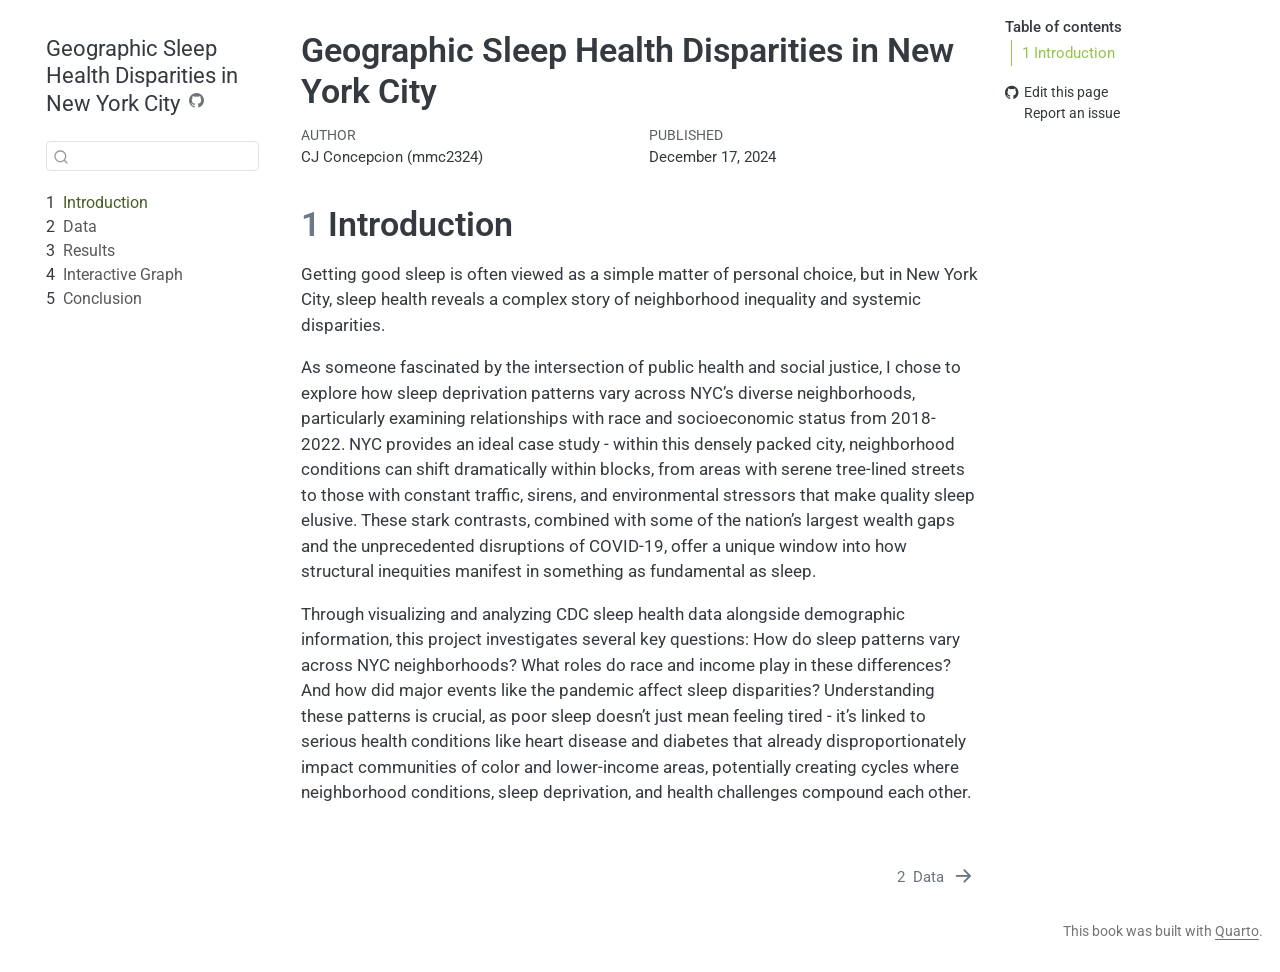
<file: docs/index.html>
<!DOCTYPE html>
<html xmlns="http://www.w3.org/1999/xhtml" lang="en" xml:lang="en"><head>

<meta charset="utf-8">
<meta name="generator" content="quarto-1.5.57">

<meta name="viewport" content="width=device-width, initial-scale=1.0, user-scalable=yes">

<meta name="author" content="CJ Concepcion (mmc2324)">
<meta name="dcterms.date" content="2024-12-17">

<title>Geographic Sleep Health Disparities in New York City</title>
<style>
code{white-space: pre-wrap;}
span.smallcaps{font-variant: small-caps;}
div.columns{display: flex; gap: min(4vw, 1.5em);}
div.column{flex: auto; overflow-x: auto;}
div.hanging-indent{margin-left: 1.5em; text-indent: -1.5em;}
ul.task-list{list-style: none;}
ul.task-list li input[type="checkbox"] {
  width: 0.8em;
  margin: 0 0.8em 0.2em -1em; /* quarto-specific, see https://github.com/quarto-dev/quarto-cli/issues/4556 */ 
  vertical-align: middle;
}
</style>


<script src="site_libs/quarto-nav/quarto-nav.js"></script>
<script src="site_libs/quarto-nav/headroom.min.js"></script>
<script src="site_libs/clipboard/clipboard.min.js"></script>
<script src="site_libs/quarto-search/autocomplete.umd.js"></script>
<script src="site_libs/quarto-search/fuse.min.js"></script>
<script src="site_libs/quarto-search/quarto-search.js"></script>
<meta name="quarto:offset" content="./">
<link href="./data.html" rel="next">
<script src="site_libs/quarto-html/quarto.js"></script>
<script src="site_libs/quarto-html/popper.min.js"></script>
<script src="site_libs/quarto-html/tippy.umd.min.js"></script>
<script src="site_libs/quarto-html/anchor.min.js"></script>
<link href="site_libs/quarto-html/tippy.css" rel="stylesheet">
<link href="site_libs/quarto-html/quarto-syntax-highlighting.css" rel="stylesheet" id="quarto-text-highlighting-styles">
<script src="site_libs/bootstrap/bootstrap.min.js"></script>
<link href="site_libs/bootstrap/bootstrap-icons.css" rel="stylesheet">
<link href="site_libs/bootstrap/bootstrap.min.css" rel="stylesheet" id="quarto-bootstrap" data-mode="light">
<script id="quarto-search-options" type="application/json">{
  "location": "sidebar",
  "copy-button": false,
  "collapse-after": 3,
  "panel-placement": "start",
  "type": "textbox",
  "limit": 50,
  "keyboard-shortcut": [
    "f",
    "/",
    "s"
  ],
  "show-item-context": false,
  "language": {
    "search-no-results-text": "No results",
    "search-matching-documents-text": "matching documents",
    "search-copy-link-title": "Copy link to search",
    "search-hide-matches-text": "Hide additional matches",
    "search-more-match-text": "more match in this document",
    "search-more-matches-text": "more matches in this document",
    "search-clear-button-title": "Clear",
    "search-text-placeholder": "",
    "search-detached-cancel-button-title": "Cancel",
    "search-submit-button-title": "Submit",
    "search-label": "Search"
  }
}</script>
<style>
iframe {
  width: 100%;
  height: 600px;
  border: none;
}
</style>


</head>

<body class="nav-sidebar floating">

<div id="quarto-search-results"></div>
  <header id="quarto-header" class="headroom fixed-top">
  <nav class="quarto-secondary-nav">
    <div class="container-fluid d-flex">
      <button type="button" class="quarto-btn-toggle btn" data-bs-toggle="collapse" role="button" data-bs-target=".quarto-sidebar-collapse-item" aria-controls="quarto-sidebar" aria-expanded="false" aria-label="Toggle sidebar navigation" onclick="if (window.quartoToggleHeadroom) { window.quartoToggleHeadroom(); }">
        <i class="bi bi-layout-text-sidebar-reverse"></i>
      </button>
        <nav class="quarto-page-breadcrumbs" aria-label="breadcrumb"><ol class="breadcrumb"><li class="breadcrumb-item"><a href="./index.html"><span class="chapter-number">1</span>&nbsp; <span class="chapter-title">Introduction</span></a></li></ol></nav>
        <a class="flex-grow-1" role="navigation" data-bs-toggle="collapse" data-bs-target=".quarto-sidebar-collapse-item" aria-controls="quarto-sidebar" aria-expanded="false" aria-label="Toggle sidebar navigation" onclick="if (window.quartoToggleHeadroom) { window.quartoToggleHeadroom(); }">      
        </a>
      <button type="button" class="btn quarto-search-button" aria-label="Search" onclick="window.quartoOpenSearch();">
        <i class="bi bi-search"></i>
      </button>
    </div>
  </nav>
</header>
<!-- content -->
<div id="quarto-content" class="quarto-container page-columns page-rows-contents page-layout-article">
<!-- sidebar -->
  <nav id="quarto-sidebar" class="sidebar collapse collapse-horizontal quarto-sidebar-collapse-item sidebar-navigation floating overflow-auto">
    <div class="pt-lg-2 mt-2 text-left sidebar-header">
    <div class="sidebar-title mb-0 py-0">
      <a href="./">Geographic Sleep Health Disparities in New York City</a> 
        <div class="sidebar-tools-main">
    <a href="https://github.com/cj-concepcion/sleep-health" title="Source Code" class="quarto-navigation-tool px-1" aria-label="Source Code"><i class="bi bi-github"></i></a>
</div>
    </div>
      </div>
        <div class="mt-2 flex-shrink-0 align-items-center">
        <div class="sidebar-search">
        <div id="quarto-search" class="" title="Search"></div>
        </div>
        </div>
    <div class="sidebar-menu-container"> 
    <ul class="list-unstyled mt-1">
        <li class="sidebar-item">
  <div class="sidebar-item-container"> 
  <a href="./index.html" class="sidebar-item-text sidebar-link active">
 <span class="menu-text"><span class="chapter-number">1</span>&nbsp; <span class="chapter-title">Introduction</span></span></a>
  </div>
</li>
        <li class="sidebar-item">
  <div class="sidebar-item-container"> 
  <a href="./data.html" class="sidebar-item-text sidebar-link">
 <span class="menu-text"><span class="chapter-number">2</span>&nbsp; <span class="chapter-title">Data</span></span></a>
  </div>
</li>
        <li class="sidebar-item">
  <div class="sidebar-item-container"> 
  <a href="./results.html" class="sidebar-item-text sidebar-link">
 <span class="menu-text"><span class="chapter-number">3</span>&nbsp; <span class="chapter-title">Results</span></span></a>
  </div>
</li>
        <li class="sidebar-item">
  <div class="sidebar-item-container"> 
  <a href="./d3graph.html" class="sidebar-item-text sidebar-link">
 <span class="menu-text"><span class="chapter-number">4</span>&nbsp; <span class="chapter-title">Interactive Graph</span></span></a>
  </div>
</li>
        <li class="sidebar-item">
  <div class="sidebar-item-container"> 
  <a href="./conclusion.html" class="sidebar-item-text sidebar-link">
 <span class="menu-text"><span class="chapter-number">5</span>&nbsp; <span class="chapter-title">Conclusion</span></span></a>
  </div>
</li>
    </ul>
    </div>
</nav>
<div id="quarto-sidebar-glass" class="quarto-sidebar-collapse-item" data-bs-toggle="collapse" data-bs-target=".quarto-sidebar-collapse-item"></div>
<!-- margin-sidebar -->
    <div id="quarto-margin-sidebar" class="sidebar margin-sidebar">
        <nav id="TOC" role="doc-toc" class="toc-active">
    <h2 id="toc-title">Table of contents</h2>
   
  <ul>
  <li><a href="#introduction" id="toc-introduction" class="nav-link active" data-scroll-target="#introduction"><span class="header-section-number">1</span> Introduction</a></li>
  </ul>
<div class="toc-actions"><ul><li><a href="https://github.com/cj-concepcion/sleep-health/edit/main/index.qmd" class="toc-action"><i class="bi bi-github"></i>Edit this page</a></li><li><a href="https://github.com/cj-concepcion/sleep-health/issues/new" class="toc-action"><i class="bi empty"></i>Report an issue</a></li></ul></div></nav>
    </div>
<!-- main -->
<main class="content" id="quarto-document-content">

<header id="title-block-header" class="quarto-title-block default">
<div class="quarto-title">
<h1 class="title">Geographic Sleep Health Disparities in New York City</h1>
</div>



<div class="quarto-title-meta">

    <div>
    <div class="quarto-title-meta-heading">Author</div>
    <div class="quarto-title-meta-contents">
             <p>CJ Concepcion (mmc2324) </p>
          </div>
  </div>
    
    <div>
    <div class="quarto-title-meta-heading">Published</div>
    <div class="quarto-title-meta-contents">
      <p class="date">December 17, 2024</p>
    </div>
  </div>
  
    
  </div>
  


</header>


<section id="introduction" class="level1" data-number="1">
<h1 data-number="1"><span class="header-section-number">1</span> Introduction</h1>
<p>Getting good sleep is often viewed as a simple matter of personal choice, but in New York City, sleep health reveals a complex story of neighborhood inequality and systemic disparities.</p>
<p>As someone fascinated by the intersection of public health and social justice, I chose to explore how sleep deprivation patterns vary across NYC’s diverse neighborhoods, particularly examining relationships with race and socioeconomic status from 2018-2022. NYC provides an ideal case study - within this densely packed city, neighborhood conditions can shift dramatically within blocks, from areas with serene tree-lined streets to those with constant traffic, sirens, and environmental stressors that make quality sleep elusive. These stark contrasts, combined with some of the nation’s largest wealth gaps and the unprecedented disruptions of COVID-19, offer a unique window into how structural inequities manifest in something as fundamental as sleep.</p>
<p>Through visualizing and analyzing CDC sleep health data alongside demographic information, this project investigates several key questions: How do sleep patterns vary across NYC neighborhoods? What roles do race and income play in these differences? And how did major events like the pandemic affect sleep disparities? Understanding these patterns is crucial, as poor sleep doesn’t just mean feeling tired - it’s linked to serious health conditions like heart disease and diabetes that already disproportionately impact communities of color and lower-income areas, potentially creating cycles where neighborhood conditions, sleep deprivation, and health challenges compound each other.</p>


</section>

</main> <!-- /main -->
<script id="quarto-html-after-body" type="application/javascript">
window.document.addEventListener("DOMContentLoaded", function (event) {
  const toggleBodyColorMode = (bsSheetEl) => {
    const mode = bsSheetEl.getAttribute("data-mode");
    const bodyEl = window.document.querySelector("body");
    if (mode === "dark") {
      bodyEl.classList.add("quarto-dark");
      bodyEl.classList.remove("quarto-light");
    } else {
      bodyEl.classList.add("quarto-light");
      bodyEl.classList.remove("quarto-dark");
    }
  }
  const toggleBodyColorPrimary = () => {
    const bsSheetEl = window.document.querySelector("link#quarto-bootstrap");
    if (bsSheetEl) {
      toggleBodyColorMode(bsSheetEl);
    }
  }
  toggleBodyColorPrimary();  
  const icon = "";
  const anchorJS = new window.AnchorJS();
  anchorJS.options = {
    placement: 'right',
    icon: icon
  };
  anchorJS.add('.anchored');
  const isCodeAnnotation = (el) => {
    for (const clz of el.classList) {
      if (clz.startsWith('code-annotation-')) {                     
        return true;
      }
    }
    return false;
  }
  const onCopySuccess = function(e) {
    // button target
    const button = e.trigger;
    // don't keep focus
    button.blur();
    // flash "checked"
    button.classList.add('code-copy-button-checked');
    var currentTitle = button.getAttribute("title");
    button.setAttribute("title", "Copied!");
    let tooltip;
    if (window.bootstrap) {
      button.setAttribute("data-bs-toggle", "tooltip");
      button.setAttribute("data-bs-placement", "left");
      button.setAttribute("data-bs-title", "Copied!");
      tooltip = new bootstrap.Tooltip(button, 
        { trigger: "manual", 
          customClass: "code-copy-button-tooltip",
          offset: [0, -8]});
      tooltip.show();    
    }
    setTimeout(function() {
      if (tooltip) {
        tooltip.hide();
        button.removeAttribute("data-bs-title");
        button.removeAttribute("data-bs-toggle");
        button.removeAttribute("data-bs-placement");
      }
      button.setAttribute("title", currentTitle);
      button.classList.remove('code-copy-button-checked');
    }, 1000);
    // clear code selection
    e.clearSelection();
  }
  const getTextToCopy = function(trigger) {
      const codeEl = trigger.previousElementSibling.cloneNode(true);
      for (const childEl of codeEl.children) {
        if (isCodeAnnotation(childEl)) {
          childEl.remove();
        }
      }
      return codeEl.innerText;
  }
  const clipboard = new window.ClipboardJS('.code-copy-button:not([data-in-quarto-modal])', {
    text: getTextToCopy
  });
  clipboard.on('success', onCopySuccess);
  if (window.document.getElementById('quarto-embedded-source-code-modal')) {
    // For code content inside modals, clipBoardJS needs to be initialized with a container option
    // TODO: Check when it could be a function (https://github.com/zenorocha/clipboard.js/issues/860)
    const clipboardModal = new window.ClipboardJS('.code-copy-button[data-in-quarto-modal]', {
      text: getTextToCopy,
      container: window.document.getElementById('quarto-embedded-source-code-modal')
    });
    clipboardModal.on('success', onCopySuccess);
  }
    var localhostRegex = new RegExp(/^(?:http|https):\/\/localhost\:?[0-9]*\//);
    var mailtoRegex = new RegExp(/^mailto:/);
      var filterRegex = new RegExp('/' + window.location.host + '/');
    var isInternal = (href) => {
        return filterRegex.test(href) || localhostRegex.test(href) || mailtoRegex.test(href);
    }
    // Inspect non-navigation links and adorn them if external
 	var links = window.document.querySelectorAll('a[href]:not(.nav-link):not(.navbar-brand):not(.toc-action):not(.sidebar-link):not(.sidebar-item-toggle):not(.pagination-link):not(.no-external):not([aria-hidden]):not(.dropdown-item):not(.quarto-navigation-tool):not(.about-link)');
    for (var i=0; i<links.length; i++) {
      const link = links[i];
      if (!isInternal(link.href)) {
        // undo the damage that might have been done by quarto-nav.js in the case of
        // links that we want to consider external
        if (link.dataset.originalHref !== undefined) {
          link.href = link.dataset.originalHref;
        }
      }
    }
  function tippyHover(el, contentFn, onTriggerFn, onUntriggerFn) {
    const config = {
      allowHTML: true,
      maxWidth: 500,
      delay: 100,
      arrow: false,
      appendTo: function(el) {
          return el.parentElement;
      },
      interactive: true,
      interactiveBorder: 10,
      theme: 'quarto',
      placement: 'bottom-start',
    };
    if (contentFn) {
      config.content = contentFn;
    }
    if (onTriggerFn) {
      config.onTrigger = onTriggerFn;
    }
    if (onUntriggerFn) {
      config.onUntrigger = onUntriggerFn;
    }
    window.tippy(el, config); 
  }
  const noterefs = window.document.querySelectorAll('a[role="doc-noteref"]');
  for (var i=0; i<noterefs.length; i++) {
    const ref = noterefs[i];
    tippyHover(ref, function() {
      // use id or data attribute instead here
      let href = ref.getAttribute('data-footnote-href') || ref.getAttribute('href');
      try { href = new URL(href).hash; } catch {}
      const id = href.replace(/^#\/?/, "");
      const note = window.document.getElementById(id);
      if (note) {
        return note.innerHTML;
      } else {
        return "";
      }
    });
  }
  const xrefs = window.document.querySelectorAll('a.quarto-xref');
  const processXRef = (id, note) => {
    // Strip column container classes
    const stripColumnClz = (el) => {
      el.classList.remove("page-full", "page-columns");
      if (el.children) {
        for (const child of el.children) {
          stripColumnClz(child);
        }
      }
    }
    stripColumnClz(note)
    if (id === null || id.startsWith('sec-')) {
      // Special case sections, only their first couple elements
      const container = document.createElement("div");
      if (note.children && note.children.length > 2) {
        container.appendChild(note.children[0].cloneNode(true));
        for (let i = 1; i < note.children.length; i++) {
          const child = note.children[i];
          if (child.tagName === "P" && child.innerText === "") {
            continue;
          } else {
            container.appendChild(child.cloneNode(true));
            break;
          }
        }
        if (window.Quarto?.typesetMath) {
          window.Quarto.typesetMath(container);
        }
        return container.innerHTML
      } else {
        if (window.Quarto?.typesetMath) {
          window.Quarto.typesetMath(note);
        }
        return note.innerHTML;
      }
    } else {
      // Remove any anchor links if they are present
      const anchorLink = note.querySelector('a.anchorjs-link');
      if (anchorLink) {
        anchorLink.remove();
      }
      if (window.Quarto?.typesetMath) {
        window.Quarto.typesetMath(note);
      }
      // TODO in 1.5, we should make sure this works without a callout special case
      if (note.classList.contains("callout")) {
        return note.outerHTML;
      } else {
        return note.innerHTML;
      }
    }
  }
  for (var i=0; i<xrefs.length; i++) {
    const xref = xrefs[i];
    tippyHover(xref, undefined, function(instance) {
      instance.disable();
      let url = xref.getAttribute('href');
      let hash = undefined; 
      if (url.startsWith('#')) {
        hash = url;
      } else {
        try { hash = new URL(url).hash; } catch {}
      }
      if (hash) {
        const id = hash.replace(/^#\/?/, "");
        const note = window.document.getElementById(id);
        if (note !== null) {
          try {
            const html = processXRef(id, note.cloneNode(true));
            instance.setContent(html);
          } finally {
            instance.enable();
            instance.show();
          }
        } else {
          // See if we can fetch this
          fetch(url.split('#')[0])
          .then(res => res.text())
          .then(html => {
            const parser = new DOMParser();
            const htmlDoc = parser.parseFromString(html, "text/html");
            const note = htmlDoc.getElementById(id);
            if (note !== null) {
              const html = processXRef(id, note);
              instance.setContent(html);
            } 
          }).finally(() => {
            instance.enable();
            instance.show();
          });
        }
      } else {
        // See if we can fetch a full url (with no hash to target)
        // This is a special case and we should probably do some content thinning / targeting
        fetch(url)
        .then(res => res.text())
        .then(html => {
          const parser = new DOMParser();
          const htmlDoc = parser.parseFromString(html, "text/html");
          const note = htmlDoc.querySelector('main.content');
          if (note !== null) {
            // This should only happen for chapter cross references
            // (since there is no id in the URL)
            // remove the first header
            if (note.children.length > 0 && note.children[0].tagName === "HEADER") {
              note.children[0].remove();
            }
            const html = processXRef(null, note);
            instance.setContent(html);
          } 
        }).finally(() => {
          instance.enable();
          instance.show();
        });
      }
    }, function(instance) {
    });
  }
      let selectedAnnoteEl;
      const selectorForAnnotation = ( cell, annotation) => {
        let cellAttr = 'data-code-cell="' + cell + '"';
        let lineAttr = 'data-code-annotation="' +  annotation + '"';
        const selector = 'span[' + cellAttr + '][' + lineAttr + ']';
        return selector;
      }
      const selectCodeLines = (annoteEl) => {
        const doc = window.document;
        const targetCell = annoteEl.getAttribute("data-target-cell");
        const targetAnnotation = annoteEl.getAttribute("data-target-annotation");
        const annoteSpan = window.document.querySelector(selectorForAnnotation(targetCell, targetAnnotation));
        const lines = annoteSpan.getAttribute("data-code-lines").split(",");
        const lineIds = lines.map((line) => {
          return targetCell + "-" + line;
        })
        let top = null;
        let height = null;
        let parent = null;
        if (lineIds.length > 0) {
            //compute the position of the single el (top and bottom and make a div)
            const el = window.document.getElementById(lineIds[0]);
            top = el.offsetTop;
            height = el.offsetHeight;
            parent = el.parentElement.parentElement;
          if (lineIds.length > 1) {
            const lastEl = window.document.getElementById(lineIds[lineIds.length - 1]);
            const bottom = lastEl.offsetTop + lastEl.offsetHeight;
            height = bottom - top;
          }
          if (top !== null && height !== null && parent !== null) {
            // cook up a div (if necessary) and position it 
            let div = window.document.getElementById("code-annotation-line-highlight");
            if (div === null) {
              div = window.document.createElement("div");
              div.setAttribute("id", "code-annotation-line-highlight");
              div.style.position = 'absolute';
              parent.appendChild(div);
            }
            div.style.top = top - 2 + "px";
            div.style.height = height + 4 + "px";
            div.style.left = 0;
            let gutterDiv = window.document.getElementById("code-annotation-line-highlight-gutter");
            if (gutterDiv === null) {
              gutterDiv = window.document.createElement("div");
              gutterDiv.setAttribute("id", "code-annotation-line-highlight-gutter");
              gutterDiv.style.position = 'absolute';
              const codeCell = window.document.getElementById(targetCell);
              const gutter = codeCell.querySelector('.code-annotation-gutter');
              gutter.appendChild(gutterDiv);
            }
            gutterDiv.style.top = top - 2 + "px";
            gutterDiv.style.height = height + 4 + "px";
          }
          selectedAnnoteEl = annoteEl;
        }
      };
      const unselectCodeLines = () => {
        const elementsIds = ["code-annotation-line-highlight", "code-annotation-line-highlight-gutter"];
        elementsIds.forEach((elId) => {
          const div = window.document.getElementById(elId);
          if (div) {
            div.remove();
          }
        });
        selectedAnnoteEl = undefined;
      };
        // Handle positioning of the toggle
    window.addEventListener(
      "resize",
      throttle(() => {
        elRect = undefined;
        if (selectedAnnoteEl) {
          selectCodeLines(selectedAnnoteEl);
        }
      }, 10)
    );
    function throttle(fn, ms) {
    let throttle = false;
    let timer;
      return (...args) => {
        if(!throttle) { // first call gets through
            fn.apply(this, args);
            throttle = true;
        } else { // all the others get throttled
            if(timer) clearTimeout(timer); // cancel #2
            timer = setTimeout(() => {
              fn.apply(this, args);
              timer = throttle = false;
            }, ms);
        }
      };
    }
      // Attach click handler to the DT
      const annoteDls = window.document.querySelectorAll('dt[data-target-cell]');
      for (const annoteDlNode of annoteDls) {
        annoteDlNode.addEventListener('click', (event) => {
          const clickedEl = event.target;
          if (clickedEl !== selectedAnnoteEl) {
            unselectCodeLines();
            const activeEl = window.document.querySelector('dt[data-target-cell].code-annotation-active');
            if (activeEl) {
              activeEl.classList.remove('code-annotation-active');
            }
            selectCodeLines(clickedEl);
            clickedEl.classList.add('code-annotation-active');
          } else {
            // Unselect the line
            unselectCodeLines();
            clickedEl.classList.remove('code-annotation-active');
          }
        });
      }
  const findCites = (el) => {
    const parentEl = el.parentElement;
    if (parentEl) {
      const cites = parentEl.dataset.cites;
      if (cites) {
        return {
          el,
          cites: cites.split(' ')
        };
      } else {
        return findCites(el.parentElement)
      }
    } else {
      return undefined;
    }
  };
  var bibliorefs = window.document.querySelectorAll('a[role="doc-biblioref"]');
  for (var i=0; i<bibliorefs.length; i++) {
    const ref = bibliorefs[i];
    const citeInfo = findCites(ref);
    if (citeInfo) {
      tippyHover(citeInfo.el, function() {
        var popup = window.document.createElement('div');
        citeInfo.cites.forEach(function(cite) {
          var citeDiv = window.document.createElement('div');
          citeDiv.classList.add('hanging-indent');
          citeDiv.classList.add('csl-entry');
          var biblioDiv = window.document.getElementById('ref-' + cite);
          if (biblioDiv) {
            citeDiv.innerHTML = biblioDiv.innerHTML;
          }
          popup.appendChild(citeDiv);
        });
        return popup.innerHTML;
      });
    }
  }
});
</script>
<nav class="page-navigation">
  <div class="nav-page nav-page-previous">
  </div>
  <div class="nav-page nav-page-next">
      <a href="./data.html" class="pagination-link" aria-label="Data">
        <span class="nav-page-text"><span class="chapter-number">2</span>&nbsp; <span class="chapter-title">Data</span></span> <i class="bi bi-arrow-right-short"></i>
      </a>
  </div>
</nav>
</div> <!-- /content -->
<footer class="footer">
  <div class="nav-footer">
    <div class="nav-footer-left">
      &nbsp;
    </div>   
    <div class="nav-footer-center">
      &nbsp;
    <div class="toc-actions d-sm-block d-md-none"><ul><li><a href="https://github.com/cj-concepcion/sleep-health/edit/main/index.qmd" class="toc-action"><i class="bi bi-github"></i>Edit this page</a></li><li><a href="https://github.com/cj-concepcion/sleep-health/issues/new" class="toc-action"><i class="bi empty"></i>Report an issue</a></li></ul></div></div>
    <div class="nav-footer-right">
<p>This book was built with <a href="https://quarto.org/">Quarto</a>.</p>
</div>
  </div>
</footer>




</body></html>
</file>
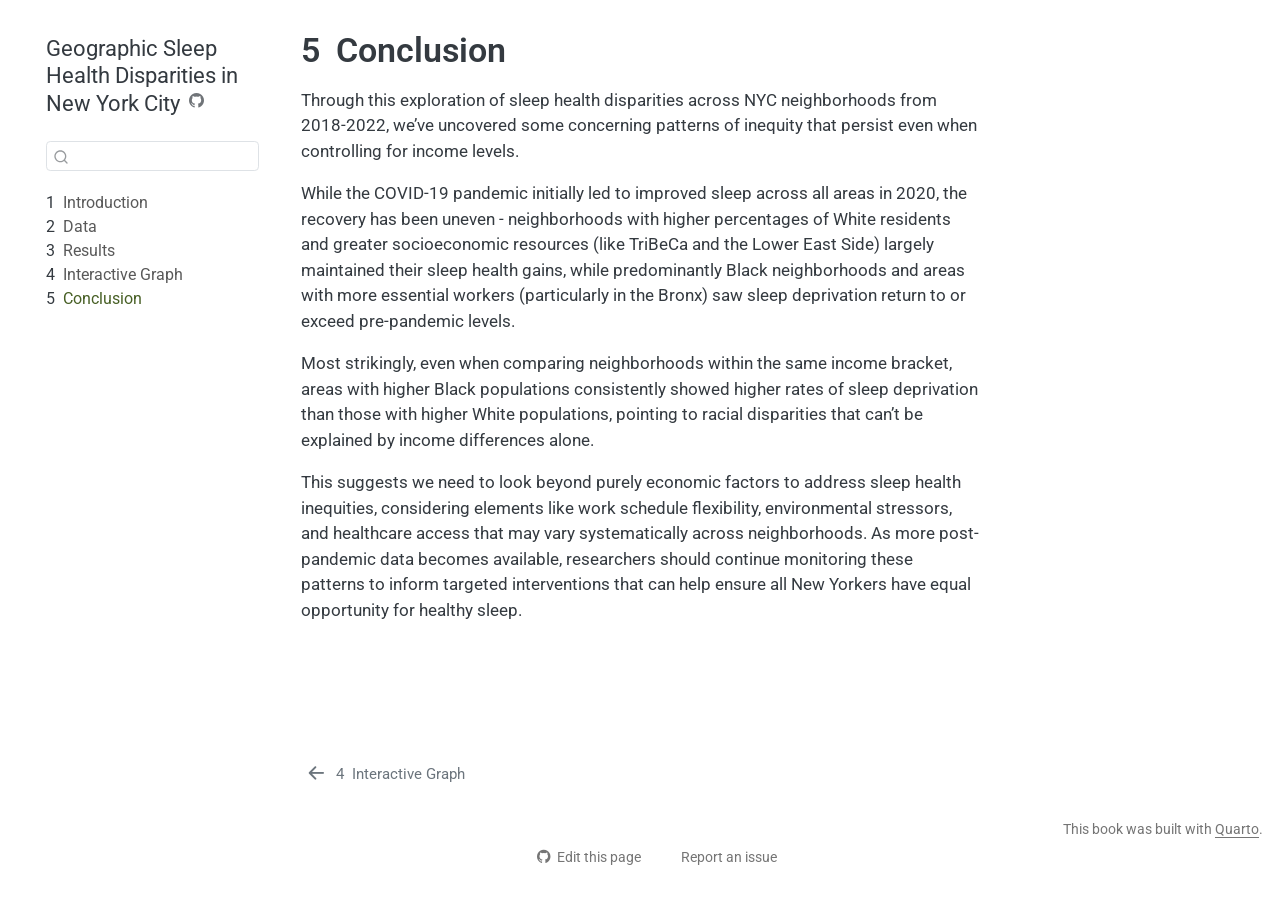
<file: docs/conclusion.html>
<!DOCTYPE html>
<html xmlns="http://www.w3.org/1999/xhtml" lang="en" xml:lang="en"><head>

<meta charset="utf-8">
<meta name="generator" content="quarto-1.5.57">

<meta name="viewport" content="width=device-width, initial-scale=1.0, user-scalable=yes">


<title>5&nbsp; Conclusion – Geographic Sleep Health Disparities in New York City</title>
<style>
code{white-space: pre-wrap;}
span.smallcaps{font-variant: small-caps;}
div.columns{display: flex; gap: min(4vw, 1.5em);}
div.column{flex: auto; overflow-x: auto;}
div.hanging-indent{margin-left: 1.5em; text-indent: -1.5em;}
ul.task-list{list-style: none;}
ul.task-list li input[type="checkbox"] {
  width: 0.8em;
  margin: 0 0.8em 0.2em -1em; /* quarto-specific, see https://github.com/quarto-dev/quarto-cli/issues/4556 */ 
  vertical-align: middle;
}
</style>


<script src="site_libs/quarto-nav/quarto-nav.js"></script>
<script src="site_libs/quarto-nav/headroom.min.js"></script>
<script src="site_libs/clipboard/clipboard.min.js"></script>
<script src="site_libs/quarto-search/autocomplete.umd.js"></script>
<script src="site_libs/quarto-search/fuse.min.js"></script>
<script src="site_libs/quarto-search/quarto-search.js"></script>
<meta name="quarto:offset" content="./">
<link href="./d3graph.html" rel="prev">
<script src="site_libs/quarto-html/quarto.js"></script>
<script src="site_libs/quarto-html/popper.min.js"></script>
<script src="site_libs/quarto-html/tippy.umd.min.js"></script>
<script src="site_libs/quarto-html/anchor.min.js"></script>
<link href="site_libs/quarto-html/tippy.css" rel="stylesheet">
<link href="site_libs/quarto-html/quarto-syntax-highlighting.css" rel="stylesheet" id="quarto-text-highlighting-styles">
<script src="site_libs/bootstrap/bootstrap.min.js"></script>
<link href="site_libs/bootstrap/bootstrap-icons.css" rel="stylesheet">
<link href="site_libs/bootstrap/bootstrap.min.css" rel="stylesheet" id="quarto-bootstrap" data-mode="light">
<script id="quarto-search-options" type="application/json">{
  "location": "sidebar",
  "copy-button": false,
  "collapse-after": 3,
  "panel-placement": "start",
  "type": "textbox",
  "limit": 50,
  "keyboard-shortcut": [
    "f",
    "/",
    "s"
  ],
  "show-item-context": false,
  "language": {
    "search-no-results-text": "No results",
    "search-matching-documents-text": "matching documents",
    "search-copy-link-title": "Copy link to search",
    "search-hide-matches-text": "Hide additional matches",
    "search-more-match-text": "more match in this document",
    "search-more-matches-text": "more matches in this document",
    "search-clear-button-title": "Clear",
    "search-text-placeholder": "",
    "search-detached-cancel-button-title": "Cancel",
    "search-submit-button-title": "Submit",
    "search-label": "Search"
  }
}</script>
<style>
iframe {
  width: 100%;
  height: 600px;
  border: none;
}
</style>


</head>

<body class="nav-sidebar floating">

<div id="quarto-search-results"></div>
  <header id="quarto-header" class="headroom fixed-top">
  <nav class="quarto-secondary-nav">
    <div class="container-fluid d-flex">
      <button type="button" class="quarto-btn-toggle btn" data-bs-toggle="collapse" role="button" data-bs-target=".quarto-sidebar-collapse-item" aria-controls="quarto-sidebar" aria-expanded="false" aria-label="Toggle sidebar navigation" onclick="if (window.quartoToggleHeadroom) { window.quartoToggleHeadroom(); }">
        <i class="bi bi-layout-text-sidebar-reverse"></i>
      </button>
        <nav class="quarto-page-breadcrumbs" aria-label="breadcrumb"><ol class="breadcrumb"><li class="breadcrumb-item"><a href="./conclusion.html"><span class="chapter-number">5</span>&nbsp; <span class="chapter-title">Conclusion</span></a></li></ol></nav>
        <a class="flex-grow-1" role="navigation" data-bs-toggle="collapse" data-bs-target=".quarto-sidebar-collapse-item" aria-controls="quarto-sidebar" aria-expanded="false" aria-label="Toggle sidebar navigation" onclick="if (window.quartoToggleHeadroom) { window.quartoToggleHeadroom(); }">      
        </a>
      <button type="button" class="btn quarto-search-button" aria-label="Search" onclick="window.quartoOpenSearch();">
        <i class="bi bi-search"></i>
      </button>
    </div>
  </nav>
</header>
<!-- content -->
<div id="quarto-content" class="quarto-container page-columns page-rows-contents page-layout-article">
<!-- sidebar -->
  <nav id="quarto-sidebar" class="sidebar collapse collapse-horizontal quarto-sidebar-collapse-item sidebar-navigation floating overflow-auto">
    <div class="pt-lg-2 mt-2 text-left sidebar-header">
    <div class="sidebar-title mb-0 py-0">
      <a href="./">Geographic Sleep Health Disparities in New York City</a> 
        <div class="sidebar-tools-main">
    <a href="https://github.com/cj-concepcion/sleep-health" title="Source Code" class="quarto-navigation-tool px-1" aria-label="Source Code"><i class="bi bi-github"></i></a>
</div>
    </div>
      </div>
        <div class="mt-2 flex-shrink-0 align-items-center">
        <div class="sidebar-search">
        <div id="quarto-search" class="" title="Search"></div>
        </div>
        </div>
    <div class="sidebar-menu-container"> 
    <ul class="list-unstyled mt-1">
        <li class="sidebar-item">
  <div class="sidebar-item-container"> 
  <a href="./index.html" class="sidebar-item-text sidebar-link">
 <span class="menu-text"><span class="chapter-number">1</span>&nbsp; <span class="chapter-title">Introduction</span></span></a>
  </div>
</li>
        <li class="sidebar-item">
  <div class="sidebar-item-container"> 
  <a href="./data.html" class="sidebar-item-text sidebar-link">
 <span class="menu-text"><span class="chapter-number">2</span>&nbsp; <span class="chapter-title">Data</span></span></a>
  </div>
</li>
        <li class="sidebar-item">
  <div class="sidebar-item-container"> 
  <a href="./results.html" class="sidebar-item-text sidebar-link">
 <span class="menu-text"><span class="chapter-number">3</span>&nbsp; <span class="chapter-title">Results</span></span></a>
  </div>
</li>
        <li class="sidebar-item">
  <div class="sidebar-item-container"> 
  <a href="./d3graph.html" class="sidebar-item-text sidebar-link">
 <span class="menu-text"><span class="chapter-number">4</span>&nbsp; <span class="chapter-title">Interactive Graph</span></span></a>
  </div>
</li>
        <li class="sidebar-item">
  <div class="sidebar-item-container"> 
  <a href="./conclusion.html" class="sidebar-item-text sidebar-link active">
 <span class="menu-text"><span class="chapter-number">5</span>&nbsp; <span class="chapter-title">Conclusion</span></span></a>
  </div>
</li>
    </ul>
    </div>
</nav>
<div id="quarto-sidebar-glass" class="quarto-sidebar-collapse-item" data-bs-toggle="collapse" data-bs-target=".quarto-sidebar-collapse-item"></div>
<!-- margin-sidebar -->
    <div id="quarto-margin-sidebar" class="sidebar margin-sidebar zindex-bottom">
        
    </div>
<!-- main -->
<main class="content" id="quarto-document-content">

<header id="title-block-header" class="quarto-title-block default">
<div class="quarto-title">
<h1 class="title"><span class="chapter-number">5</span>&nbsp; <span class="chapter-title">Conclusion</span></h1>
</div>



<div class="quarto-title-meta">

    
  
    
  </div>
  


</header>


<p>Through this exploration of sleep health disparities across NYC neighborhoods from 2018-2022, we’ve uncovered some concerning patterns of inequity that persist even when controlling for income levels.</p>
<p>While the COVID-19 pandemic initially led to improved sleep across all areas in 2020, the recovery has been uneven - neighborhoods with higher percentages of White residents and greater socioeconomic resources (like TriBeCa and the Lower East Side) largely maintained their sleep health gains, while predominantly Black neighborhoods and areas with more essential workers (particularly in the Bronx) saw sleep deprivation return to or exceed pre-pandemic levels.</p>
<p>Most strikingly, even when comparing neighborhoods within the same income bracket, areas with higher Black populations consistently showed higher rates of sleep deprivation than those with higher White populations, pointing to racial disparities that can’t be explained by income differences alone.</p>
<p>This suggests we need to look beyond purely economic factors to address sleep health inequities, considering elements like work schedule flexibility, environmental stressors, and healthcare access that may vary systematically across neighborhoods. As more post-pandemic data becomes available, researchers should continue monitoring these patterns to inform targeted interventions that can help ensure all New Yorkers have equal opportunity for healthy sleep.</p>



</main> <!-- /main -->
<script id="quarto-html-after-body" type="application/javascript">
window.document.addEventListener("DOMContentLoaded", function (event) {
  const toggleBodyColorMode = (bsSheetEl) => {
    const mode = bsSheetEl.getAttribute("data-mode");
    const bodyEl = window.document.querySelector("body");
    if (mode === "dark") {
      bodyEl.classList.add("quarto-dark");
      bodyEl.classList.remove("quarto-light");
    } else {
      bodyEl.classList.add("quarto-light");
      bodyEl.classList.remove("quarto-dark");
    }
  }
  const toggleBodyColorPrimary = () => {
    const bsSheetEl = window.document.querySelector("link#quarto-bootstrap");
    if (bsSheetEl) {
      toggleBodyColorMode(bsSheetEl);
    }
  }
  toggleBodyColorPrimary();  
  const icon = "";
  const anchorJS = new window.AnchorJS();
  anchorJS.options = {
    placement: 'right',
    icon: icon
  };
  anchorJS.add('.anchored');
  const isCodeAnnotation = (el) => {
    for (const clz of el.classList) {
      if (clz.startsWith('code-annotation-')) {                     
        return true;
      }
    }
    return false;
  }
  const onCopySuccess = function(e) {
    // button target
    const button = e.trigger;
    // don't keep focus
    button.blur();
    // flash "checked"
    button.classList.add('code-copy-button-checked');
    var currentTitle = button.getAttribute("title");
    button.setAttribute("title", "Copied!");
    let tooltip;
    if (window.bootstrap) {
      button.setAttribute("data-bs-toggle", "tooltip");
      button.setAttribute("data-bs-placement", "left");
      button.setAttribute("data-bs-title", "Copied!");
      tooltip = new bootstrap.Tooltip(button, 
        { trigger: "manual", 
          customClass: "code-copy-button-tooltip",
          offset: [0, -8]});
      tooltip.show();    
    }
    setTimeout(function() {
      if (tooltip) {
        tooltip.hide();
        button.removeAttribute("data-bs-title");
        button.removeAttribute("data-bs-toggle");
        button.removeAttribute("data-bs-placement");
      }
      button.setAttribute("title", currentTitle);
      button.classList.remove('code-copy-button-checked');
    }, 1000);
    // clear code selection
    e.clearSelection();
  }
  const getTextToCopy = function(trigger) {
      const codeEl = trigger.previousElementSibling.cloneNode(true);
      for (const childEl of codeEl.children) {
        if (isCodeAnnotation(childEl)) {
          childEl.remove();
        }
      }
      return codeEl.innerText;
  }
  const clipboard = new window.ClipboardJS('.code-copy-button:not([data-in-quarto-modal])', {
    text: getTextToCopy
  });
  clipboard.on('success', onCopySuccess);
  if (window.document.getElementById('quarto-embedded-source-code-modal')) {
    // For code content inside modals, clipBoardJS needs to be initialized with a container option
    // TODO: Check when it could be a function (https://github.com/zenorocha/clipboard.js/issues/860)
    const clipboardModal = new window.ClipboardJS('.code-copy-button[data-in-quarto-modal]', {
      text: getTextToCopy,
      container: window.document.getElementById('quarto-embedded-source-code-modal')
    });
    clipboardModal.on('success', onCopySuccess);
  }
    var localhostRegex = new RegExp(/^(?:http|https):\/\/localhost\:?[0-9]*\//);
    var mailtoRegex = new RegExp(/^mailto:/);
      var filterRegex = new RegExp('/' + window.location.host + '/');
    var isInternal = (href) => {
        return filterRegex.test(href) || localhostRegex.test(href) || mailtoRegex.test(href);
    }
    // Inspect non-navigation links and adorn them if external
 	var links = window.document.querySelectorAll('a[href]:not(.nav-link):not(.navbar-brand):not(.toc-action):not(.sidebar-link):not(.sidebar-item-toggle):not(.pagination-link):not(.no-external):not([aria-hidden]):not(.dropdown-item):not(.quarto-navigation-tool):not(.about-link)');
    for (var i=0; i<links.length; i++) {
      const link = links[i];
      if (!isInternal(link.href)) {
        // undo the damage that might have been done by quarto-nav.js in the case of
        // links that we want to consider external
        if (link.dataset.originalHref !== undefined) {
          link.href = link.dataset.originalHref;
        }
      }
    }
  function tippyHover(el, contentFn, onTriggerFn, onUntriggerFn) {
    const config = {
      allowHTML: true,
      maxWidth: 500,
      delay: 100,
      arrow: false,
      appendTo: function(el) {
          return el.parentElement;
      },
      interactive: true,
      interactiveBorder: 10,
      theme: 'quarto',
      placement: 'bottom-start',
    };
    if (contentFn) {
      config.content = contentFn;
    }
    if (onTriggerFn) {
      config.onTrigger = onTriggerFn;
    }
    if (onUntriggerFn) {
      config.onUntrigger = onUntriggerFn;
    }
    window.tippy(el, config); 
  }
  const noterefs = window.document.querySelectorAll('a[role="doc-noteref"]');
  for (var i=0; i<noterefs.length; i++) {
    const ref = noterefs[i];
    tippyHover(ref, function() {
      // use id or data attribute instead here
      let href = ref.getAttribute('data-footnote-href') || ref.getAttribute('href');
      try { href = new URL(href).hash; } catch {}
      const id = href.replace(/^#\/?/, "");
      const note = window.document.getElementById(id);
      if (note) {
        return note.innerHTML;
      } else {
        return "";
      }
    });
  }
  const xrefs = window.document.querySelectorAll('a.quarto-xref');
  const processXRef = (id, note) => {
    // Strip column container classes
    const stripColumnClz = (el) => {
      el.classList.remove("page-full", "page-columns");
      if (el.children) {
        for (const child of el.children) {
          stripColumnClz(child);
        }
      }
    }
    stripColumnClz(note)
    if (id === null || id.startsWith('sec-')) {
      // Special case sections, only their first couple elements
      const container = document.createElement("div");
      if (note.children && note.children.length > 2) {
        container.appendChild(note.children[0].cloneNode(true));
        for (let i = 1; i < note.children.length; i++) {
          const child = note.children[i];
          if (child.tagName === "P" && child.innerText === "") {
            continue;
          } else {
            container.appendChild(child.cloneNode(true));
            break;
          }
        }
        if (window.Quarto?.typesetMath) {
          window.Quarto.typesetMath(container);
        }
        return container.innerHTML
      } else {
        if (window.Quarto?.typesetMath) {
          window.Quarto.typesetMath(note);
        }
        return note.innerHTML;
      }
    } else {
      // Remove any anchor links if they are present
      const anchorLink = note.querySelector('a.anchorjs-link');
      if (anchorLink) {
        anchorLink.remove();
      }
      if (window.Quarto?.typesetMath) {
        window.Quarto.typesetMath(note);
      }
      // TODO in 1.5, we should make sure this works without a callout special case
      if (note.classList.contains("callout")) {
        return note.outerHTML;
      } else {
        return note.innerHTML;
      }
    }
  }
  for (var i=0; i<xrefs.length; i++) {
    const xref = xrefs[i];
    tippyHover(xref, undefined, function(instance) {
      instance.disable();
      let url = xref.getAttribute('href');
      let hash = undefined; 
      if (url.startsWith('#')) {
        hash = url;
      } else {
        try { hash = new URL(url).hash; } catch {}
      }
      if (hash) {
        const id = hash.replace(/^#\/?/, "");
        const note = window.document.getElementById(id);
        if (note !== null) {
          try {
            const html = processXRef(id, note.cloneNode(true));
            instance.setContent(html);
          } finally {
            instance.enable();
            instance.show();
          }
        } else {
          // See if we can fetch this
          fetch(url.split('#')[0])
          .then(res => res.text())
          .then(html => {
            const parser = new DOMParser();
            const htmlDoc = parser.parseFromString(html, "text/html");
            const note = htmlDoc.getElementById(id);
            if (note !== null) {
              const html = processXRef(id, note);
              instance.setContent(html);
            } 
          }).finally(() => {
            instance.enable();
            instance.show();
          });
        }
      } else {
        // See if we can fetch a full url (with no hash to target)
        // This is a special case and we should probably do some content thinning / targeting
        fetch(url)
        .then(res => res.text())
        .then(html => {
          const parser = new DOMParser();
          const htmlDoc = parser.parseFromString(html, "text/html");
          const note = htmlDoc.querySelector('main.content');
          if (note !== null) {
            // This should only happen for chapter cross references
            // (since there is no id in the URL)
            // remove the first header
            if (note.children.length > 0 && note.children[0].tagName === "HEADER") {
              note.children[0].remove();
            }
            const html = processXRef(null, note);
            instance.setContent(html);
          } 
        }).finally(() => {
          instance.enable();
          instance.show();
        });
      }
    }, function(instance) {
    });
  }
      let selectedAnnoteEl;
      const selectorForAnnotation = ( cell, annotation) => {
        let cellAttr = 'data-code-cell="' + cell + '"';
        let lineAttr = 'data-code-annotation="' +  annotation + '"';
        const selector = 'span[' + cellAttr + '][' + lineAttr + ']';
        return selector;
      }
      const selectCodeLines = (annoteEl) => {
        const doc = window.document;
        const targetCell = annoteEl.getAttribute("data-target-cell");
        const targetAnnotation = annoteEl.getAttribute("data-target-annotation");
        const annoteSpan = window.document.querySelector(selectorForAnnotation(targetCell, targetAnnotation));
        const lines = annoteSpan.getAttribute("data-code-lines").split(",");
        const lineIds = lines.map((line) => {
          return targetCell + "-" + line;
        })
        let top = null;
        let height = null;
        let parent = null;
        if (lineIds.length > 0) {
            //compute the position of the single el (top and bottom and make a div)
            const el = window.document.getElementById(lineIds[0]);
            top = el.offsetTop;
            height = el.offsetHeight;
            parent = el.parentElement.parentElement;
          if (lineIds.length > 1) {
            const lastEl = window.document.getElementById(lineIds[lineIds.length - 1]);
            const bottom = lastEl.offsetTop + lastEl.offsetHeight;
            height = bottom - top;
          }
          if (top !== null && height !== null && parent !== null) {
            // cook up a div (if necessary) and position it 
            let div = window.document.getElementById("code-annotation-line-highlight");
            if (div === null) {
              div = window.document.createElement("div");
              div.setAttribute("id", "code-annotation-line-highlight");
              div.style.position = 'absolute';
              parent.appendChild(div);
            }
            div.style.top = top - 2 + "px";
            div.style.height = height + 4 + "px";
            div.style.left = 0;
            let gutterDiv = window.document.getElementById("code-annotation-line-highlight-gutter");
            if (gutterDiv === null) {
              gutterDiv = window.document.createElement("div");
              gutterDiv.setAttribute("id", "code-annotation-line-highlight-gutter");
              gutterDiv.style.position = 'absolute';
              const codeCell = window.document.getElementById(targetCell);
              const gutter = codeCell.querySelector('.code-annotation-gutter');
              gutter.appendChild(gutterDiv);
            }
            gutterDiv.style.top = top - 2 + "px";
            gutterDiv.style.height = height + 4 + "px";
          }
          selectedAnnoteEl = annoteEl;
        }
      };
      const unselectCodeLines = () => {
        const elementsIds = ["code-annotation-line-highlight", "code-annotation-line-highlight-gutter"];
        elementsIds.forEach((elId) => {
          const div = window.document.getElementById(elId);
          if (div) {
            div.remove();
          }
        });
        selectedAnnoteEl = undefined;
      };
        // Handle positioning of the toggle
    window.addEventListener(
      "resize",
      throttle(() => {
        elRect = undefined;
        if (selectedAnnoteEl) {
          selectCodeLines(selectedAnnoteEl);
        }
      }, 10)
    );
    function throttle(fn, ms) {
    let throttle = false;
    let timer;
      return (...args) => {
        if(!throttle) { // first call gets through
            fn.apply(this, args);
            throttle = true;
        } else { // all the others get throttled
            if(timer) clearTimeout(timer); // cancel #2
            timer = setTimeout(() => {
              fn.apply(this, args);
              timer = throttle = false;
            }, ms);
        }
      };
    }
      // Attach click handler to the DT
      const annoteDls = window.document.querySelectorAll('dt[data-target-cell]');
      for (const annoteDlNode of annoteDls) {
        annoteDlNode.addEventListener('click', (event) => {
          const clickedEl = event.target;
          if (clickedEl !== selectedAnnoteEl) {
            unselectCodeLines();
            const activeEl = window.document.querySelector('dt[data-target-cell].code-annotation-active');
            if (activeEl) {
              activeEl.classList.remove('code-annotation-active');
            }
            selectCodeLines(clickedEl);
            clickedEl.classList.add('code-annotation-active');
          } else {
            // Unselect the line
            unselectCodeLines();
            clickedEl.classList.remove('code-annotation-active');
          }
        });
      }
  const findCites = (el) => {
    const parentEl = el.parentElement;
    if (parentEl) {
      const cites = parentEl.dataset.cites;
      if (cites) {
        return {
          el,
          cites: cites.split(' ')
        };
      } else {
        return findCites(el.parentElement)
      }
    } else {
      return undefined;
    }
  };
  var bibliorefs = window.document.querySelectorAll('a[role="doc-biblioref"]');
  for (var i=0; i<bibliorefs.length; i++) {
    const ref = bibliorefs[i];
    const citeInfo = findCites(ref);
    if (citeInfo) {
      tippyHover(citeInfo.el, function() {
        var popup = window.document.createElement('div');
        citeInfo.cites.forEach(function(cite) {
          var citeDiv = window.document.createElement('div');
          citeDiv.classList.add('hanging-indent');
          citeDiv.classList.add('csl-entry');
          var biblioDiv = window.document.getElementById('ref-' + cite);
          if (biblioDiv) {
            citeDiv.innerHTML = biblioDiv.innerHTML;
          }
          popup.appendChild(citeDiv);
        });
        return popup.innerHTML;
      });
    }
  }
});
</script>
<nav class="page-navigation">
  <div class="nav-page nav-page-previous">
      <a href="./d3graph.html" class="pagination-link" aria-label="Interactive Graph">
        <i class="bi bi-arrow-left-short"></i> <span class="nav-page-text"><span class="chapter-number">4</span>&nbsp; <span class="chapter-title">Interactive Graph</span></span>
      </a>          
  </div>
  <div class="nav-page nav-page-next">
  </div>
</nav>
</div> <!-- /content -->
<footer class="footer">
  <div class="nav-footer">
    <div class="nav-footer-left">
      &nbsp;
    </div>   
    <div class="nav-footer-center">
      &nbsp;
    <div class="toc-actions"><ul><li><a href="https://github.com/cj-concepcion/sleep-health/edit/main/conclusion.qmd" class="toc-action"><i class="bi bi-github"></i>Edit this page</a></li><li><a href="https://github.com/cj-concepcion/sleep-health/issues/new" class="toc-action"><i class="bi empty"></i>Report an issue</a></li></ul></div></div>
    <div class="nav-footer-right">
<p>This book was built with <a href="https://quarto.org/">Quarto</a>.</p>
</div>
  </div>
</footer>




</body></html>
</file>
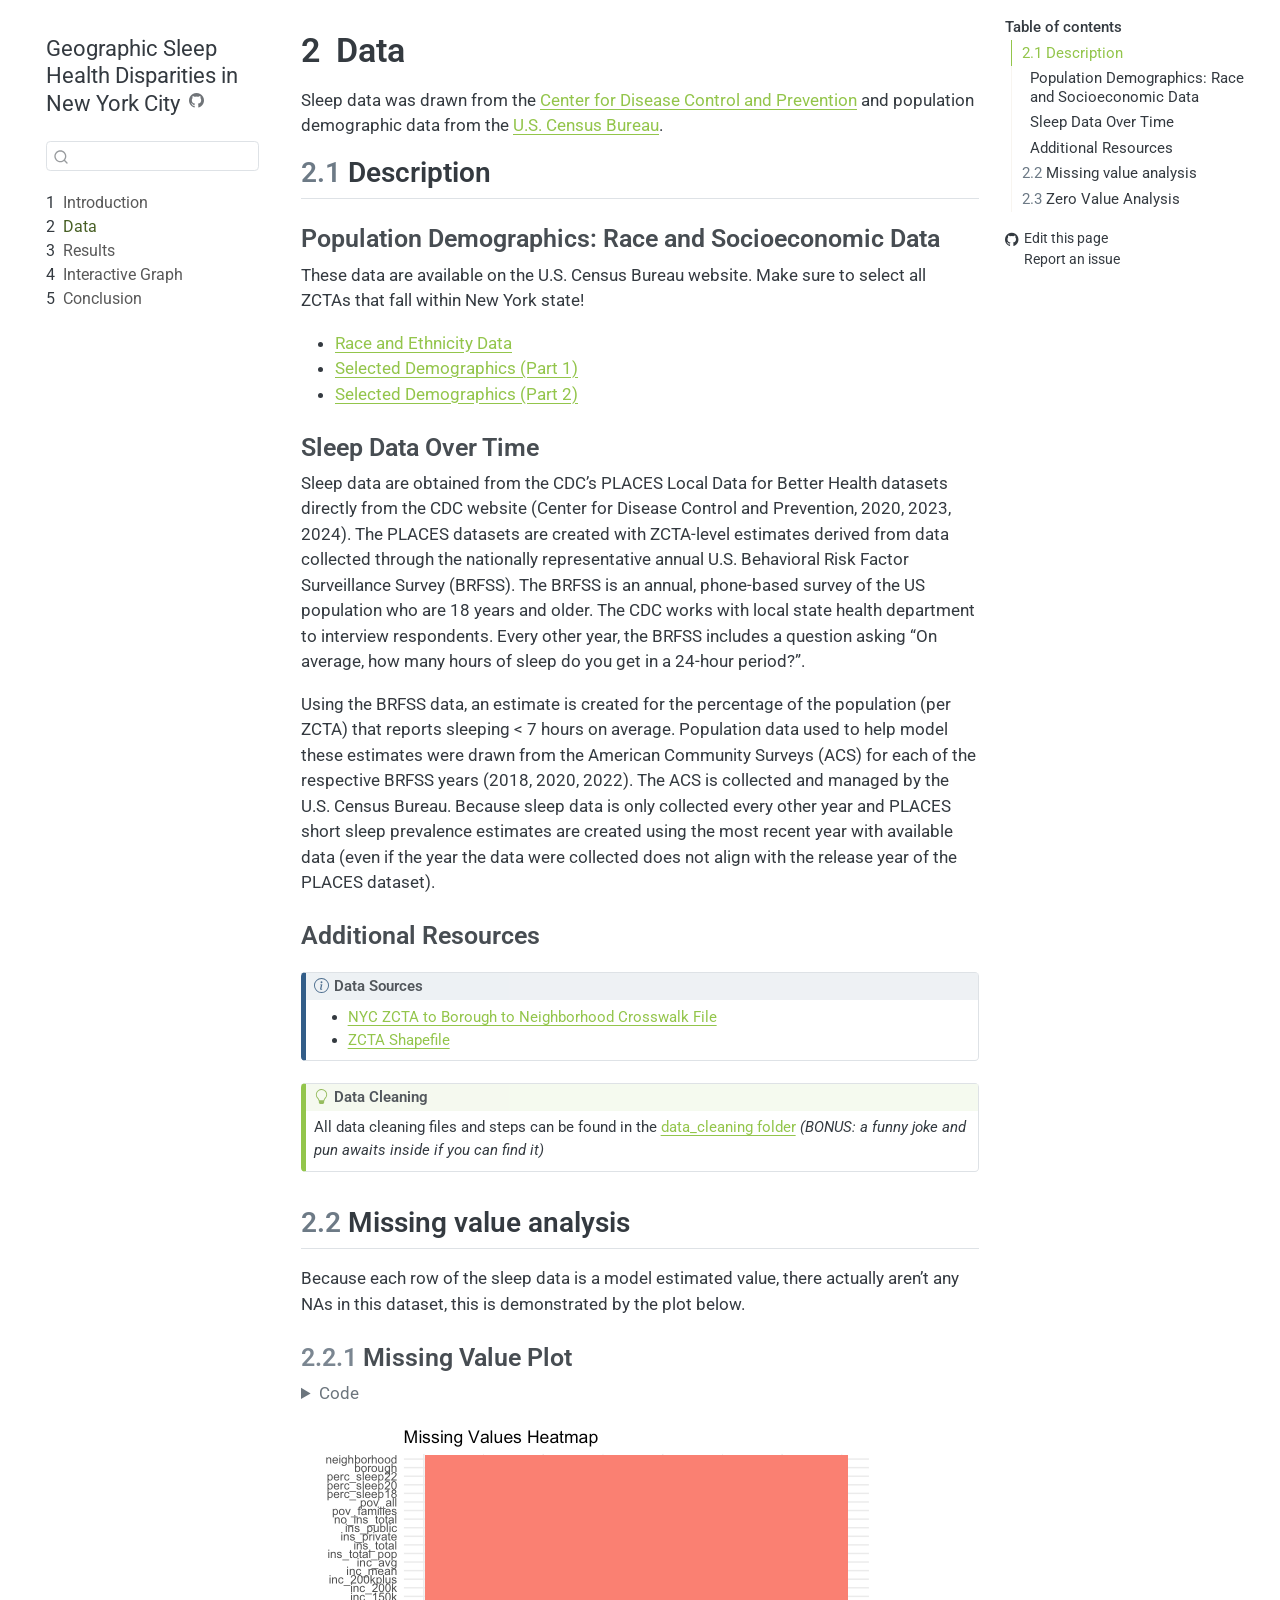
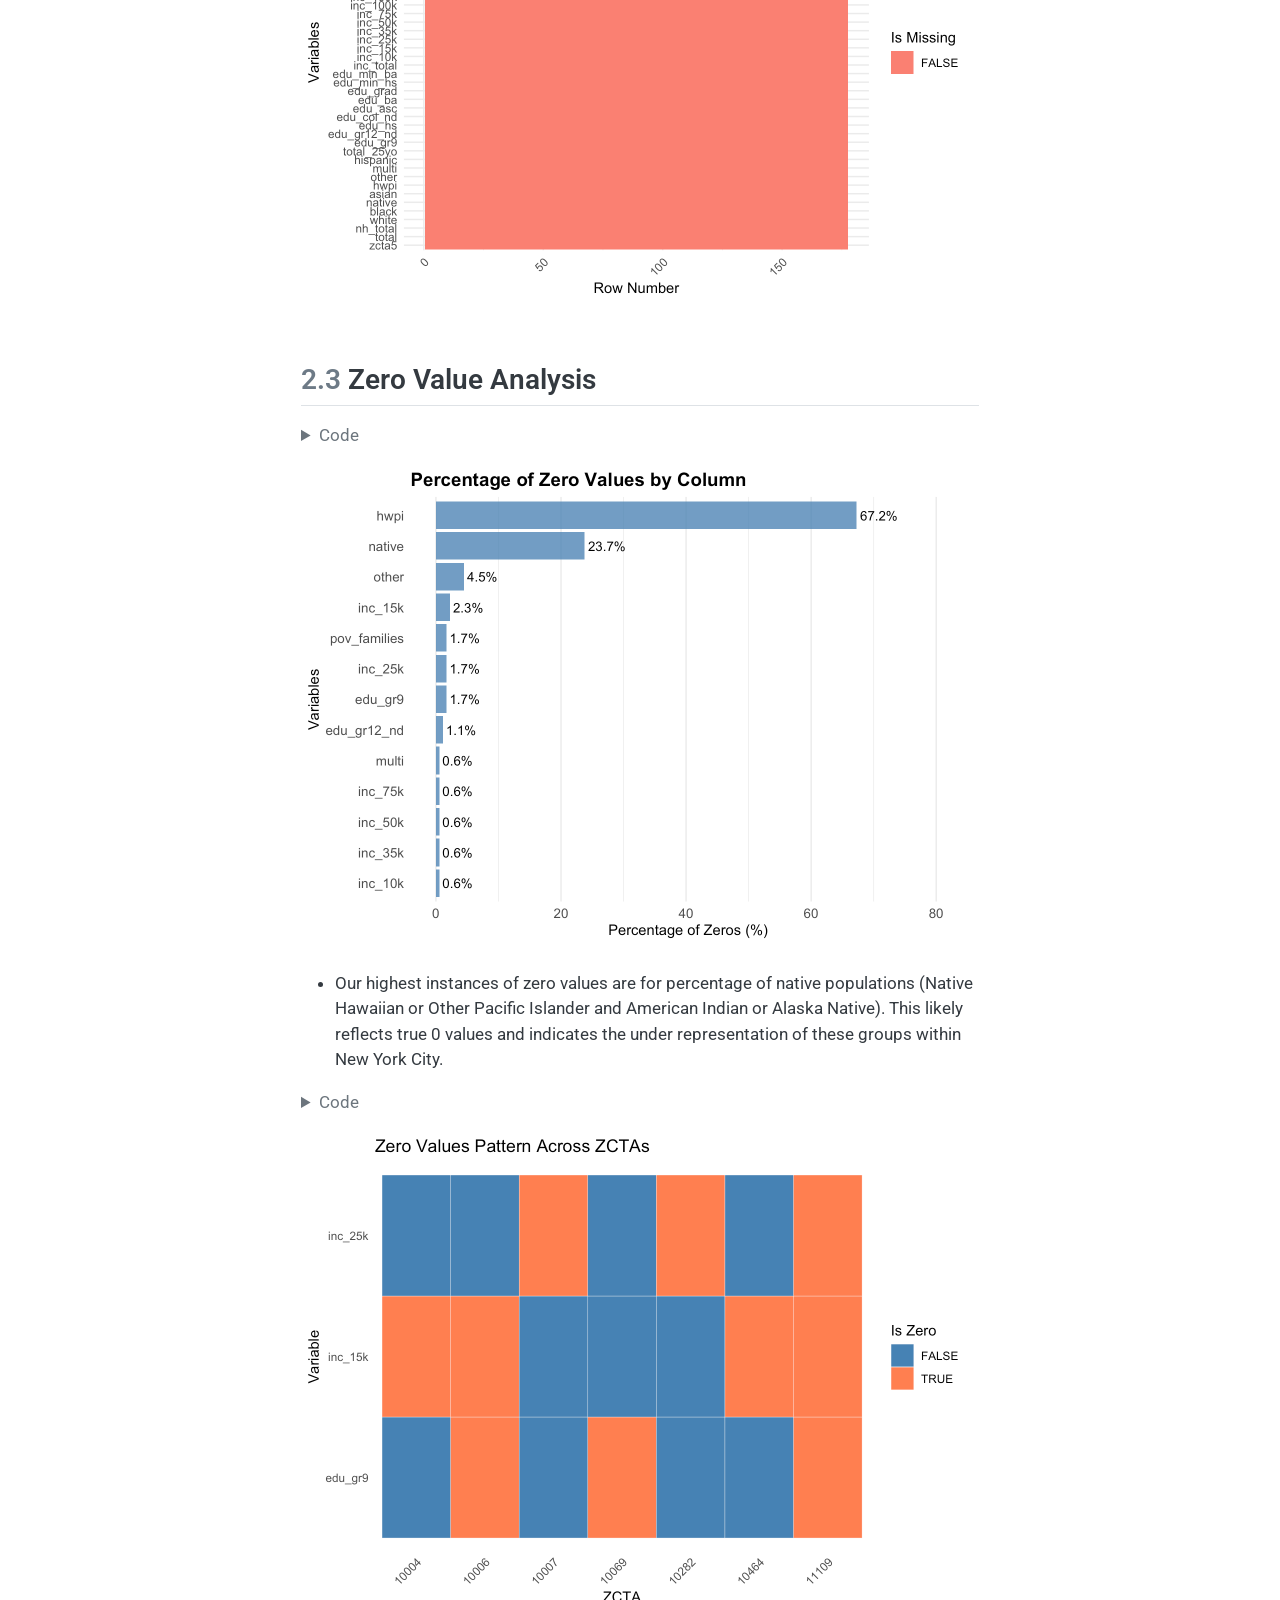
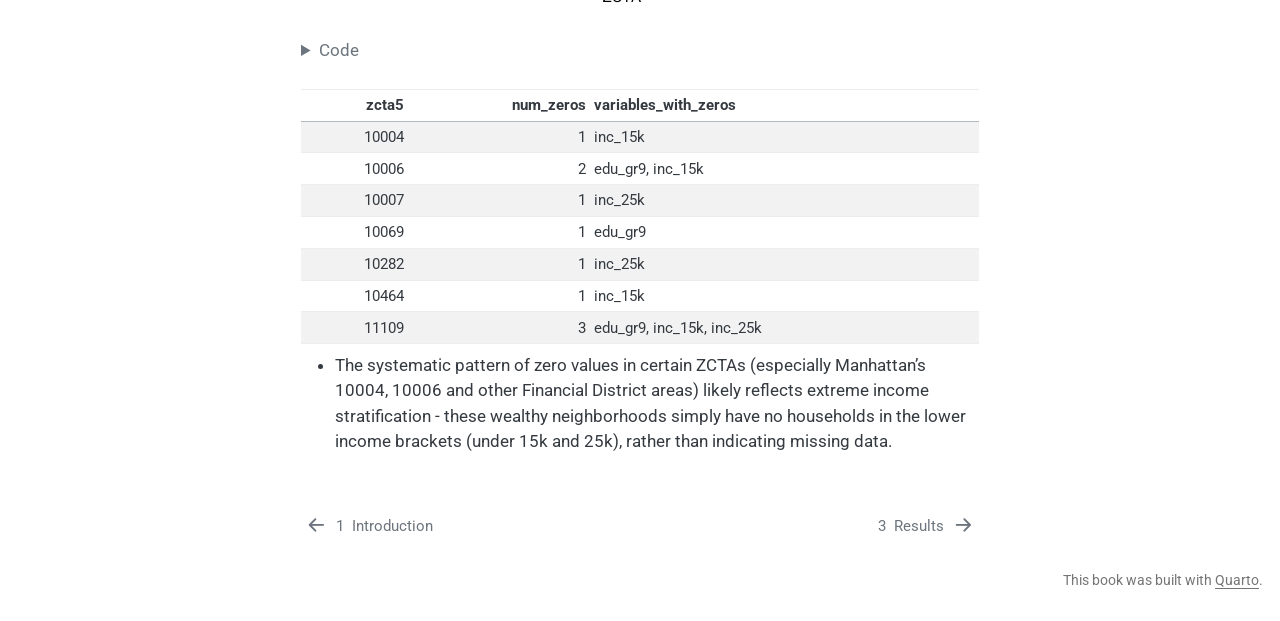
<file: docs/data.html>
<!DOCTYPE html>
<html xmlns="http://www.w3.org/1999/xhtml" lang="en" xml:lang="en"><head>

<meta charset="utf-8">
<meta name="generator" content="quarto-1.5.57">

<meta name="viewport" content="width=device-width, initial-scale=1.0, user-scalable=yes">


<title>2&nbsp; Data – Geographic Sleep Health Disparities in New York City</title>
<style>
code{white-space: pre-wrap;}
span.smallcaps{font-variant: small-caps;}
div.columns{display: flex; gap: min(4vw, 1.5em);}
div.column{flex: auto; overflow-x: auto;}
div.hanging-indent{margin-left: 1.5em; text-indent: -1.5em;}
ul.task-list{list-style: none;}
ul.task-list li input[type="checkbox"] {
  width: 0.8em;
  margin: 0 0.8em 0.2em -1em; /* quarto-specific, see https://github.com/quarto-dev/quarto-cli/issues/4556 */ 
  vertical-align: middle;
}
/* CSS for syntax highlighting */
pre > code.sourceCode { white-space: pre; position: relative; }
pre > code.sourceCode > span { line-height: 1.25; }
pre > code.sourceCode > span:empty { height: 1.2em; }
.sourceCode { overflow: visible; }
code.sourceCode > span { color: inherit; text-decoration: inherit; }
div.sourceCode { margin: 1em 0; }
pre.sourceCode { margin: 0; }
@media screen {
div.sourceCode { overflow: auto; }
}
@media print {
pre > code.sourceCode { white-space: pre-wrap; }
pre > code.sourceCode > span { display: inline-block; text-indent: -5em; padding-left: 5em; }
}
pre.numberSource code
  { counter-reset: source-line 0; }
pre.numberSource code > span
  { position: relative; left: -4em; counter-increment: source-line; }
pre.numberSource code > span > a:first-child::before
  { content: counter(source-line);
    position: relative; left: -1em; text-align: right; vertical-align: baseline;
    border: none; display: inline-block;
    -webkit-touch-callout: none; -webkit-user-select: none;
    -khtml-user-select: none; -moz-user-select: none;
    -ms-user-select: none; user-select: none;
    padding: 0 4px; width: 4em;
  }
pre.numberSource { margin-left: 3em;  padding-left: 4px; }
div.sourceCode
  {   }
@media screen {
pre > code.sourceCode > span > a:first-child::before { text-decoration: underline; }
}
</style>


<script src="site_libs/quarto-nav/quarto-nav.js"></script>
<script src="site_libs/quarto-nav/headroom.min.js"></script>
<script src="site_libs/clipboard/clipboard.min.js"></script>
<script src="site_libs/quarto-search/autocomplete.umd.js"></script>
<script src="site_libs/quarto-search/fuse.min.js"></script>
<script src="site_libs/quarto-search/quarto-search.js"></script>
<meta name="quarto:offset" content="./">
<link href="./results.html" rel="next">
<link href="./index.html" rel="prev">
<script src="site_libs/quarto-html/quarto.js"></script>
<script src="site_libs/quarto-html/popper.min.js"></script>
<script src="site_libs/quarto-html/tippy.umd.min.js"></script>
<script src="site_libs/quarto-html/anchor.min.js"></script>
<link href="site_libs/quarto-html/tippy.css" rel="stylesheet">
<link href="site_libs/quarto-html/quarto-syntax-highlighting.css" rel="stylesheet" id="quarto-text-highlighting-styles">
<script src="site_libs/bootstrap/bootstrap.min.js"></script>
<link href="site_libs/bootstrap/bootstrap-icons.css" rel="stylesheet">
<link href="site_libs/bootstrap/bootstrap.min.css" rel="stylesheet" id="quarto-bootstrap" data-mode="light">
<script id="quarto-search-options" type="application/json">{
  "location": "sidebar",
  "copy-button": false,
  "collapse-after": 3,
  "panel-placement": "start",
  "type": "textbox",
  "limit": 50,
  "keyboard-shortcut": [
    "f",
    "/",
    "s"
  ],
  "show-item-context": false,
  "language": {
    "search-no-results-text": "No results",
    "search-matching-documents-text": "matching documents",
    "search-copy-link-title": "Copy link to search",
    "search-hide-matches-text": "Hide additional matches",
    "search-more-match-text": "more match in this document",
    "search-more-matches-text": "more matches in this document",
    "search-clear-button-title": "Clear",
    "search-text-placeholder": "",
    "search-detached-cancel-button-title": "Cancel",
    "search-submit-button-title": "Submit",
    "search-label": "Search"
  }
}</script>
<style>
iframe {
  width: 100%;
  height: 600px;
  border: none;
}
</style>


</head>

<body class="nav-sidebar floating">

<div id="quarto-search-results"></div>
  <header id="quarto-header" class="headroom fixed-top">
  <nav class="quarto-secondary-nav">
    <div class="container-fluid d-flex">
      <button type="button" class="quarto-btn-toggle btn" data-bs-toggle="collapse" role="button" data-bs-target=".quarto-sidebar-collapse-item" aria-controls="quarto-sidebar" aria-expanded="false" aria-label="Toggle sidebar navigation" onclick="if (window.quartoToggleHeadroom) { window.quartoToggleHeadroom(); }">
        <i class="bi bi-layout-text-sidebar-reverse"></i>
      </button>
        <nav class="quarto-page-breadcrumbs" aria-label="breadcrumb"><ol class="breadcrumb"><li class="breadcrumb-item"><a href="./data.html"><span class="chapter-number">2</span>&nbsp; <span class="chapter-title">Data</span></a></li></ol></nav>
        <a class="flex-grow-1" role="navigation" data-bs-toggle="collapse" data-bs-target=".quarto-sidebar-collapse-item" aria-controls="quarto-sidebar" aria-expanded="false" aria-label="Toggle sidebar navigation" onclick="if (window.quartoToggleHeadroom) { window.quartoToggleHeadroom(); }">      
        </a>
      <button type="button" class="btn quarto-search-button" aria-label="Search" onclick="window.quartoOpenSearch();">
        <i class="bi bi-search"></i>
      </button>
    </div>
  </nav>
</header>
<!-- content -->
<div id="quarto-content" class="quarto-container page-columns page-rows-contents page-layout-article">
<!-- sidebar -->
  <nav id="quarto-sidebar" class="sidebar collapse collapse-horizontal quarto-sidebar-collapse-item sidebar-navigation floating overflow-auto">
    <div class="pt-lg-2 mt-2 text-left sidebar-header">
    <div class="sidebar-title mb-0 py-0">
      <a href="./">Geographic Sleep Health Disparities in New York City</a> 
        <div class="sidebar-tools-main">
    <a href="https://github.com/cj-concepcion/sleep-health" title="Source Code" class="quarto-navigation-tool px-1" aria-label="Source Code"><i class="bi bi-github"></i></a>
</div>
    </div>
      </div>
        <div class="mt-2 flex-shrink-0 align-items-center">
        <div class="sidebar-search">
        <div id="quarto-search" class="" title="Search"></div>
        </div>
        </div>
    <div class="sidebar-menu-container"> 
    <ul class="list-unstyled mt-1">
        <li class="sidebar-item">
  <div class="sidebar-item-container"> 
  <a href="./index.html" class="sidebar-item-text sidebar-link">
 <span class="menu-text"><span class="chapter-number">1</span>&nbsp; <span class="chapter-title">Introduction</span></span></a>
  </div>
</li>
        <li class="sidebar-item">
  <div class="sidebar-item-container"> 
  <a href="./data.html" class="sidebar-item-text sidebar-link active">
 <span class="menu-text"><span class="chapter-number">2</span>&nbsp; <span class="chapter-title">Data</span></span></a>
  </div>
</li>
        <li class="sidebar-item">
  <div class="sidebar-item-container"> 
  <a href="./results.html" class="sidebar-item-text sidebar-link">
 <span class="menu-text"><span class="chapter-number">3</span>&nbsp; <span class="chapter-title">Results</span></span></a>
  </div>
</li>
        <li class="sidebar-item">
  <div class="sidebar-item-container"> 
  <a href="./d3graph.html" class="sidebar-item-text sidebar-link">
 <span class="menu-text"><span class="chapter-number">4</span>&nbsp; <span class="chapter-title">Interactive Graph</span></span></a>
  </div>
</li>
        <li class="sidebar-item">
  <div class="sidebar-item-container"> 
  <a href="./conclusion.html" class="sidebar-item-text sidebar-link">
 <span class="menu-text"><span class="chapter-number">5</span>&nbsp; <span class="chapter-title">Conclusion</span></span></a>
  </div>
</li>
    </ul>
    </div>
</nav>
<div id="quarto-sidebar-glass" class="quarto-sidebar-collapse-item" data-bs-toggle="collapse" data-bs-target=".quarto-sidebar-collapse-item"></div>
<!-- margin-sidebar -->
    <div id="quarto-margin-sidebar" class="sidebar margin-sidebar">
        <nav id="TOC" role="doc-toc" class="toc-active">
    <h2 id="toc-title">Table of contents</h2>
   
  <ul>
  <li><a href="#description" id="toc-description" class="nav-link active" data-scroll-target="#description"><span class="header-section-number">2.1</span> Description</a>
  <ul class="collapse">
  <li><a href="#population-demographics-race-and-socioeconomic-data" id="toc-population-demographics-race-and-socioeconomic-data" class="nav-link" data-scroll-target="#population-demographics-race-and-socioeconomic-data">Population Demographics: Race and Socioeconomic Data</a></li>
  <li><a href="#sleep-data-over-time" id="toc-sleep-data-over-time" class="nav-link" data-scroll-target="#sleep-data-over-time">Sleep Data Over Time</a></li>
  <li><a href="#additional-resources" id="toc-additional-resources" class="nav-link" data-scroll-target="#additional-resources">Additional Resources</a></li>
  </ul></li>
  <li><a href="#missing-value-analysis" id="toc-missing-value-analysis" class="nav-link" data-scroll-target="#missing-value-analysis"><span class="header-section-number">2.2</span> Missing value analysis</a>
  <ul class="collapse">
  <li><a href="#missing-value-plot" id="toc-missing-value-plot" class="nav-link" data-scroll-target="#missing-value-plot"><span class="header-section-number">2.2.1</span> Missing Value Plot</a></li>
  </ul></li>
  <li><a href="#zero-value-analysis" id="toc-zero-value-analysis" class="nav-link" data-scroll-target="#zero-value-analysis"><span class="header-section-number">2.3</span> Zero Value Analysis</a></li>
  </ul>
<div class="toc-actions"><ul><li><a href="https://github.com/cj-concepcion/sleep-health/edit/main/data.qmd" class="toc-action"><i class="bi bi-github"></i>Edit this page</a></li><li><a href="https://github.com/cj-concepcion/sleep-health/issues/new" class="toc-action"><i class="bi empty"></i>Report an issue</a></li></ul></div></nav>
    </div>
<!-- main -->
<main class="content" id="quarto-document-content">

<header id="title-block-header" class="quarto-title-block default">
<div class="quarto-title">
<h1 class="title"><span class="chapter-number">2</span>&nbsp; <span class="chapter-title">Data</span></h1>
</div>



<div class="quarto-title-meta">

    
  
    
  </div>
  


</header>


<p>Sleep data was drawn from the <a href="http://www.cdc.gov/places/">Center for Disease Control and Prevention</a> and population demographic data from the <a href="https://data.census.gov/all/tables">U.S. Census Bureau</a>.</p>
<section id="description" class="level2" data-number="2.1">
<h2 data-number="2.1" class="anchored" data-anchor-id="description"><span class="header-section-number">2.1</span> Description</h2>
<section id="population-demographics-race-and-socioeconomic-data" class="level3 unnumbered">
<h3 class="unnumbered anchored" data-anchor-id="population-demographics-race-and-socioeconomic-data">Population Demographics: Race and Socioeconomic Data</h3>
<p>These data are available on the U.S. Census Bureau website. Make sure to select all ZCTAs that fall within New York state!</p>
<ul>
<li><a href="https://data.census.gov/table/ACSDT5Y2022.B03002?q=Race%20and%20Ethnicity&amp;g=040XX00US36$8600000&amp;y=2022">Race and Ethnicity Data</a></li>
<li><a href="https://data.census.gov/table/ACSDP5Y2022.DP03?q=selected%20demographi&amp;g=860XX00US10002,10003,10004,10006&amp;y=2022">Selected Demographics (Part 1)</a></li>
<li><a href="https://data.census.gov/table/ACSDP5Y2022.DP02?q=selected%20demographi&amp;g=860XX00US10002,10003,10004,10006&amp;y=2022">Selected Demographics (Part 2)</a></li>
</ul>
</section>
<section id="sleep-data-over-time" class="level3 unnumbered">
<h3 class="unnumbered anchored" data-anchor-id="sleep-data-over-time">Sleep Data Over Time</h3>
<p>Sleep data are obtained from the CDC’s PLACES Local Data for Better Health datasets directly from the CDC website (Center for Disease Control and Prevention, 2020, 2023, 2024). The PLACES datasets are created with ZCTA-level estimates derived from data collected through the nationally representative annual U.S. Behavioral Risk Factor Surveillance Survey (BRFSS). The BRFSS is an annual, phone-based survey of the US population who are 18 years and older. The CDC works with local state health department to interview respondents. Every other year, the BRFSS includes a question asking “On average, how many hours of sleep do you get in a 24-hour period?”.</p>
<p>Using the BRFSS data, an estimate is created for the percentage of the population (per ZCTA) that reports sleeping &lt; 7 hours on average. Population data used to help model these estimates were drawn from the American Community Surveys (ACS) for each of the respective BRFSS years (2018, 2020, 2022). The ACS is collected and managed by the U.S. Census Bureau. Because sleep data is only collected every other year and PLACES short sleep prevalence estimates are created using the most recent year with available data (even if the year the data were collected does not align with the release year of the PLACES dataset).</p>
</section>
<section id="additional-resources" class="level3 unnumbered">
<h3 class="unnumbered anchored" data-anchor-id="additional-resources">Additional Resources</h3>
<div class="callout callout-style-default callout-note callout-titled">
<div class="callout-header d-flex align-content-center">
<div class="callout-icon-container">
<i class="callout-icon"></i>
</div>
<div class="callout-title-container flex-fill">
Data Sources
</div>
</div>
<div class="callout-body-container callout-body">
<ul>
<li><a href="https://data.cityofnewyork.us/Health/Modified-Zip-Code-Tabulation-Areas-MODZCTA-/pri4-ifjk/data_preview">NYC ZCTA to Borough to Neighborhood Crosswalk File</a></li>
<li><a href="https://nychealth.github.io/covid-maps/modzcta-geo/about.html">ZCTA Shapefile</a></li>
</ul>
</div>
</div>
<div class="callout callout-style-default callout-tip callout-titled">
<div class="callout-header d-flex align-content-center">
<div class="callout-icon-container">
<i class="callout-icon"></i>
</div>
<div class="callout-title-container flex-fill">
Data Cleaning
</div>
</div>
<div class="callout-body-container callout-body">
<p>All data cleaning files and steps can be found in the <a href="https://github.com/cj-concepcion/sleep-health/tree/main/data_cleaning">data_cleaning folder</a> <em>(BONUS: a funny joke and pun awaits inside if you can find it)</em></p>
</div>
</div>
</section>
</section>
<section id="missing-value-analysis" class="level2" data-number="2.2">
<h2 data-number="2.2" class="anchored" data-anchor-id="missing-value-analysis"><span class="header-section-number">2.2</span> Missing value analysis</h2>
<p>Because each row of the sleep data is a model estimated value, there actually aren’t any NAs in this dataset, this is demonstrated by the plot below.</p>
<section id="missing-value-plot" class="level3" data-number="2.2.1">
<h3 data-number="2.2.1" class="anchored" data-anchor-id="missing-value-plot"><span class="header-section-number">2.2.1</span> Missing Value Plot</h3>
<div class="cell">
<details class="code-fold">
<summary>Code</summary>
<div class="sourceCode cell-code" id="cb1"><pre class="sourceCode r code-with-copy"><code class="sourceCode r"><span id="cb1-1"><a href="#cb1-1" aria-hidden="true" tabindex="-1"></a><span class="co"># Load required libraries</span></span>
<span id="cb1-2"><a href="#cb1-2" aria-hidden="true" tabindex="-1"></a><span class="fu">library</span>(tidyverse)</span>
<span id="cb1-3"><a href="#cb1-3" aria-hidden="true" tabindex="-1"></a><span class="fu">library</span>(reshape2)</span>
<span id="cb1-4"><a href="#cb1-4" aria-hidden="true" tabindex="-1"></a></span>
<span id="cb1-5"><a href="#cb1-5" aria-hidden="true" tabindex="-1"></a><span class="co"># Read the data</span></span>
<span id="cb1-6"><a href="#cb1-6" aria-hidden="true" tabindex="-1"></a>df <span class="ot">&lt;-</span> <span class="fu">read.csv</span>(<span class="st">"data_cleaning/sleep_health_final_dataset.csv"</span>)</span>
<span id="cb1-7"><a href="#cb1-7" aria-hidden="true" tabindex="-1"></a></span>
<span id="cb1-8"><a href="#cb1-8" aria-hidden="true" tabindex="-1"></a><span class="co"># Create missing value matrix</span></span>
<span id="cb1-9"><a href="#cb1-9" aria-hidden="true" tabindex="-1"></a>missing_matrix <span class="ot">&lt;-</span> <span class="fu">is.na</span>(df) <span class="sc">|&gt;</span> </span>
<span id="cb1-10"><a href="#cb1-10" aria-hidden="true" tabindex="-1"></a>  <span class="fu">as.data.frame</span>() <span class="sc">|&gt;</span></span>
<span id="cb1-11"><a href="#cb1-11" aria-hidden="true" tabindex="-1"></a>  <span class="fu">mutate</span>(<span class="at">row_id =</span> <span class="fu">row_number</span>()) <span class="sc">|&gt;</span></span>
<span id="cb1-12"><a href="#cb1-12" aria-hidden="true" tabindex="-1"></a>  <span class="fu">melt</span>(<span class="at">id.vars =</span> <span class="st">"row_id"</span>, <span class="at">variable.name =</span> <span class="st">"column"</span>, <span class="at">value.name =</span> <span class="st">"is_missing"</span>)</span>
<span id="cb1-13"><a href="#cb1-13" aria-hidden="true" tabindex="-1"></a></span>
<span id="cb1-14"><a href="#cb1-14" aria-hidden="true" tabindex="-1"></a><span class="co"># Create the heatmap</span></span>
<span id="cb1-15"><a href="#cb1-15" aria-hidden="true" tabindex="-1"></a><span class="fu">ggplot</span>(missing_matrix, <span class="fu">aes</span>(<span class="at">x =</span> column, <span class="at">y =</span> row_id, <span class="at">fill =</span> is_missing)) <span class="sc">+</span></span>
<span id="cb1-16"><a href="#cb1-16" aria-hidden="true" tabindex="-1"></a>  <span class="fu">geom_tile</span>() <span class="sc">+</span></span>
<span id="cb1-17"><a href="#cb1-17" aria-hidden="true" tabindex="-1"></a>  <span class="fu">scale_fill_manual</span>(<span class="at">values =</span> <span class="fu">c</span>(<span class="st">"TRUE"</span> <span class="ot">=</span> <span class="st">"red"</span>, <span class="st">"FALSE"</span> <span class="ot">=</span> <span class="st">"salmon"</span>)) <span class="sc">+</span></span>
<span id="cb1-18"><a href="#cb1-18" aria-hidden="true" tabindex="-1"></a>  <span class="fu">theme_minimal</span>() <span class="sc">+</span></span>
<span id="cb1-19"><a href="#cb1-19" aria-hidden="true" tabindex="-1"></a>  <span class="fu">theme</span>(<span class="at">axis.text.x =</span> <span class="fu">element_text</span>(<span class="at">angle =</span> <span class="dv">45</span>, <span class="at">hjust =</span> <span class="dv">1</span>)) <span class="sc">+</span></span>
<span id="cb1-20"><a href="#cb1-20" aria-hidden="true" tabindex="-1"></a>  <span class="fu">labs</span>(<span class="at">title =</span> <span class="st">"Missing Values Heatmap"</span>,</span>
<span id="cb1-21"><a href="#cb1-21" aria-hidden="true" tabindex="-1"></a>       <span class="at">x =</span> <span class="st">"Variables"</span>,</span>
<span id="cb1-22"><a href="#cb1-22" aria-hidden="true" tabindex="-1"></a>       <span class="at">y =</span> <span class="st">"Row Number"</span>,</span>
<span id="cb1-23"><a href="#cb1-23" aria-hidden="true" tabindex="-1"></a>       <span class="at">fill =</span> <span class="st">"Is Missing"</span>) <span class="sc">+</span></span>
<span id="cb1-24"><a href="#cb1-24" aria-hidden="true" tabindex="-1"></a>  <span class="fu">coord_flip</span>()</span></code><button title="Copy to Clipboard" class="code-copy-button"><i class="bi"></i></button></pre></div>
</details>
<div class="cell-output-display">
<div>
<figure class="figure">
<p><img src="data_files/figure-html/unnamed-chunk-1-1.png" class="img-fluid figure-img" width="672"></p>
</figure>
</div>
</div>
</div>
</section>
</section>
<section id="zero-value-analysis" class="level2" data-number="2.3">
<h2 data-number="2.3" class="anchored" data-anchor-id="zero-value-analysis"><span class="header-section-number">2.3</span> Zero Value Analysis</h2>
<div class="cell">
<details class="code-fold">
<summary>Code</summary>
<div class="sourceCode cell-code" id="cb2"><pre class="sourceCode r code-with-copy"><code class="sourceCode r"><span id="cb2-1"><a href="#cb2-1" aria-hidden="true" tabindex="-1"></a><span class="co"># Calculate percentage of zeros for all numeric columns</span></span>
<span id="cb2-2"><a href="#cb2-2" aria-hidden="true" tabindex="-1"></a>zero_summary <span class="ot">&lt;-</span> <span class="fu">sapply</span>(df, <span class="cf">function</span>(x) <span class="cf">if</span>(<span class="fu">is.numeric</span>(x)) <span class="fu">mean</span>(x <span class="sc">==</span> <span class="dv">0</span>) <span class="sc">*</span> </span>
<span id="cb2-3"><a href="#cb2-3" aria-hidden="true" tabindex="-1"></a>                         <span class="dv">100</span> <span class="cf">else</span> <span class="cn">NA</span>) <span class="sc">|&gt;</span></span>
<span id="cb2-4"><a href="#cb2-4" aria-hidden="true" tabindex="-1"></a>  <span class="fu">as.data.frame</span>() <span class="sc">|&gt;</span></span>
<span id="cb2-5"><a href="#cb2-5" aria-hidden="true" tabindex="-1"></a>  <span class="fu">setNames</span>(<span class="st">"zero_percentage"</span>) <span class="sc">|&gt;</span></span>
<span id="cb2-6"><a href="#cb2-6" aria-hidden="true" tabindex="-1"></a>  <span class="fu">rownames_to_column</span>(<span class="st">"variable"</span>) <span class="sc">|&gt;</span></span>
<span id="cb2-7"><a href="#cb2-7" aria-hidden="true" tabindex="-1"></a>  <span class="fu">filter</span>(<span class="sc">!</span><span class="fu">is.na</span>(zero_percentage), zero_percentage <span class="sc">&gt;</span> <span class="dv">0</span>) <span class="sc">|&gt;</span></span>
<span id="cb2-8"><a href="#cb2-8" aria-hidden="true" tabindex="-1"></a>  <span class="fu">arrange</span>(<span class="fu">desc</span>(zero_percentage))</span>
<span id="cb2-9"><a href="#cb2-9" aria-hidden="true" tabindex="-1"></a></span>
<span id="cb2-10"><a href="#cb2-10" aria-hidden="true" tabindex="-1"></a><span class="co"># Create a bar plot</span></span>
<span id="cb2-11"><a href="#cb2-11" aria-hidden="true" tabindex="-1"></a><span class="fu">ggplot</span>(zero_summary, <span class="fu">aes</span>(<span class="at">x =</span> <span class="fu">reorder</span>(variable, zero_percentage), </span>
<span id="cb2-12"><a href="#cb2-12" aria-hidden="true" tabindex="-1"></a>                         <span class="at">y =</span> zero_percentage)) <span class="sc">+</span></span>
<span id="cb2-13"><a href="#cb2-13" aria-hidden="true" tabindex="-1"></a>  <span class="fu">geom_bar</span>(<span class="at">stat =</span> <span class="st">"identity"</span>, <span class="at">fill =</span> <span class="st">"steelblue"</span>, <span class="at">alpha =</span> <span class="fl">0.8</span>) <span class="sc">+</span></span>
<span id="cb2-14"><a href="#cb2-14" aria-hidden="true" tabindex="-1"></a>  <span class="fu">geom_text</span>(<span class="fu">aes</span>(<span class="at">label =</span> <span class="fu">sprintf</span>(<span class="st">"%.1f%%"</span>, zero_percentage)), </span>
<span id="cb2-15"><a href="#cb2-15" aria-hidden="true" tabindex="-1"></a>            <span class="at">hjust =</span> <span class="sc">-</span><span class="fl">0.1</span>, </span>
<span id="cb2-16"><a href="#cb2-16" aria-hidden="true" tabindex="-1"></a>            <span class="at">size =</span> <span class="fl">3.5</span>) <span class="sc">+</span></span>
<span id="cb2-17"><a href="#cb2-17" aria-hidden="true" tabindex="-1"></a>  <span class="fu">coord_flip</span>() <span class="sc">+</span></span>
<span id="cb2-18"><a href="#cb2-18" aria-hidden="true" tabindex="-1"></a>  <span class="fu">theme_minimal</span>() <span class="sc">+</span></span>
<span id="cb2-19"><a href="#cb2-19" aria-hidden="true" tabindex="-1"></a>  <span class="fu">labs</span>(<span class="at">title =</span> <span class="st">"Percentage of Zero Values by Column"</span>,</span>
<span id="cb2-20"><a href="#cb2-20" aria-hidden="true" tabindex="-1"></a>       <span class="at">x =</span> <span class="st">"Variables"</span>,</span>
<span id="cb2-21"><a href="#cb2-21" aria-hidden="true" tabindex="-1"></a>       <span class="at">y =</span> <span class="st">"Percentage of Zeros (%)"</span>) <span class="sc">+</span></span>
<span id="cb2-22"><a href="#cb2-22" aria-hidden="true" tabindex="-1"></a>  <span class="fu">theme</span>(</span>
<span id="cb2-23"><a href="#cb2-23" aria-hidden="true" tabindex="-1"></a>    <span class="at">plot.title =</span> <span class="fu">element_text</span>(<span class="at">size =</span> <span class="dv">14</span>, <span class="at">face =</span> <span class="st">"bold"</span>),</span>
<span id="cb2-24"><a href="#cb2-24" aria-hidden="true" tabindex="-1"></a>    <span class="at">axis.text =</span> <span class="fu">element_text</span>(<span class="at">size =</span> <span class="dv">10</span>),</span>
<span id="cb2-25"><a href="#cb2-25" aria-hidden="true" tabindex="-1"></a>    <span class="at">panel.grid.major.y =</span> <span class="fu">element_blank</span>()</span>
<span id="cb2-26"><a href="#cb2-26" aria-hidden="true" tabindex="-1"></a>  ) <span class="sc">+</span></span>
<span id="cb2-27"><a href="#cb2-27" aria-hidden="true" tabindex="-1"></a>  <span class="fu">scale_y_continuous</span>(<span class="at">limits =</span> <span class="fu">c</span>(<span class="dv">0</span>, <span class="fu">max</span>(zero_summary<span class="sc">$</span>zero_percentage) <span class="sc">*</span> <span class="fl">1.2</span>))</span></code><button title="Copy to Clipboard" class="code-copy-button"><i class="bi"></i></button></pre></div>
</details>
<div class="cell-output-display">
<div>
<figure class="figure">
<p><img src="data_files/figure-html/unnamed-chunk-2-1.png" class="img-fluid figure-img" width="672"></p>
</figure>
</div>
</div>
</div>
<ul>
<li>Our highest instances of zero values are for percentage of native populations (Native Hawaiian or Other Pacific Islander and American Indian or Alaska Native). This likely reflects true 0 values and indicates the under representation of these groups within New York City.</li>
</ul>
<div class="cell">
<details class="code-fold">
<summary>Code</summary>
<div class="sourceCode cell-code" id="cb3"><pre class="sourceCode r code-with-copy"><code class="sourceCode r"><span id="cb3-1"><a href="#cb3-1" aria-hidden="true" tabindex="-1"></a><span class="co"># Create a better visualization of the zero patterns</span></span>
<span id="cb3-2"><a href="#cb3-2" aria-hidden="true" tabindex="-1"></a>zero_locations <span class="ot">&lt;-</span> df <span class="sc">|&gt;</span></span>
<span id="cb3-3"><a href="#cb3-3" aria-hidden="true" tabindex="-1"></a>  <span class="fu">select</span>(zcta5, edu_gr9, inc_15k, inc_25k) <span class="sc">|&gt;</span></span>
<span id="cb3-4"><a href="#cb3-4" aria-hidden="true" tabindex="-1"></a>  <span class="fu">filter</span>(edu_gr9 <span class="sc">==</span> <span class="dv">0</span> <span class="sc">|</span> inc_15k <span class="sc">==</span> <span class="dv">0</span> <span class="sc">|</span> inc_25k <span class="sc">==</span> <span class="dv">0</span>)</span>
<span id="cb3-5"><a href="#cb3-5" aria-hidden="true" tabindex="-1"></a></span>
<span id="cb3-6"><a href="#cb3-6" aria-hidden="true" tabindex="-1"></a><span class="co"># Convert data to long format for better visualization</span></span>
<span id="cb3-7"><a href="#cb3-7" aria-hidden="true" tabindex="-1"></a>zero_long <span class="ot">&lt;-</span> zero_locations <span class="sc">|&gt;</span></span>
<span id="cb3-8"><a href="#cb3-8" aria-hidden="true" tabindex="-1"></a>  <span class="fu">pivot_longer</span>(<span class="at">cols =</span> <span class="fu">c</span>(edu_gr9, inc_15k, inc_25k),</span>
<span id="cb3-9"><a href="#cb3-9" aria-hidden="true" tabindex="-1"></a>               <span class="at">names_to =</span> <span class="st">"variable"</span>,</span>
<span id="cb3-10"><a href="#cb3-10" aria-hidden="true" tabindex="-1"></a>               <span class="at">values_to =</span> <span class="st">"value"</span>) <span class="sc">|&gt;</span></span>
<span id="cb3-11"><a href="#cb3-11" aria-hidden="true" tabindex="-1"></a>  <span class="fu">mutate</span>(<span class="at">is_zero =</span> value <span class="sc">==</span> <span class="dv">0</span>)</span>
<span id="cb3-12"><a href="#cb3-12" aria-hidden="true" tabindex="-1"></a></span>
<span id="cb3-13"><a href="#cb3-13" aria-hidden="true" tabindex="-1"></a><span class="co"># Create a more readable visualization</span></span>
<span id="cb3-14"><a href="#cb3-14" aria-hidden="true" tabindex="-1"></a><span class="fu">ggplot</span>(zero_long, <span class="fu">aes</span>(<span class="at">x =</span> <span class="fu">factor</span>(zcta5), <span class="at">y =</span> variable, <span class="at">fill =</span> is_zero)) <span class="sc">+</span></span>
<span id="cb3-15"><a href="#cb3-15" aria-hidden="true" tabindex="-1"></a>  <span class="fu">geom_tile</span>(<span class="at">color =</span> <span class="st">"white"</span>) <span class="sc">+</span></span>
<span id="cb3-16"><a href="#cb3-16" aria-hidden="true" tabindex="-1"></a>  <span class="fu">scale_fill_manual</span>(<span class="at">values =</span> <span class="fu">c</span>(<span class="st">"steelblue"</span>, <span class="st">"coral"</span>)) <span class="sc">+</span></span>
<span id="cb3-17"><a href="#cb3-17" aria-hidden="true" tabindex="-1"></a>  <span class="fu">theme_minimal</span>() <span class="sc">+</span></span>
<span id="cb3-18"><a href="#cb3-18" aria-hidden="true" tabindex="-1"></a>  <span class="fu">labs</span>(<span class="at">title =</span> <span class="st">"Zero Values Pattern Across ZCTAs"</span>,</span>
<span id="cb3-19"><a href="#cb3-19" aria-hidden="true" tabindex="-1"></a>       <span class="at">x =</span> <span class="st">"ZCTA"</span>,</span>
<span id="cb3-20"><a href="#cb3-20" aria-hidden="true" tabindex="-1"></a>       <span class="at">y =</span> <span class="st">"Variable"</span>,</span>
<span id="cb3-21"><a href="#cb3-21" aria-hidden="true" tabindex="-1"></a>       <span class="at">fill =</span> <span class="st">"Is Zero"</span>) <span class="sc">+</span></span>
<span id="cb3-22"><a href="#cb3-22" aria-hidden="true" tabindex="-1"></a>  <span class="fu">theme</span>(<span class="at">axis.text.x =</span> <span class="fu">element_text</span>(<span class="at">angle =</span> <span class="dv">45</span>, <span class="at">hjust =</span> <span class="dv">1</span>),</span>
<span id="cb3-23"><a href="#cb3-23" aria-hidden="true" tabindex="-1"></a>        <span class="at">panel.grid =</span> <span class="fu">element_blank</span>()) <span class="sc">+</span></span>
<span id="cb3-24"><a href="#cb3-24" aria-hidden="true" tabindex="-1"></a>  <span class="fu">scale_x_discrete</span>(<span class="at">name =</span> <span class="st">"ZCTA"</span>)</span></code><button title="Copy to Clipboard" class="code-copy-button"><i class="bi"></i></button></pre></div>
</details>
<div class="cell-output-display">
<div>
<figure class="figure">
<p><img src="data_files/figure-html/unnamed-chunk-3-1.png" class="img-fluid figure-img" width="672"></p>
</figure>
</div>
</div>
<details class="code-fold">
<summary>Code</summary>
<div class="sourceCode cell-code" id="cb4"><pre class="sourceCode r code-with-copy"><code class="sourceCode r"><span id="cb4-1"><a href="#cb4-1" aria-hidden="true" tabindex="-1"></a><span class="co"># Create a summary table of the patterns</span></span>
<span id="cb4-2"><a href="#cb4-2" aria-hidden="true" tabindex="-1"></a>zero_summary <span class="ot">&lt;-</span> zero_long <span class="sc">|&gt;</span></span>
<span id="cb4-3"><a href="#cb4-3" aria-hidden="true" tabindex="-1"></a>  <span class="fu">group_by</span>(zcta5) <span class="sc">|&gt;</span></span>
<span id="cb4-4"><a href="#cb4-4" aria-hidden="true" tabindex="-1"></a>  <span class="fu">summarise</span>(</span>
<span id="cb4-5"><a href="#cb4-5" aria-hidden="true" tabindex="-1"></a>    <span class="at">num_zeros =</span> <span class="fu">sum</span>(is_zero),</span>
<span id="cb4-6"><a href="#cb4-6" aria-hidden="true" tabindex="-1"></a>    <span class="at">variables_with_zeros =</span> <span class="fu">paste</span>(variable[is_zero], <span class="at">collapse =</span> <span class="st">", "</span>)</span>
<span id="cb4-7"><a href="#cb4-7" aria-hidden="true" tabindex="-1"></a>  )</span>
<span id="cb4-8"><a href="#cb4-8" aria-hidden="true" tabindex="-1"></a></span>
<span id="cb4-9"><a href="#cb4-9" aria-hidden="true" tabindex="-1"></a>zero_summary</span></code><button title="Copy to Clipboard" class="code-copy-button"><i class="bi"></i></button></pre></div>
</details>
<div class="cell-output-display">
<div class="kable-table">
<table class="caption-top table table-sm table-striped small">
<thead>
<tr class="header">
<th style="text-align: right;">zcta5</th>
<th style="text-align: right;">num_zeros</th>
<th style="text-align: left;">variables_with_zeros</th>
</tr>
</thead>
<tbody>
<tr class="odd">
<td style="text-align: right;">10004</td>
<td style="text-align: right;">1</td>
<td style="text-align: left;">inc_15k</td>
</tr>
<tr class="even">
<td style="text-align: right;">10006</td>
<td style="text-align: right;">2</td>
<td style="text-align: left;">edu_gr9, inc_15k</td>
</tr>
<tr class="odd">
<td style="text-align: right;">10007</td>
<td style="text-align: right;">1</td>
<td style="text-align: left;">inc_25k</td>
</tr>
<tr class="even">
<td style="text-align: right;">10069</td>
<td style="text-align: right;">1</td>
<td style="text-align: left;">edu_gr9</td>
</tr>
<tr class="odd">
<td style="text-align: right;">10282</td>
<td style="text-align: right;">1</td>
<td style="text-align: left;">inc_25k</td>
</tr>
<tr class="even">
<td style="text-align: right;">10464</td>
<td style="text-align: right;">1</td>
<td style="text-align: left;">inc_15k</td>
</tr>
<tr class="odd">
<td style="text-align: right;">11109</td>
<td style="text-align: right;">3</td>
<td style="text-align: left;">edu_gr9, inc_15k, inc_25k</td>
</tr>
</tbody>
</table>
</div>
</div>
</div>
<ul>
<li>The systematic pattern of zero values in certain ZCTAs (especially Manhattan’s 10004, 10006 and other Financial District areas) likely reflects extreme income stratification - these wealthy neighborhoods simply have no households in the lower income brackets (under 15k and 25k), rather than indicating missing data.</li>
</ul>


</section>

</main> <!-- /main -->
<script id="quarto-html-after-body" type="application/javascript">
window.document.addEventListener("DOMContentLoaded", function (event) {
  const toggleBodyColorMode = (bsSheetEl) => {
    const mode = bsSheetEl.getAttribute("data-mode");
    const bodyEl = window.document.querySelector("body");
    if (mode === "dark") {
      bodyEl.classList.add("quarto-dark");
      bodyEl.classList.remove("quarto-light");
    } else {
      bodyEl.classList.add("quarto-light");
      bodyEl.classList.remove("quarto-dark");
    }
  }
  const toggleBodyColorPrimary = () => {
    const bsSheetEl = window.document.querySelector("link#quarto-bootstrap");
    if (bsSheetEl) {
      toggleBodyColorMode(bsSheetEl);
    }
  }
  toggleBodyColorPrimary();  
  const icon = "";
  const anchorJS = new window.AnchorJS();
  anchorJS.options = {
    placement: 'right',
    icon: icon
  };
  anchorJS.add('.anchored');
  const isCodeAnnotation = (el) => {
    for (const clz of el.classList) {
      if (clz.startsWith('code-annotation-')) {                     
        return true;
      }
    }
    return false;
  }
  const onCopySuccess = function(e) {
    // button target
    const button = e.trigger;
    // don't keep focus
    button.blur();
    // flash "checked"
    button.classList.add('code-copy-button-checked');
    var currentTitle = button.getAttribute("title");
    button.setAttribute("title", "Copied!");
    let tooltip;
    if (window.bootstrap) {
      button.setAttribute("data-bs-toggle", "tooltip");
      button.setAttribute("data-bs-placement", "left");
      button.setAttribute("data-bs-title", "Copied!");
      tooltip = new bootstrap.Tooltip(button, 
        { trigger: "manual", 
          customClass: "code-copy-button-tooltip",
          offset: [0, -8]});
      tooltip.show();    
    }
    setTimeout(function() {
      if (tooltip) {
        tooltip.hide();
        button.removeAttribute("data-bs-title");
        button.removeAttribute("data-bs-toggle");
        button.removeAttribute("data-bs-placement");
      }
      button.setAttribute("title", currentTitle);
      button.classList.remove('code-copy-button-checked');
    }, 1000);
    // clear code selection
    e.clearSelection();
  }
  const getTextToCopy = function(trigger) {
      const codeEl = trigger.previousElementSibling.cloneNode(true);
      for (const childEl of codeEl.children) {
        if (isCodeAnnotation(childEl)) {
          childEl.remove();
        }
      }
      return codeEl.innerText;
  }
  const clipboard = new window.ClipboardJS('.code-copy-button:not([data-in-quarto-modal])', {
    text: getTextToCopy
  });
  clipboard.on('success', onCopySuccess);
  if (window.document.getElementById('quarto-embedded-source-code-modal')) {
    // For code content inside modals, clipBoardJS needs to be initialized with a container option
    // TODO: Check when it could be a function (https://github.com/zenorocha/clipboard.js/issues/860)
    const clipboardModal = new window.ClipboardJS('.code-copy-button[data-in-quarto-modal]', {
      text: getTextToCopy,
      container: window.document.getElementById('quarto-embedded-source-code-modal')
    });
    clipboardModal.on('success', onCopySuccess);
  }
    var localhostRegex = new RegExp(/^(?:http|https):\/\/localhost\:?[0-9]*\//);
    var mailtoRegex = new RegExp(/^mailto:/);
      var filterRegex = new RegExp('/' + window.location.host + '/');
    var isInternal = (href) => {
        return filterRegex.test(href) || localhostRegex.test(href) || mailtoRegex.test(href);
    }
    // Inspect non-navigation links and adorn them if external
 	var links = window.document.querySelectorAll('a[href]:not(.nav-link):not(.navbar-brand):not(.toc-action):not(.sidebar-link):not(.sidebar-item-toggle):not(.pagination-link):not(.no-external):not([aria-hidden]):not(.dropdown-item):not(.quarto-navigation-tool):not(.about-link)');
    for (var i=0; i<links.length; i++) {
      const link = links[i];
      if (!isInternal(link.href)) {
        // undo the damage that might have been done by quarto-nav.js in the case of
        // links that we want to consider external
        if (link.dataset.originalHref !== undefined) {
          link.href = link.dataset.originalHref;
        }
      }
    }
  function tippyHover(el, contentFn, onTriggerFn, onUntriggerFn) {
    const config = {
      allowHTML: true,
      maxWidth: 500,
      delay: 100,
      arrow: false,
      appendTo: function(el) {
          return el.parentElement;
      },
      interactive: true,
      interactiveBorder: 10,
      theme: 'quarto',
      placement: 'bottom-start',
    };
    if (contentFn) {
      config.content = contentFn;
    }
    if (onTriggerFn) {
      config.onTrigger = onTriggerFn;
    }
    if (onUntriggerFn) {
      config.onUntrigger = onUntriggerFn;
    }
    window.tippy(el, config); 
  }
  const noterefs = window.document.querySelectorAll('a[role="doc-noteref"]');
  for (var i=0; i<noterefs.length; i++) {
    const ref = noterefs[i];
    tippyHover(ref, function() {
      // use id or data attribute instead here
      let href = ref.getAttribute('data-footnote-href') || ref.getAttribute('href');
      try { href = new URL(href).hash; } catch {}
      const id = href.replace(/^#\/?/, "");
      const note = window.document.getElementById(id);
      if (note) {
        return note.innerHTML;
      } else {
        return "";
      }
    });
  }
  const xrefs = window.document.querySelectorAll('a.quarto-xref');
  const processXRef = (id, note) => {
    // Strip column container classes
    const stripColumnClz = (el) => {
      el.classList.remove("page-full", "page-columns");
      if (el.children) {
        for (const child of el.children) {
          stripColumnClz(child);
        }
      }
    }
    stripColumnClz(note)
    if (id === null || id.startsWith('sec-')) {
      // Special case sections, only their first couple elements
      const container = document.createElement("div");
      if (note.children && note.children.length > 2) {
        container.appendChild(note.children[0].cloneNode(true));
        for (let i = 1; i < note.children.length; i++) {
          const child = note.children[i];
          if (child.tagName === "P" && child.innerText === "") {
            continue;
          } else {
            container.appendChild(child.cloneNode(true));
            break;
          }
        }
        if (window.Quarto?.typesetMath) {
          window.Quarto.typesetMath(container);
        }
        return container.innerHTML
      } else {
        if (window.Quarto?.typesetMath) {
          window.Quarto.typesetMath(note);
        }
        return note.innerHTML;
      }
    } else {
      // Remove any anchor links if they are present
      const anchorLink = note.querySelector('a.anchorjs-link');
      if (anchorLink) {
        anchorLink.remove();
      }
      if (window.Quarto?.typesetMath) {
        window.Quarto.typesetMath(note);
      }
      // TODO in 1.5, we should make sure this works without a callout special case
      if (note.classList.contains("callout")) {
        return note.outerHTML;
      } else {
        return note.innerHTML;
      }
    }
  }
  for (var i=0; i<xrefs.length; i++) {
    const xref = xrefs[i];
    tippyHover(xref, undefined, function(instance) {
      instance.disable();
      let url = xref.getAttribute('href');
      let hash = undefined; 
      if (url.startsWith('#')) {
        hash = url;
      } else {
        try { hash = new URL(url).hash; } catch {}
      }
      if (hash) {
        const id = hash.replace(/^#\/?/, "");
        const note = window.document.getElementById(id);
        if (note !== null) {
          try {
            const html = processXRef(id, note.cloneNode(true));
            instance.setContent(html);
          } finally {
            instance.enable();
            instance.show();
          }
        } else {
          // See if we can fetch this
          fetch(url.split('#')[0])
          .then(res => res.text())
          .then(html => {
            const parser = new DOMParser();
            const htmlDoc = parser.parseFromString(html, "text/html");
            const note = htmlDoc.getElementById(id);
            if (note !== null) {
              const html = processXRef(id, note);
              instance.setContent(html);
            } 
          }).finally(() => {
            instance.enable();
            instance.show();
          });
        }
      } else {
        // See if we can fetch a full url (with no hash to target)
        // This is a special case and we should probably do some content thinning / targeting
        fetch(url)
        .then(res => res.text())
        .then(html => {
          const parser = new DOMParser();
          const htmlDoc = parser.parseFromString(html, "text/html");
          const note = htmlDoc.querySelector('main.content');
          if (note !== null) {
            // This should only happen for chapter cross references
            // (since there is no id in the URL)
            // remove the first header
            if (note.children.length > 0 && note.children[0].tagName === "HEADER") {
              note.children[0].remove();
            }
            const html = processXRef(null, note);
            instance.setContent(html);
          } 
        }).finally(() => {
          instance.enable();
          instance.show();
        });
      }
    }, function(instance) {
    });
  }
      let selectedAnnoteEl;
      const selectorForAnnotation = ( cell, annotation) => {
        let cellAttr = 'data-code-cell="' + cell + '"';
        let lineAttr = 'data-code-annotation="' +  annotation + '"';
        const selector = 'span[' + cellAttr + '][' + lineAttr + ']';
        return selector;
      }
      const selectCodeLines = (annoteEl) => {
        const doc = window.document;
        const targetCell = annoteEl.getAttribute("data-target-cell");
        const targetAnnotation = annoteEl.getAttribute("data-target-annotation");
        const annoteSpan = window.document.querySelector(selectorForAnnotation(targetCell, targetAnnotation));
        const lines = annoteSpan.getAttribute("data-code-lines").split(",");
        const lineIds = lines.map((line) => {
          return targetCell + "-" + line;
        })
        let top = null;
        let height = null;
        let parent = null;
        if (lineIds.length > 0) {
            //compute the position of the single el (top and bottom and make a div)
            const el = window.document.getElementById(lineIds[0]);
            top = el.offsetTop;
            height = el.offsetHeight;
            parent = el.parentElement.parentElement;
          if (lineIds.length > 1) {
            const lastEl = window.document.getElementById(lineIds[lineIds.length - 1]);
            const bottom = lastEl.offsetTop + lastEl.offsetHeight;
            height = bottom - top;
          }
          if (top !== null && height !== null && parent !== null) {
            // cook up a div (if necessary) and position it 
            let div = window.document.getElementById("code-annotation-line-highlight");
            if (div === null) {
              div = window.document.createElement("div");
              div.setAttribute("id", "code-annotation-line-highlight");
              div.style.position = 'absolute';
              parent.appendChild(div);
            }
            div.style.top = top - 2 + "px";
            div.style.height = height + 4 + "px";
            div.style.left = 0;
            let gutterDiv = window.document.getElementById("code-annotation-line-highlight-gutter");
            if (gutterDiv === null) {
              gutterDiv = window.document.createElement("div");
              gutterDiv.setAttribute("id", "code-annotation-line-highlight-gutter");
              gutterDiv.style.position = 'absolute';
              const codeCell = window.document.getElementById(targetCell);
              const gutter = codeCell.querySelector('.code-annotation-gutter');
              gutter.appendChild(gutterDiv);
            }
            gutterDiv.style.top = top - 2 + "px";
            gutterDiv.style.height = height + 4 + "px";
          }
          selectedAnnoteEl = annoteEl;
        }
      };
      const unselectCodeLines = () => {
        const elementsIds = ["code-annotation-line-highlight", "code-annotation-line-highlight-gutter"];
        elementsIds.forEach((elId) => {
          const div = window.document.getElementById(elId);
          if (div) {
            div.remove();
          }
        });
        selectedAnnoteEl = undefined;
      };
        // Handle positioning of the toggle
    window.addEventListener(
      "resize",
      throttle(() => {
        elRect = undefined;
        if (selectedAnnoteEl) {
          selectCodeLines(selectedAnnoteEl);
        }
      }, 10)
    );
    function throttle(fn, ms) {
    let throttle = false;
    let timer;
      return (...args) => {
        if(!throttle) { // first call gets through
            fn.apply(this, args);
            throttle = true;
        } else { // all the others get throttled
            if(timer) clearTimeout(timer); // cancel #2
            timer = setTimeout(() => {
              fn.apply(this, args);
              timer = throttle = false;
            }, ms);
        }
      };
    }
      // Attach click handler to the DT
      const annoteDls = window.document.querySelectorAll('dt[data-target-cell]');
      for (const annoteDlNode of annoteDls) {
        annoteDlNode.addEventListener('click', (event) => {
          const clickedEl = event.target;
          if (clickedEl !== selectedAnnoteEl) {
            unselectCodeLines();
            const activeEl = window.document.querySelector('dt[data-target-cell].code-annotation-active');
            if (activeEl) {
              activeEl.classList.remove('code-annotation-active');
            }
            selectCodeLines(clickedEl);
            clickedEl.classList.add('code-annotation-active');
          } else {
            // Unselect the line
            unselectCodeLines();
            clickedEl.classList.remove('code-annotation-active');
          }
        });
      }
  const findCites = (el) => {
    const parentEl = el.parentElement;
    if (parentEl) {
      const cites = parentEl.dataset.cites;
      if (cites) {
        return {
          el,
          cites: cites.split(' ')
        };
      } else {
        return findCites(el.parentElement)
      }
    } else {
      return undefined;
    }
  };
  var bibliorefs = window.document.querySelectorAll('a[role="doc-biblioref"]');
  for (var i=0; i<bibliorefs.length; i++) {
    const ref = bibliorefs[i];
    const citeInfo = findCites(ref);
    if (citeInfo) {
      tippyHover(citeInfo.el, function() {
        var popup = window.document.createElement('div');
        citeInfo.cites.forEach(function(cite) {
          var citeDiv = window.document.createElement('div');
          citeDiv.classList.add('hanging-indent');
          citeDiv.classList.add('csl-entry');
          var biblioDiv = window.document.getElementById('ref-' + cite);
          if (biblioDiv) {
            citeDiv.innerHTML = biblioDiv.innerHTML;
          }
          popup.appendChild(citeDiv);
        });
        return popup.innerHTML;
      });
    }
  }
});
</script>
<nav class="page-navigation">
  <div class="nav-page nav-page-previous">
      <a href="./index.html" class="pagination-link" aria-label="Introduction">
        <i class="bi bi-arrow-left-short"></i> <span class="nav-page-text"><span class="chapter-number">1</span>&nbsp; <span class="chapter-title">Introduction</span></span>
      </a>          
  </div>
  <div class="nav-page nav-page-next">
      <a href="./results.html" class="pagination-link" aria-label="Results">
        <span class="nav-page-text"><span class="chapter-number">3</span>&nbsp; <span class="chapter-title">Results</span></span> <i class="bi bi-arrow-right-short"></i>
      </a>
  </div>
</nav>
</div> <!-- /content -->
<footer class="footer">
  <div class="nav-footer">
    <div class="nav-footer-left">
      &nbsp;
    </div>   
    <div class="nav-footer-center">
      &nbsp;
    <div class="toc-actions d-sm-block d-md-none"><ul><li><a href="https://github.com/cj-concepcion/sleep-health/edit/main/data.qmd" class="toc-action"><i class="bi bi-github"></i>Edit this page</a></li><li><a href="https://github.com/cj-concepcion/sleep-health/issues/new" class="toc-action"><i class="bi empty"></i>Report an issue</a></li></ul></div></div>
    <div class="nav-footer-right">
<p>This book was built with <a href="https://quarto.org/">Quarto</a>.</p>
</div>
  </div>
</footer>




</body></html>
</file>
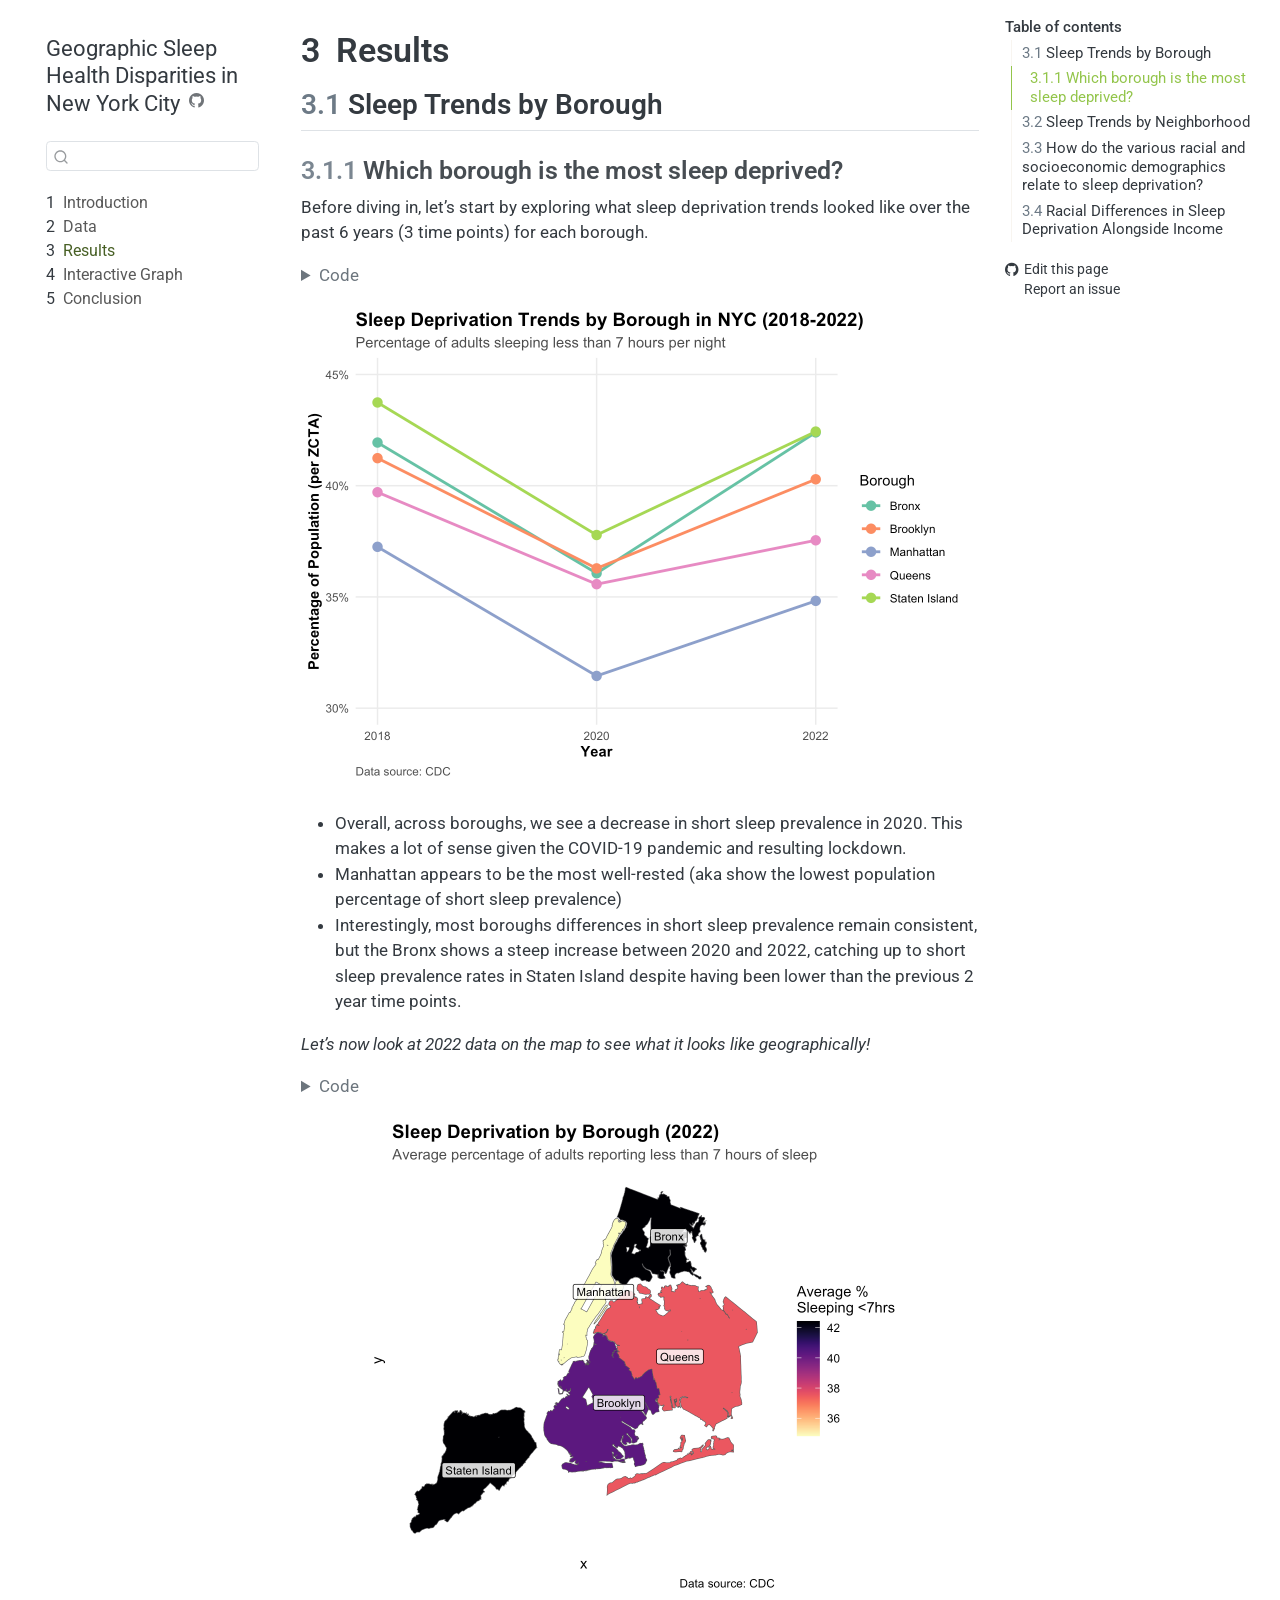
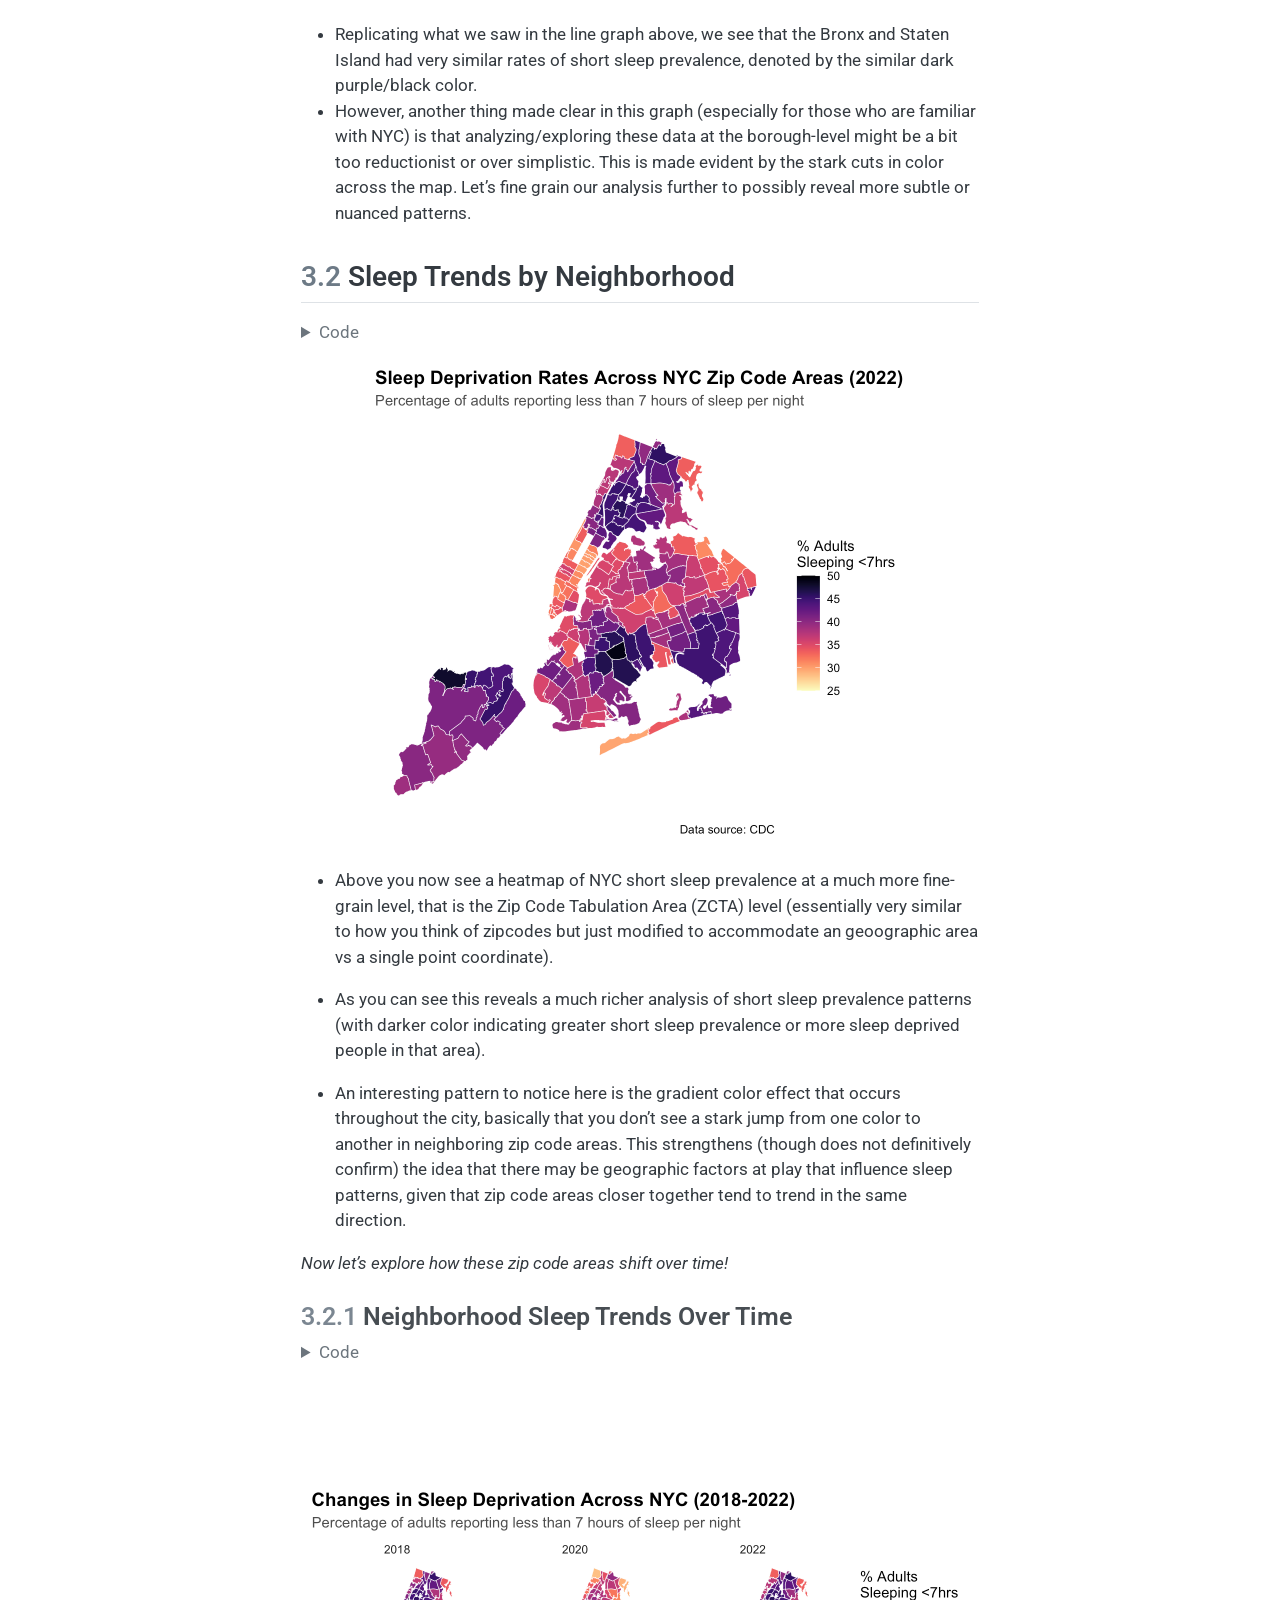
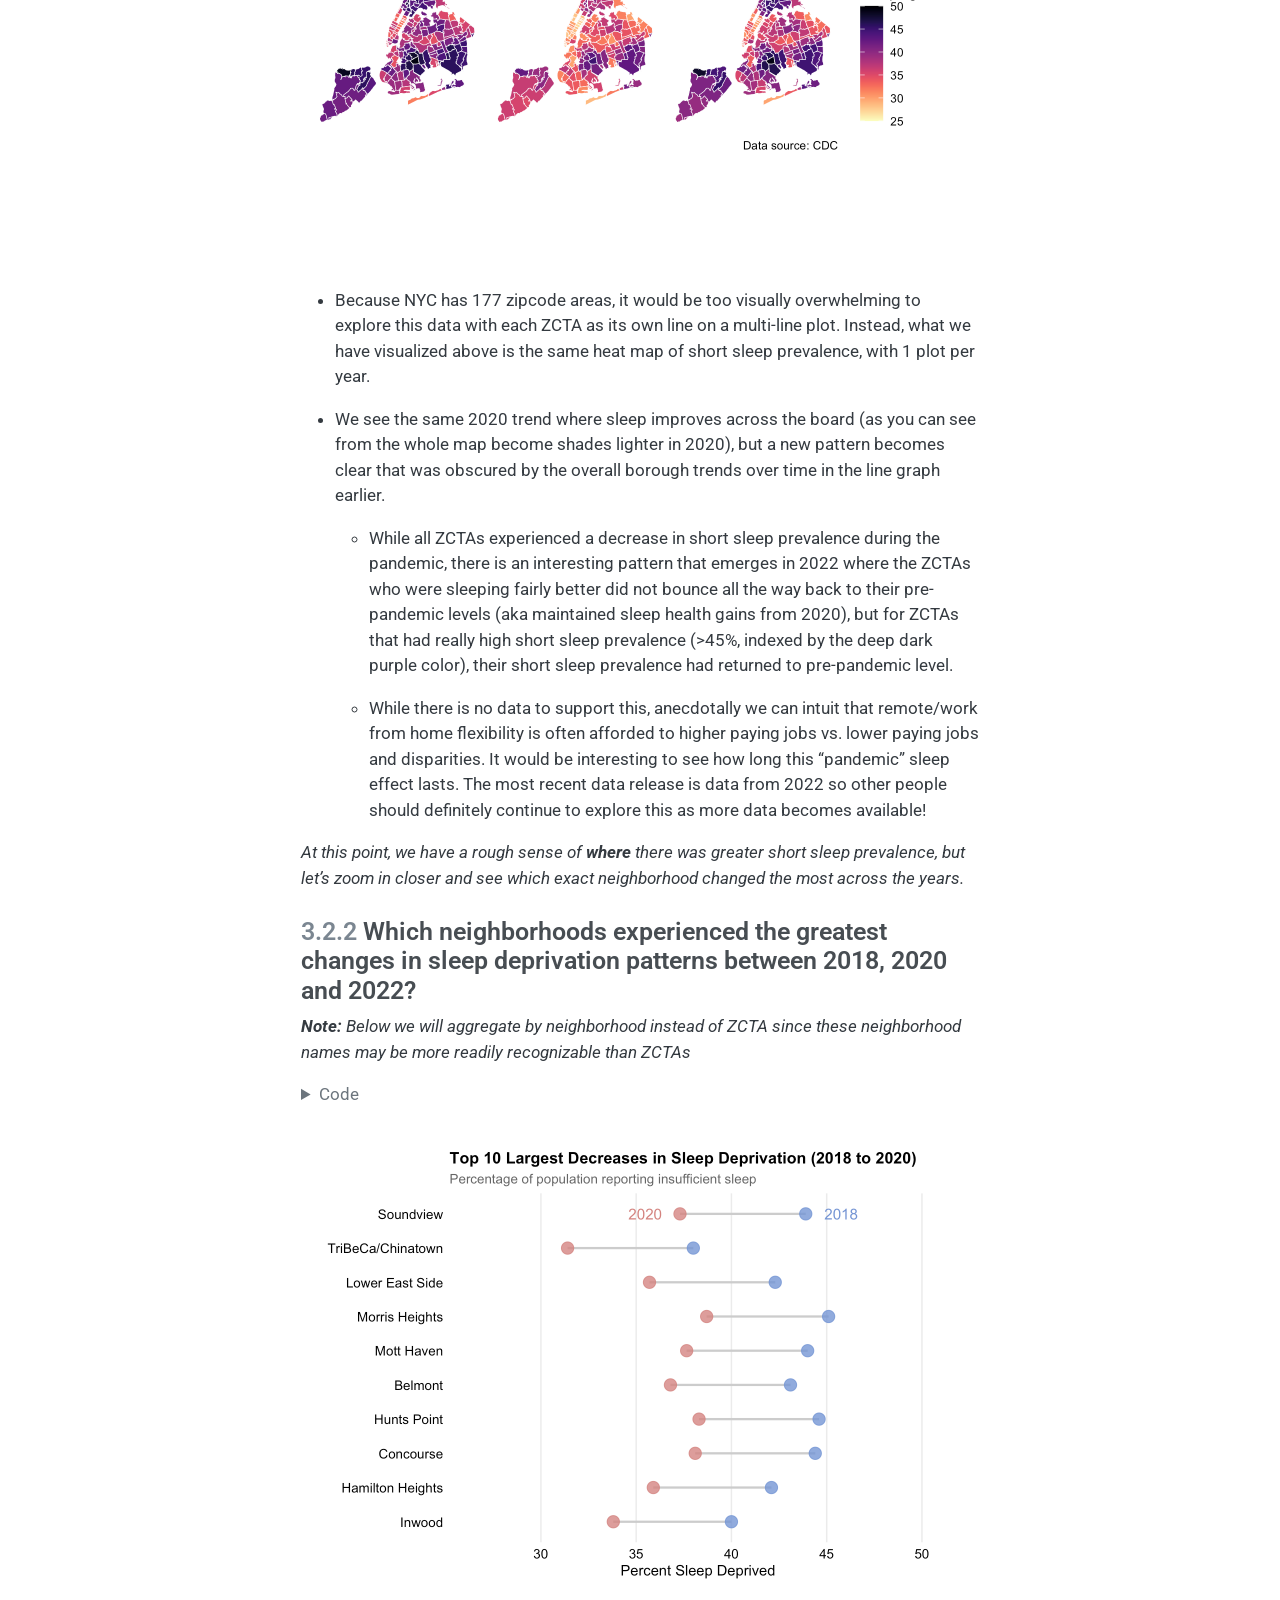
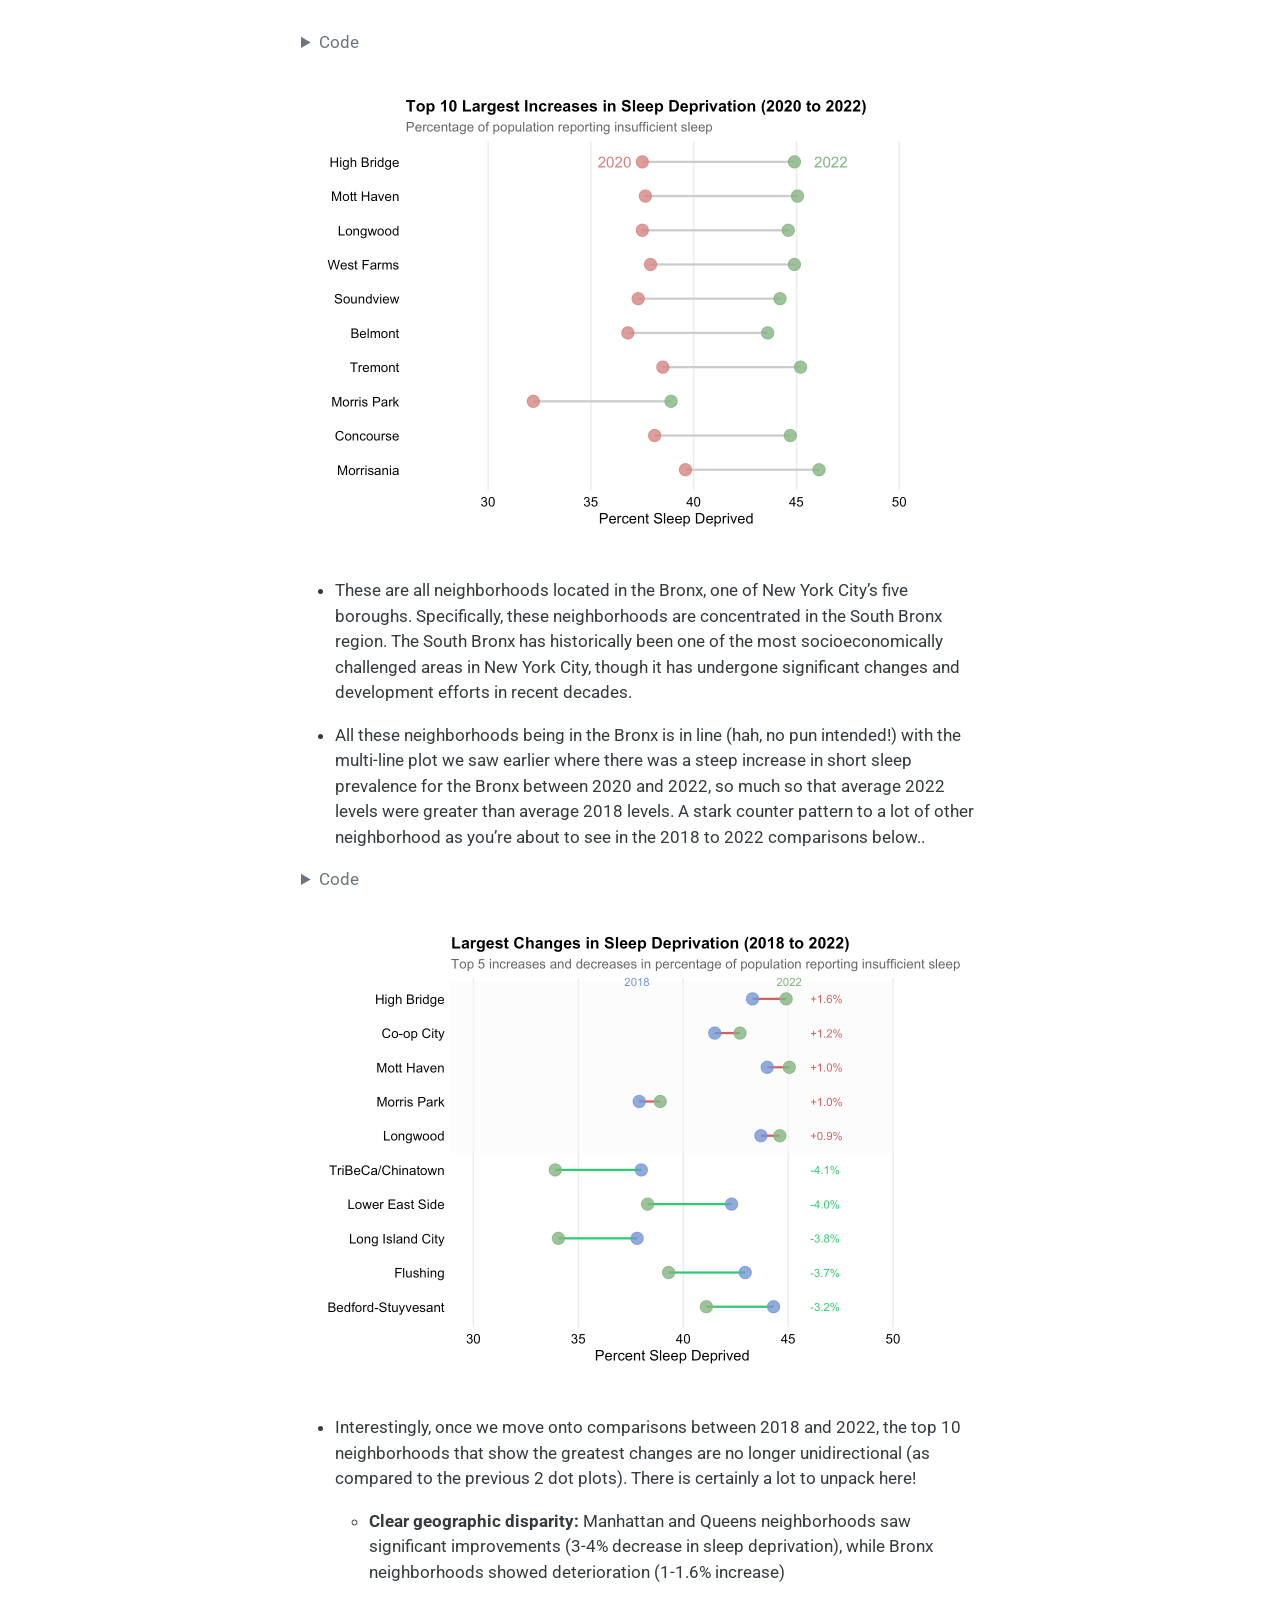
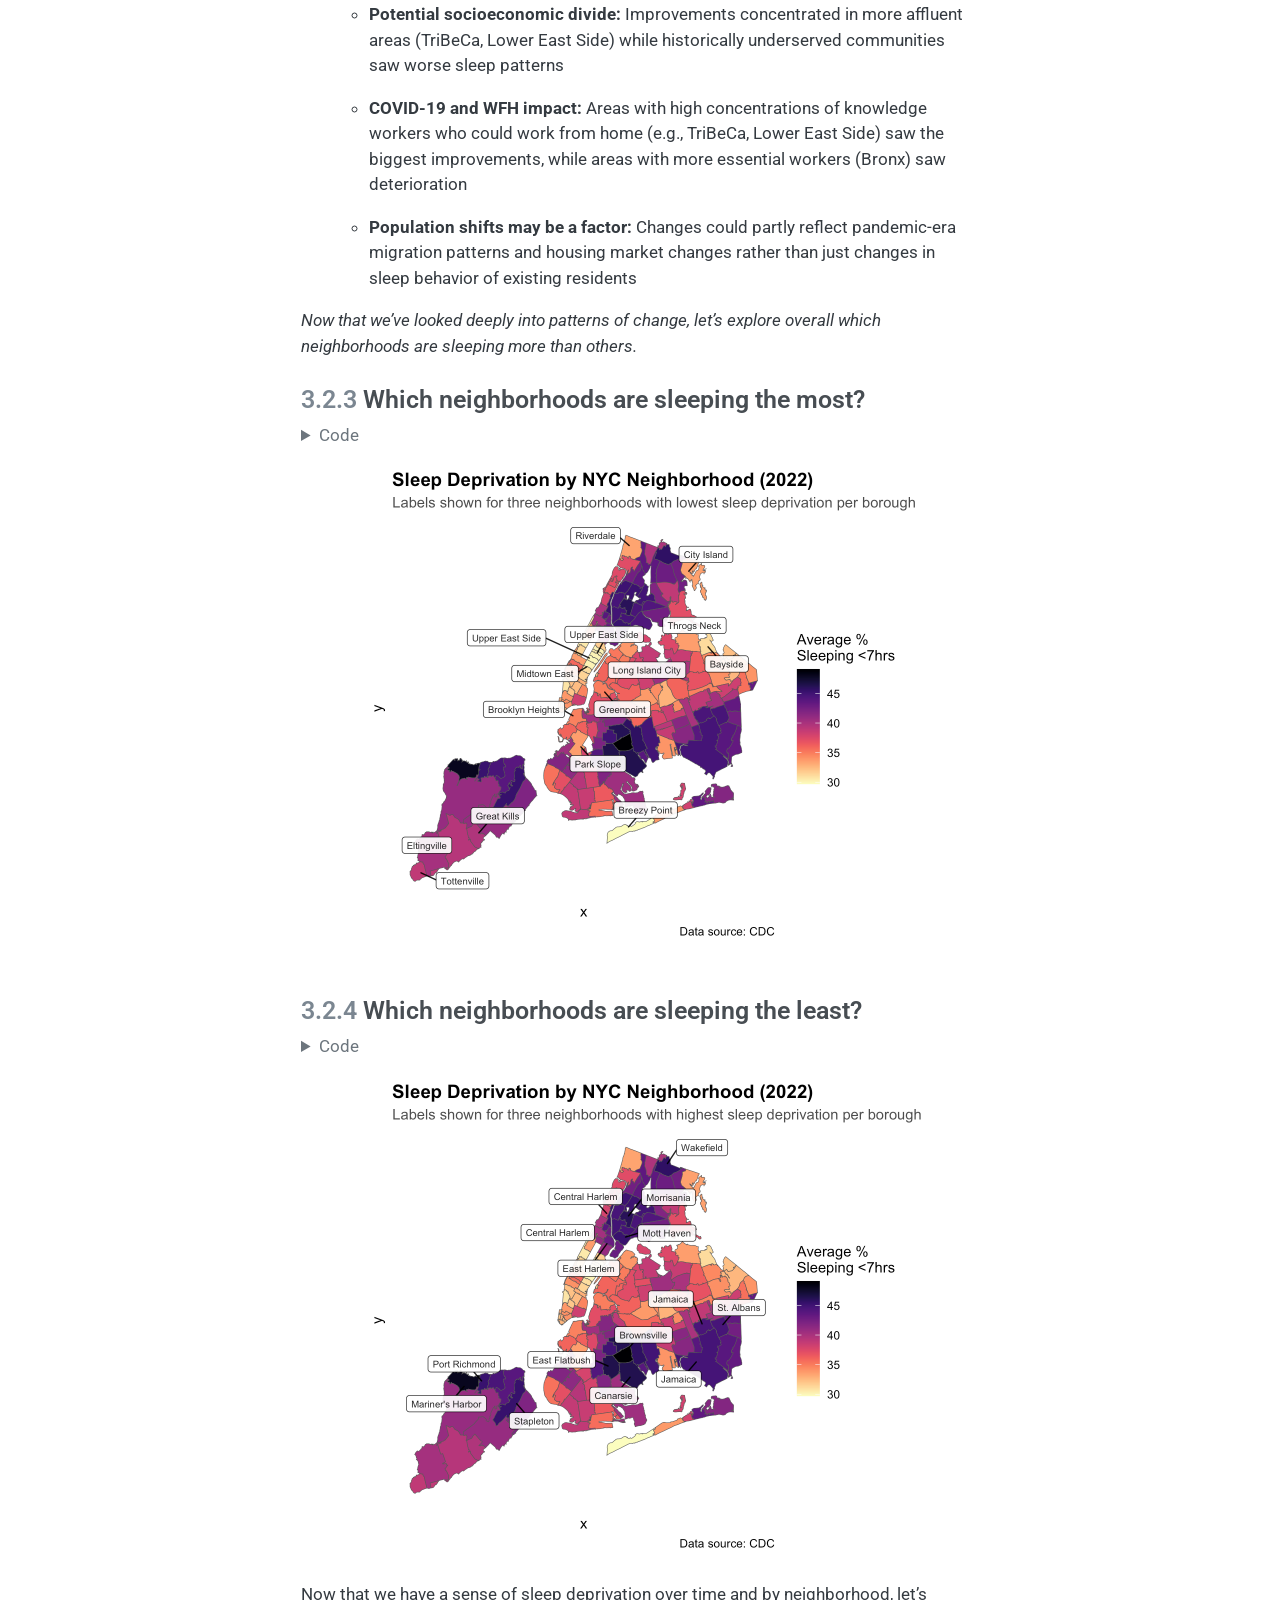
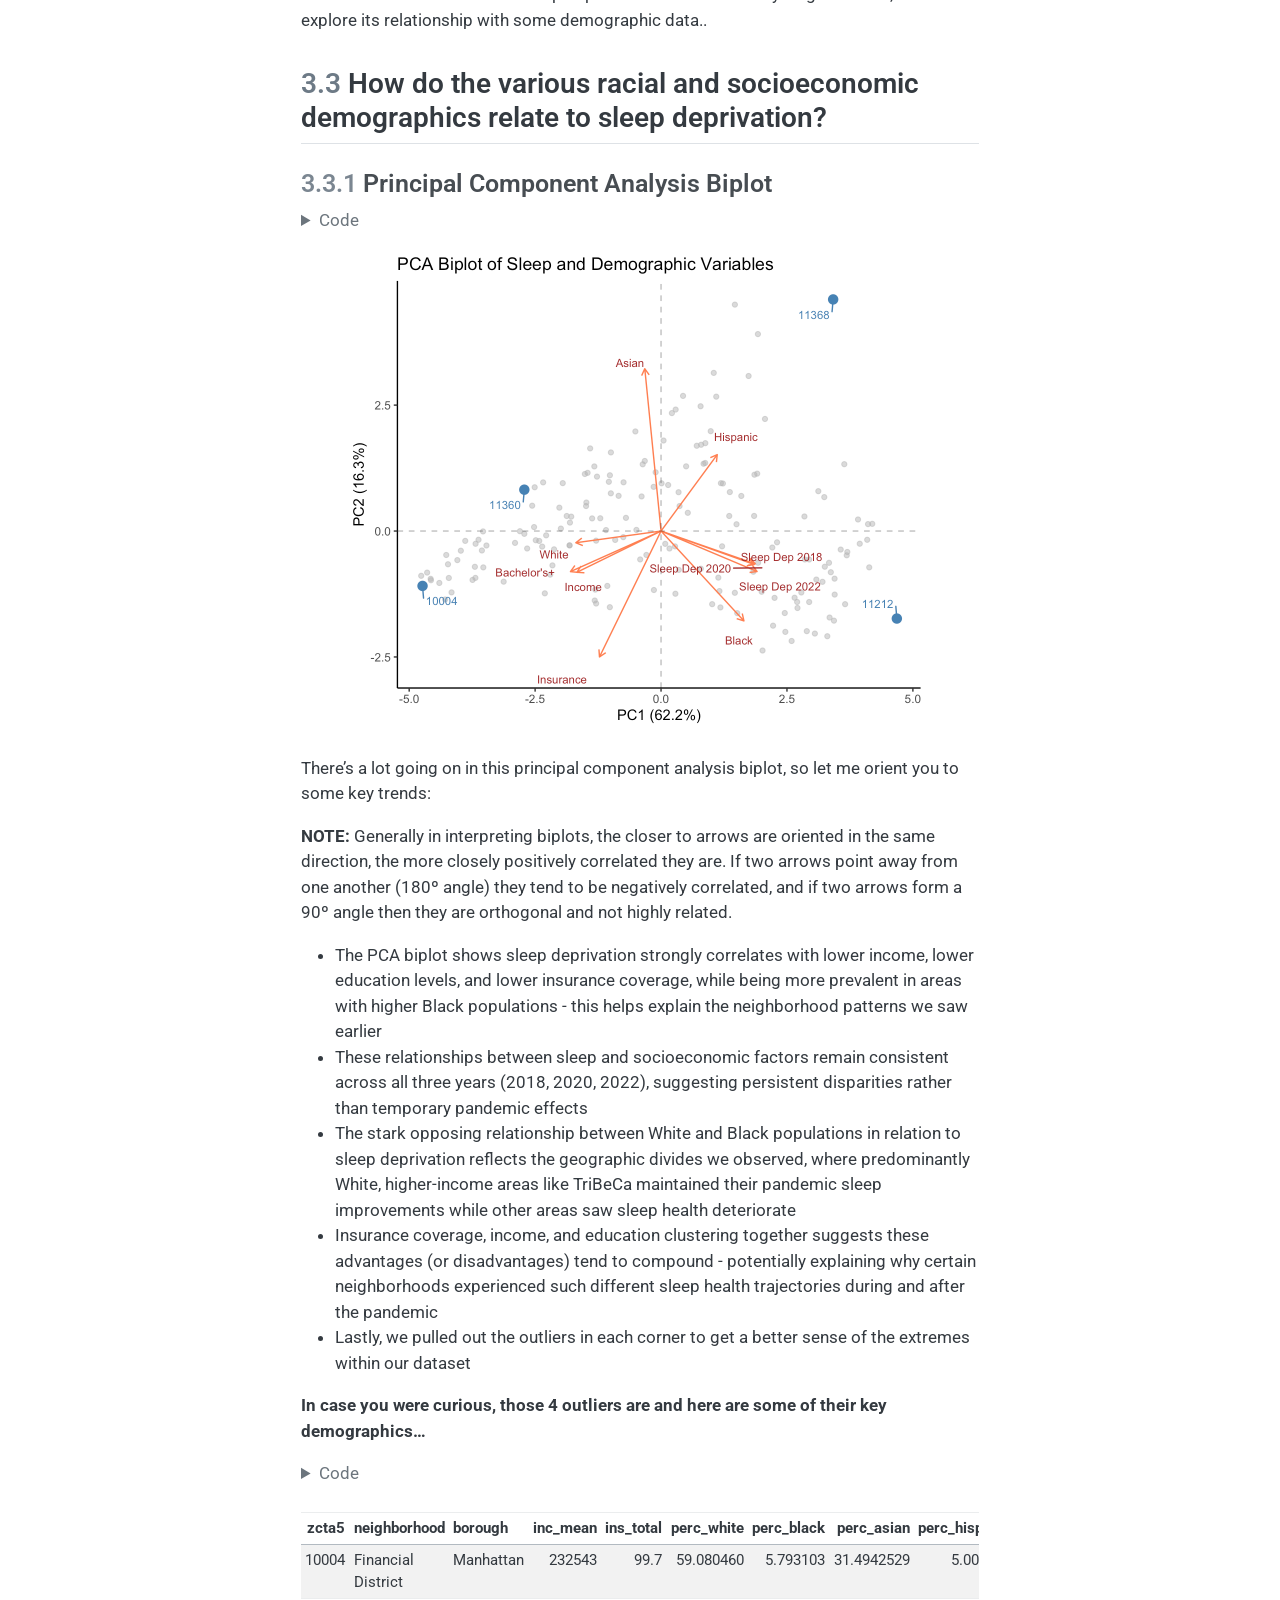
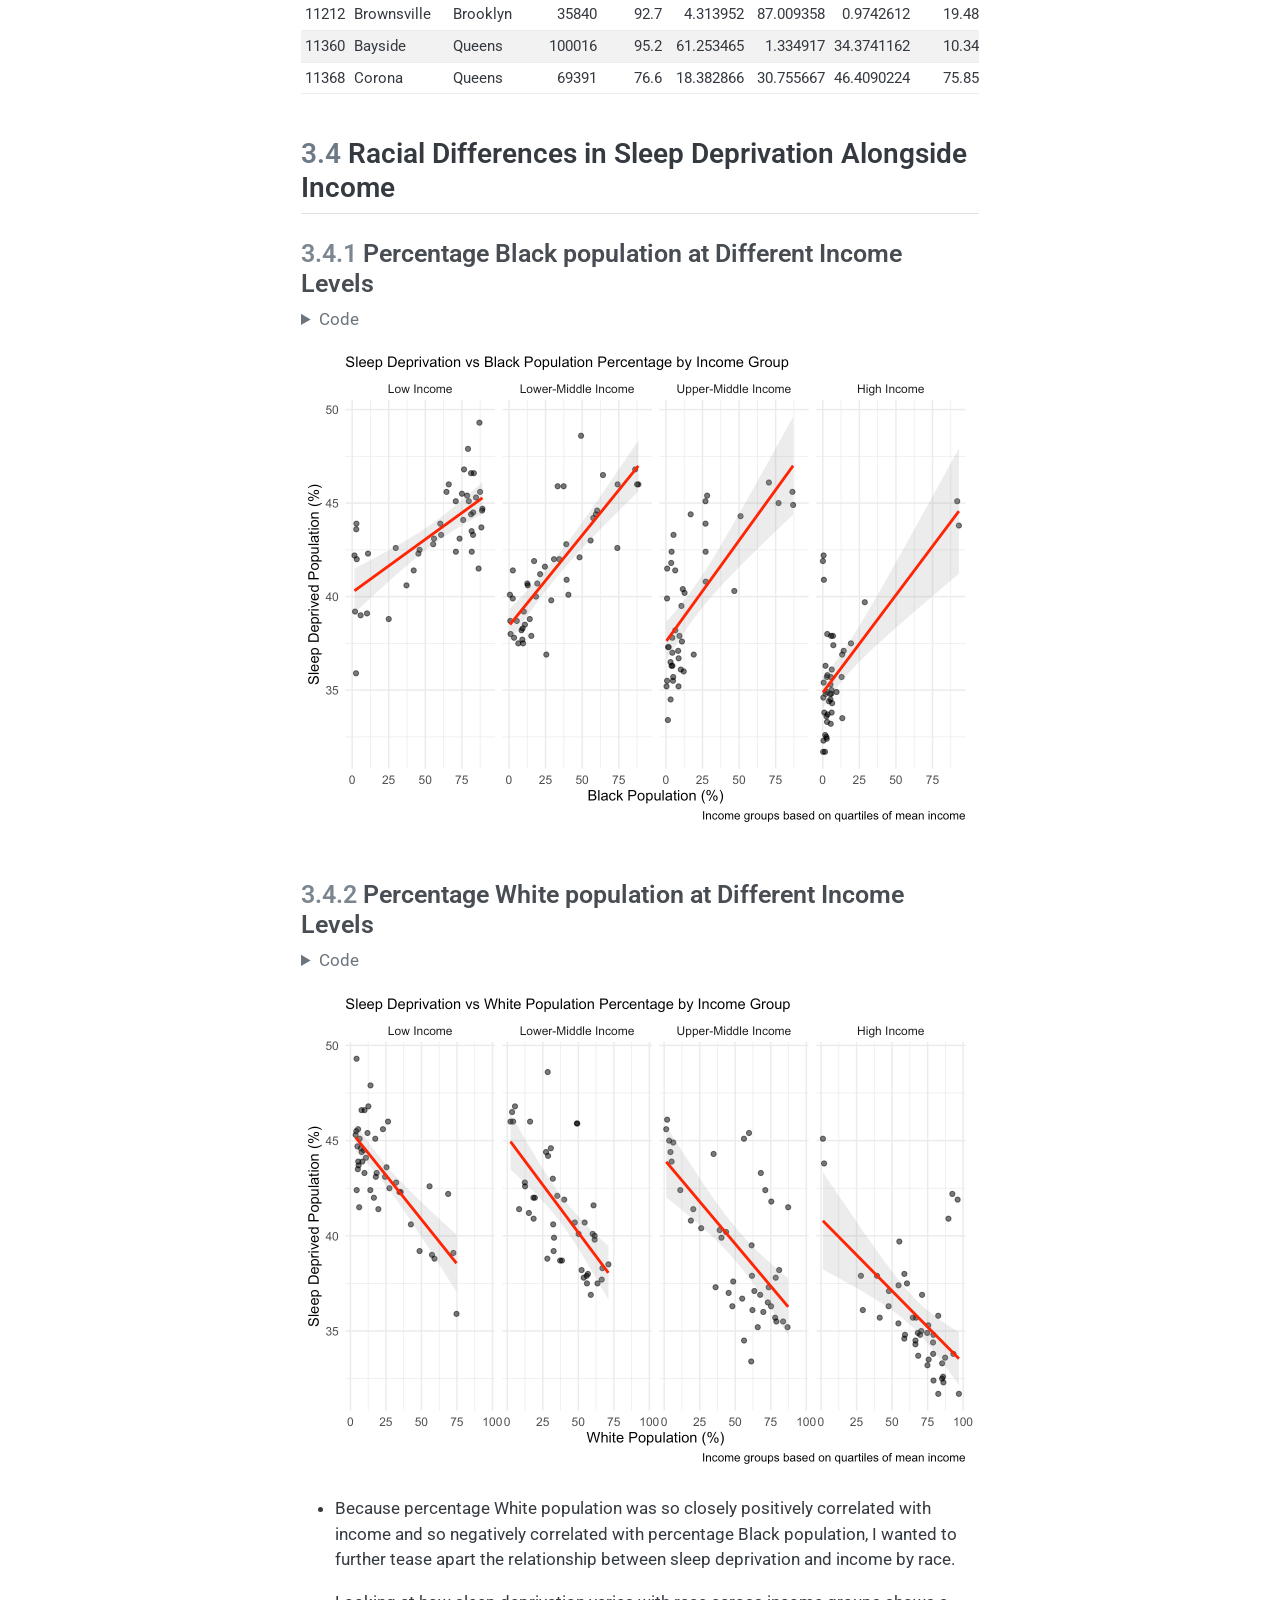
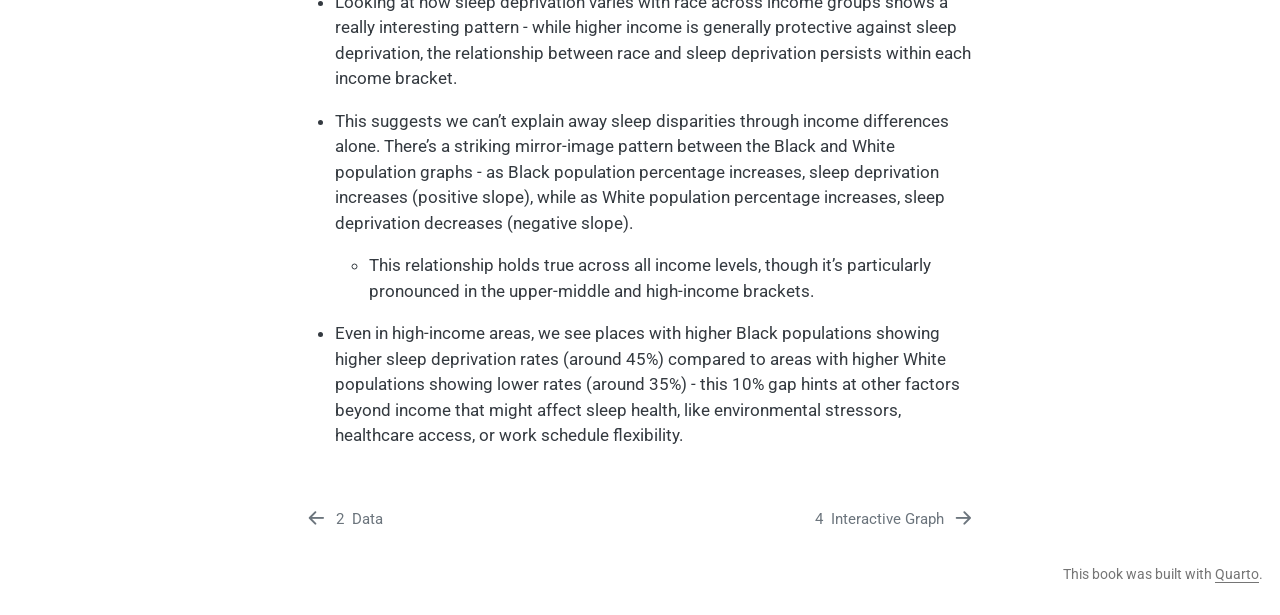
<file: docs/results.html>
<!DOCTYPE html>
<html xmlns="http://www.w3.org/1999/xhtml" lang="en" xml:lang="en"><head>

<meta charset="utf-8">
<meta name="generator" content="quarto-1.5.57">

<meta name="viewport" content="width=device-width, initial-scale=1.0, user-scalable=yes">


<title>3&nbsp; Results – Geographic Sleep Health Disparities in New York City</title>
<style>
code{white-space: pre-wrap;}
span.smallcaps{font-variant: small-caps;}
div.columns{display: flex; gap: min(4vw, 1.5em);}
div.column{flex: auto; overflow-x: auto;}
div.hanging-indent{margin-left: 1.5em; text-indent: -1.5em;}
ul.task-list{list-style: none;}
ul.task-list li input[type="checkbox"] {
  width: 0.8em;
  margin: 0 0.8em 0.2em -1em; /* quarto-specific, see https://github.com/quarto-dev/quarto-cli/issues/4556 */ 
  vertical-align: middle;
}
/* CSS for syntax highlighting */
pre > code.sourceCode { white-space: pre; position: relative; }
pre > code.sourceCode > span { line-height: 1.25; }
pre > code.sourceCode > span:empty { height: 1.2em; }
.sourceCode { overflow: visible; }
code.sourceCode > span { color: inherit; text-decoration: inherit; }
div.sourceCode { margin: 1em 0; }
pre.sourceCode { margin: 0; }
@media screen {
div.sourceCode { overflow: auto; }
}
@media print {
pre > code.sourceCode { white-space: pre-wrap; }
pre > code.sourceCode > span { display: inline-block; text-indent: -5em; padding-left: 5em; }
}
pre.numberSource code
  { counter-reset: source-line 0; }
pre.numberSource code > span
  { position: relative; left: -4em; counter-increment: source-line; }
pre.numberSource code > span > a:first-child::before
  { content: counter(source-line);
    position: relative; left: -1em; text-align: right; vertical-align: baseline;
    border: none; display: inline-block;
    -webkit-touch-callout: none; -webkit-user-select: none;
    -khtml-user-select: none; -moz-user-select: none;
    -ms-user-select: none; user-select: none;
    padding: 0 4px; width: 4em;
  }
pre.numberSource { margin-left: 3em;  padding-left: 4px; }
div.sourceCode
  {   }
@media screen {
pre > code.sourceCode > span > a:first-child::before { text-decoration: underline; }
}
</style>


<script src="site_libs/quarto-nav/quarto-nav.js"></script>
<script src="site_libs/quarto-nav/headroom.min.js"></script>
<script src="site_libs/clipboard/clipboard.min.js"></script>
<script src="site_libs/quarto-search/autocomplete.umd.js"></script>
<script src="site_libs/quarto-search/fuse.min.js"></script>
<script src="site_libs/quarto-search/quarto-search.js"></script>
<meta name="quarto:offset" content="./">
<link href="./d3graph.html" rel="next">
<link href="./data.html" rel="prev">
<script src="site_libs/quarto-html/quarto.js"></script>
<script src="site_libs/quarto-html/popper.min.js"></script>
<script src="site_libs/quarto-html/tippy.umd.min.js"></script>
<script src="site_libs/quarto-html/anchor.min.js"></script>
<link href="site_libs/quarto-html/tippy.css" rel="stylesheet">
<link href="site_libs/quarto-html/quarto-syntax-highlighting.css" rel="stylesheet" id="quarto-text-highlighting-styles">
<script src="site_libs/bootstrap/bootstrap.min.js"></script>
<link href="site_libs/bootstrap/bootstrap-icons.css" rel="stylesheet">
<link href="site_libs/bootstrap/bootstrap.min.css" rel="stylesheet" id="quarto-bootstrap" data-mode="light">
<script id="quarto-search-options" type="application/json">{
  "location": "sidebar",
  "copy-button": false,
  "collapse-after": 3,
  "panel-placement": "start",
  "type": "textbox",
  "limit": 50,
  "keyboard-shortcut": [
    "f",
    "/",
    "s"
  ],
  "show-item-context": false,
  "language": {
    "search-no-results-text": "No results",
    "search-matching-documents-text": "matching documents",
    "search-copy-link-title": "Copy link to search",
    "search-hide-matches-text": "Hide additional matches",
    "search-more-match-text": "more match in this document",
    "search-more-matches-text": "more matches in this document",
    "search-clear-button-title": "Clear",
    "search-text-placeholder": "",
    "search-detached-cancel-button-title": "Cancel",
    "search-submit-button-title": "Submit",
    "search-label": "Search"
  }
}</script>
<style>
iframe {
  width: 100%;
  height: 600px;
  border: none;
}
</style>


</head>

<body class="nav-sidebar floating">

<div id="quarto-search-results"></div>
  <header id="quarto-header" class="headroom fixed-top">
  <nav class="quarto-secondary-nav">
    <div class="container-fluid d-flex">
      <button type="button" class="quarto-btn-toggle btn" data-bs-toggle="collapse" role="button" data-bs-target=".quarto-sidebar-collapse-item" aria-controls="quarto-sidebar" aria-expanded="false" aria-label="Toggle sidebar navigation" onclick="if (window.quartoToggleHeadroom) { window.quartoToggleHeadroom(); }">
        <i class="bi bi-layout-text-sidebar-reverse"></i>
      </button>
        <nav class="quarto-page-breadcrumbs" aria-label="breadcrumb"><ol class="breadcrumb"><li class="breadcrumb-item"><a href="./results.html"><span class="chapter-number">3</span>&nbsp; <span class="chapter-title">Results</span></a></li></ol></nav>
        <a class="flex-grow-1" role="navigation" data-bs-toggle="collapse" data-bs-target=".quarto-sidebar-collapse-item" aria-controls="quarto-sidebar" aria-expanded="false" aria-label="Toggle sidebar navigation" onclick="if (window.quartoToggleHeadroom) { window.quartoToggleHeadroom(); }">      
        </a>
      <button type="button" class="btn quarto-search-button" aria-label="Search" onclick="window.quartoOpenSearch();">
        <i class="bi bi-search"></i>
      </button>
    </div>
  </nav>
</header>
<!-- content -->
<div id="quarto-content" class="quarto-container page-columns page-rows-contents page-layout-article">
<!-- sidebar -->
  <nav id="quarto-sidebar" class="sidebar collapse collapse-horizontal quarto-sidebar-collapse-item sidebar-navigation floating overflow-auto">
    <div class="pt-lg-2 mt-2 text-left sidebar-header">
    <div class="sidebar-title mb-0 py-0">
      <a href="./">Geographic Sleep Health Disparities in New York City</a> 
        <div class="sidebar-tools-main">
    <a href="https://github.com/cj-concepcion/sleep-health" title="Source Code" class="quarto-navigation-tool px-1" aria-label="Source Code"><i class="bi bi-github"></i></a>
</div>
    </div>
      </div>
        <div class="mt-2 flex-shrink-0 align-items-center">
        <div class="sidebar-search">
        <div id="quarto-search" class="" title="Search"></div>
        </div>
        </div>
    <div class="sidebar-menu-container"> 
    <ul class="list-unstyled mt-1">
        <li class="sidebar-item">
  <div class="sidebar-item-container"> 
  <a href="./index.html" class="sidebar-item-text sidebar-link">
 <span class="menu-text"><span class="chapter-number">1</span>&nbsp; <span class="chapter-title">Introduction</span></span></a>
  </div>
</li>
        <li class="sidebar-item">
  <div class="sidebar-item-container"> 
  <a href="./data.html" class="sidebar-item-text sidebar-link">
 <span class="menu-text"><span class="chapter-number">2</span>&nbsp; <span class="chapter-title">Data</span></span></a>
  </div>
</li>
        <li class="sidebar-item">
  <div class="sidebar-item-container"> 
  <a href="./results.html" class="sidebar-item-text sidebar-link active">
 <span class="menu-text"><span class="chapter-number">3</span>&nbsp; <span class="chapter-title">Results</span></span></a>
  </div>
</li>
        <li class="sidebar-item">
  <div class="sidebar-item-container"> 
  <a href="./d3graph.html" class="sidebar-item-text sidebar-link">
 <span class="menu-text"><span class="chapter-number">4</span>&nbsp; <span class="chapter-title">Interactive Graph</span></span></a>
  </div>
</li>
        <li class="sidebar-item">
  <div class="sidebar-item-container"> 
  <a href="./conclusion.html" class="sidebar-item-text sidebar-link">
 <span class="menu-text"><span class="chapter-number">5</span>&nbsp; <span class="chapter-title">Conclusion</span></span></a>
  </div>
</li>
    </ul>
    </div>
</nav>
<div id="quarto-sidebar-glass" class="quarto-sidebar-collapse-item" data-bs-toggle="collapse" data-bs-target=".quarto-sidebar-collapse-item"></div>
<!-- margin-sidebar -->
    <div id="quarto-margin-sidebar" class="sidebar margin-sidebar">
        <nav id="TOC" role="doc-toc" class="toc-active">
    <h2 id="toc-title">Table of contents</h2>
   
  <ul>
  <li><a href="#sleep-trends-by-borough" id="toc-sleep-trends-by-borough" class="nav-link active" data-scroll-target="#sleep-trends-by-borough"><span class="header-section-number">3.1</span> Sleep Trends by Borough</a>
  <ul class="collapse">
  <li><a href="#which-borough-is-the-most-sleep-deprived" id="toc-which-borough-is-the-most-sleep-deprived" class="nav-link" data-scroll-target="#which-borough-is-the-most-sleep-deprived"><span class="header-section-number">3.1.1</span> Which borough is the most sleep deprived?</a></li>
  </ul></li>
  <li><a href="#sleep-trends-by-neighborhood" id="toc-sleep-trends-by-neighborhood" class="nav-link" data-scroll-target="#sleep-trends-by-neighborhood"><span class="header-section-number">3.2</span> Sleep Trends by Neighborhood</a>
  <ul class="collapse">
  <li><a href="#neighborhood-sleep-trends-over-time" id="toc-neighborhood-sleep-trends-over-time" class="nav-link" data-scroll-target="#neighborhood-sleep-trends-over-time"><span class="header-section-number">3.2.1</span> Neighborhood Sleep Trends Over Time</a></li>
  <li><a href="#which-neighborhoods-experienced-the-greatest-changes-in-sleep-deprivation-patterns-between-2018-2020-and-2022" id="toc-which-neighborhoods-experienced-the-greatest-changes-in-sleep-deprivation-patterns-between-2018-2020-and-2022" class="nav-link" data-scroll-target="#which-neighborhoods-experienced-the-greatest-changes-in-sleep-deprivation-patterns-between-2018-2020-and-2022"><span class="header-section-number">3.2.2</span> Which neighborhoods experienced the greatest changes in sleep deprivation patterns between 2018, 2020 and 2022?</a></li>
  <li><a href="#which-neighborhoods-are-sleeping-the-most" id="toc-which-neighborhoods-are-sleeping-the-most" class="nav-link" data-scroll-target="#which-neighborhoods-are-sleeping-the-most"><span class="header-section-number">3.2.3</span> Which neighborhoods are sleeping the most?</a></li>
  <li><a href="#which-neighborhoods-are-sleeping-the-least" id="toc-which-neighborhoods-are-sleeping-the-least" class="nav-link" data-scroll-target="#which-neighborhoods-are-sleeping-the-least"><span class="header-section-number">3.2.4</span> Which neighborhoods are sleeping the least?</a></li>
  </ul></li>
  <li><a href="#how-do-the-various-racial-and-socioeconomic-demographics-relate-to-sleep-deprivation" id="toc-how-do-the-various-racial-and-socioeconomic-demographics-relate-to-sleep-deprivation" class="nav-link" data-scroll-target="#how-do-the-various-racial-and-socioeconomic-demographics-relate-to-sleep-deprivation"><span class="header-section-number">3.3</span> How do the various racial and socioeconomic demographics relate to sleep deprivation?</a>
  <ul class="collapse">
  <li><a href="#principal-component-analysis-biplot" id="toc-principal-component-analysis-biplot" class="nav-link" data-scroll-target="#principal-component-analysis-biplot"><span class="header-section-number">3.3.1</span> Principal Component Analysis Biplot</a></li>
  </ul></li>
  <li><a href="#racial-differences-in-sleep-deprivation-alongside-income" id="toc-racial-differences-in-sleep-deprivation-alongside-income" class="nav-link" data-scroll-target="#racial-differences-in-sleep-deprivation-alongside-income"><span class="header-section-number">3.4</span> Racial Differences in Sleep Deprivation Alongside Income</a>
  <ul class="collapse">
  <li><a href="#percentage-black-population-at-different-income-levels" id="toc-percentage-black-population-at-different-income-levels" class="nav-link" data-scroll-target="#percentage-black-population-at-different-income-levels"><span class="header-section-number">3.4.1</span> Percentage Black population at Different Income Levels</a></li>
  <li><a href="#percentage-white-population-at-different-income-levels" id="toc-percentage-white-population-at-different-income-levels" class="nav-link" data-scroll-target="#percentage-white-population-at-different-income-levels"><span class="header-section-number">3.4.2</span> Percentage White population at Different Income Levels</a></li>
  </ul></li>
  </ul>
<div class="toc-actions"><ul><li><a href="https://github.com/cj-concepcion/sleep-health/edit/main/results.qmd" class="toc-action"><i class="bi bi-github"></i>Edit this page</a></li><li><a href="https://github.com/cj-concepcion/sleep-health/issues/new" class="toc-action"><i class="bi empty"></i>Report an issue</a></li></ul></div></nav>
    </div>
<!-- main -->
<main class="content" id="quarto-document-content">

<header id="title-block-header" class="quarto-title-block default">
<div class="quarto-title">
<h1 class="title"><span class="chapter-number">3</span>&nbsp; <span class="chapter-title">Results</span></h1>
</div>



<div class="quarto-title-meta">

    
  
    
  </div>
  


</header>


<section id="sleep-trends-by-borough" class="level2" data-number="3.1">
<h2 data-number="3.1" class="anchored" data-anchor-id="sleep-trends-by-borough"><span class="header-section-number">3.1</span> Sleep Trends by Borough</h2>
<section id="which-borough-is-the-most-sleep-deprived" class="level3" data-number="3.1.1">
<h3 data-number="3.1.1" class="anchored" data-anchor-id="which-borough-is-the-most-sleep-deprived"><span class="header-section-number">3.1.1</span> Which borough is the most sleep deprived?</h3>
<p>Before diving in, let’s start by exploring what sleep deprivation trends looked like over the past 6 years (3 time points) for each borough.</p>
<div class="cell">
<details class="code-fold">
<summary>Code</summary>
<div class="sourceCode cell-code" id="cb1"><pre class="sourceCode r code-with-copy"><code class="sourceCode r"><span id="cb1-1"><a href="#cb1-1" aria-hidden="true" tabindex="-1"></a><span class="fu">library</span>(tidyverse)</span>
<span id="cb1-2"><a href="#cb1-2" aria-hidden="true" tabindex="-1"></a><span class="fu">library</span>(scales)</span>
<span id="cb1-3"><a href="#cb1-3" aria-hidden="true" tabindex="-1"></a><span class="fu">library</span>(ggplot2)</span>
<span id="cb1-4"><a href="#cb1-4" aria-hidden="true" tabindex="-1"></a></span>
<span id="cb1-5"><a href="#cb1-5" aria-hidden="true" tabindex="-1"></a><span class="co"># Read and reshape the data by borough</span></span>
<span id="cb1-6"><a href="#cb1-6" aria-hidden="true" tabindex="-1"></a>sleep_data <span class="ot">&lt;-</span> <span class="fu">read.csv</span>(<span class="st">"data/sleep_health_final_dataset.csv"</span>) <span class="sc">|&gt;</span></span>
<span id="cb1-7"><a href="#cb1-7" aria-hidden="true" tabindex="-1"></a>  <span class="fu">group_by</span>(borough) <span class="sc">|&gt;</span></span>
<span id="cb1-8"><a href="#cb1-8" aria-hidden="true" tabindex="-1"></a>  <span class="fu">summarise</span>(</span>
<span id="cb1-9"><a href="#cb1-9" aria-hidden="true" tabindex="-1"></a>    <span class="at">sleep18_2018 =</span> <span class="fu">mean</span>(perc_sleep18),</span>
<span id="cb1-10"><a href="#cb1-10" aria-hidden="true" tabindex="-1"></a>    <span class="at">sleep18_2020 =</span> <span class="fu">mean</span>(perc_sleep20),</span>
<span id="cb1-11"><a href="#cb1-11" aria-hidden="true" tabindex="-1"></a>    <span class="at">sleep18_2022 =</span> <span class="fu">mean</span>(perc_sleep22)</span>
<span id="cb1-12"><a href="#cb1-12" aria-hidden="true" tabindex="-1"></a>  ) <span class="sc">|&gt;</span></span>
<span id="cb1-13"><a href="#cb1-13" aria-hidden="true" tabindex="-1"></a>  <span class="fu">pivot_longer</span>(</span>
<span id="cb1-14"><a href="#cb1-14" aria-hidden="true" tabindex="-1"></a>    <span class="at">cols =</span> <span class="sc">-</span>borough,</span>
<span id="cb1-15"><a href="#cb1-15" aria-hidden="true" tabindex="-1"></a>    <span class="at">names_to =</span> <span class="st">"measure"</span>,</span>
<span id="cb1-16"><a href="#cb1-16" aria-hidden="true" tabindex="-1"></a>    <span class="at">values_to =</span> <span class="st">"percentage"</span></span>
<span id="cb1-17"><a href="#cb1-17" aria-hidden="true" tabindex="-1"></a>  ) <span class="sc">|&gt;</span></span>
<span id="cb1-18"><a href="#cb1-18" aria-hidden="true" tabindex="-1"></a>  <span class="fu">mutate</span>(</span>
<span id="cb1-19"><a href="#cb1-19" aria-hidden="true" tabindex="-1"></a>    <span class="at">year =</span> <span class="fu">case_when</span>(</span>
<span id="cb1-20"><a href="#cb1-20" aria-hidden="true" tabindex="-1"></a>      <span class="fu">str_detect</span>(measure, <span class="st">"2018"</span>) <span class="sc">~</span> <span class="dv">2018</span>,</span>
<span id="cb1-21"><a href="#cb1-21" aria-hidden="true" tabindex="-1"></a>      <span class="fu">str_detect</span>(measure, <span class="st">"2020"</span>) <span class="sc">~</span> <span class="dv">2020</span>,</span>
<span id="cb1-22"><a href="#cb1-22" aria-hidden="true" tabindex="-1"></a>      <span class="fu">str_detect</span>(measure, <span class="st">"2022"</span>) <span class="sc">~</span> <span class="dv">2022</span></span>
<span id="cb1-23"><a href="#cb1-23" aria-hidden="true" tabindex="-1"></a>    )</span>
<span id="cb1-24"><a href="#cb1-24" aria-hidden="true" tabindex="-1"></a>  )</span>
<span id="cb1-25"><a href="#cb1-25" aria-hidden="true" tabindex="-1"></a></span>
<span id="cb1-26"><a href="#cb1-26" aria-hidden="true" tabindex="-1"></a><span class="co"># Create the plot with multiple lines by borough</span></span>
<span id="cb1-27"><a href="#cb1-27" aria-hidden="true" tabindex="-1"></a><span class="fu">ggplot</span>(sleep_data, <span class="fu">aes</span>(<span class="at">x =</span> year, <span class="at">y =</span> percentage, </span>
<span id="cb1-28"><a href="#cb1-28" aria-hidden="true" tabindex="-1"></a>                                            <span class="at">color =</span> borough, <span class="at">group =</span> borough)) <span class="sc">+</span></span>
<span id="cb1-29"><a href="#cb1-29" aria-hidden="true" tabindex="-1"></a>  <span class="fu">geom_line</span>(<span class="at">linewidth =</span> <span class="dv">1</span>) <span class="sc">+</span></span>
<span id="cb1-30"><a href="#cb1-30" aria-hidden="true" tabindex="-1"></a>  <span class="fu">geom_point</span>(<span class="at">size =</span> <span class="dv">3</span>) <span class="sc">+</span></span>
<span id="cb1-31"><a href="#cb1-31" aria-hidden="true" tabindex="-1"></a>  <span class="fu">scale_y_continuous</span>(</span>
<span id="cb1-32"><a href="#cb1-32" aria-hidden="true" tabindex="-1"></a>    <span class="at">limits =</span> <span class="fu">c</span>(<span class="dv">30</span>, <span class="dv">45</span>),</span>
<span id="cb1-33"><a href="#cb1-33" aria-hidden="true" tabindex="-1"></a>    <span class="at">labels =</span> <span class="cf">function</span>(x) <span class="fu">paste0</span>(x, <span class="st">"%"</span>),</span>
<span id="cb1-34"><a href="#cb1-34" aria-hidden="true" tabindex="-1"></a>    <span class="at">breaks =</span> <span class="fu">seq</span>(<span class="dv">30</span>, <span class="dv">45</span>, <span class="at">by =</span> <span class="dv">5</span>)</span>
<span id="cb1-35"><a href="#cb1-35" aria-hidden="true" tabindex="-1"></a>  ) <span class="sc">+</span></span>
<span id="cb1-36"><a href="#cb1-36" aria-hidden="true" tabindex="-1"></a>  <span class="fu">scale_x_continuous</span>(<span class="at">breaks =</span> <span class="fu">c</span>(<span class="dv">2018</span>, <span class="dv">2020</span>, <span class="dv">2022</span>)) <span class="sc">+</span></span>
<span id="cb1-37"><a href="#cb1-37" aria-hidden="true" tabindex="-1"></a>  <span class="fu">scale_color_brewer</span>(<span class="at">palette =</span> <span class="st">"Set2"</span>) <span class="sc">+</span></span>
<span id="cb1-38"><a href="#cb1-38" aria-hidden="true" tabindex="-1"></a>  <span class="fu">labs</span>(</span>
<span id="cb1-39"><a href="#cb1-39" aria-hidden="true" tabindex="-1"></a>    <span class="at">title =</span> <span class="st">"Sleep Deprivation Trends by Borough in NYC (2018-2022)"</span>,</span>
<span id="cb1-40"><a href="#cb1-40" aria-hidden="true" tabindex="-1"></a>    <span class="at">subtitle =</span> <span class="st">"Percentage of adults sleeping less than 7 hours per night"</span>,</span>
<span id="cb1-41"><a href="#cb1-41" aria-hidden="true" tabindex="-1"></a>    <span class="at">x =</span> <span class="st">"Year"</span>,</span>
<span id="cb1-42"><a href="#cb1-42" aria-hidden="true" tabindex="-1"></a>    <span class="at">y =</span> <span class="st">"Percentage of Population (per ZCTA)"</span>,</span>
<span id="cb1-43"><a href="#cb1-43" aria-hidden="true" tabindex="-1"></a>    <span class="at">color =</span> <span class="st">"Borough"</span>,</span>
<span id="cb1-44"><a href="#cb1-44" aria-hidden="true" tabindex="-1"></a>    <span class="at">caption =</span> <span class="st">"Data source: CDC"</span></span>
<span id="cb1-45"><a href="#cb1-45" aria-hidden="true" tabindex="-1"></a>  ) <span class="sc">+</span></span>
<span id="cb1-46"><a href="#cb1-46" aria-hidden="true" tabindex="-1"></a>  <span class="fu">theme_minimal</span>() <span class="sc">+</span></span>
<span id="cb1-47"><a href="#cb1-47" aria-hidden="true" tabindex="-1"></a>  <span class="fu">theme</span>(</span>
<span id="cb1-48"><a href="#cb1-48" aria-hidden="true" tabindex="-1"></a>    <span class="at">plot.title =</span> <span class="fu">element_text</span>(<span class="at">face =</span> <span class="st">"bold"</span>, <span class="at">size =</span> <span class="dv">14</span>),</span>
<span id="cb1-49"><a href="#cb1-49" aria-hidden="true" tabindex="-1"></a>    <span class="at">plot.subtitle =</span> <span class="fu">element_text</span>(<span class="at">color =</span> <span class="st">"gray30"</span>),</span>
<span id="cb1-50"><a href="#cb1-50" aria-hidden="true" tabindex="-1"></a>    <span class="at">axis.title =</span> <span class="fu">element_text</span>(<span class="at">face =</span> <span class="st">"bold"</span>),</span>
<span id="cb1-51"><a href="#cb1-51" aria-hidden="true" tabindex="-1"></a>    <span class="at">panel.grid.minor =</span> <span class="fu">element_blank</span>(),</span>
<span id="cb1-52"><a href="#cb1-52" aria-hidden="true" tabindex="-1"></a>    <span class="at">plot.caption =</span> <span class="fu">element_text</span>(<span class="at">color =</span> <span class="st">"gray30"</span>, <span class="at">hjust =</span> <span class="dv">0</span>),</span>
<span id="cb1-53"><a href="#cb1-53" aria-hidden="true" tabindex="-1"></a>    <span class="at">legend.position =</span> <span class="st">"right"</span></span>
<span id="cb1-54"><a href="#cb1-54" aria-hidden="true" tabindex="-1"></a>  )</span></code><button title="Copy to Clipboard" class="code-copy-button"><i class="bi"></i></button></pre></div>
</details>
<div class="cell-output-display">
<div>
<figure class="figure">
<p><img src="results_files/figure-html/unnamed-chunk-1-1.png" class="img-fluid figure-img" width="672"></p>
</figure>
</div>
</div>
</div>
<ul>
<li>Overall, across boroughs, we see a decrease in short sleep prevalence in 2020. This makes a lot of sense given the COVID-19 pandemic and resulting lockdown.</li>
<li>Manhattan appears to be the most well-rested (aka show the lowest population percentage of short sleep prevalence)</li>
<li>Interestingly, most boroughs differences in short sleep prevalence remain consistent, but the Bronx shows a steep increase between 2020 and 2022, catching up to short sleep prevalence rates in Staten Island despite having been lower than the previous 2 year time points.</li>
</ul>
<p><em>Let’s now look at 2022 data on the map to see what it looks like geographically!</em></p>
<div class="cell">
<details class="code-fold">
<summary>Code</summary>
<div class="sourceCode cell-code" id="cb2"><pre class="sourceCode r code-with-copy"><code class="sourceCode r"><span id="cb2-1"><a href="#cb2-1" aria-hidden="true" tabindex="-1"></a><span class="fu">library</span>(sf)</span>
<span id="cb2-2"><a href="#cb2-2" aria-hidden="true" tabindex="-1"></a><span class="fu">library</span>(viridis)</span>
<span id="cb2-3"><a href="#cb2-3" aria-hidden="true" tabindex="-1"></a></span>
<span id="cb2-4"><a href="#cb2-4" aria-hidden="true" tabindex="-1"></a>sleep_health_data_geo <span class="ot">&lt;-</span> <span class="fu">st_read</span>(<span class="st">"data/sleep_health_geo_dataset.shp"</span>, <span class="at">quiet =</span></span>
<span id="cb2-5"><a href="#cb2-5" aria-hidden="true" tabindex="-1"></a>                                   <span class="cn">TRUE</span>)</span>
<span id="cb2-6"><a href="#cb2-6" aria-hidden="true" tabindex="-1"></a><span class="fu">library</span>(ggrepel)</span>
<span id="cb2-7"><a href="#cb2-7" aria-hidden="true" tabindex="-1"></a><span class="co"># Borough-level view with neighborhood labels</span></span>
<span id="cb2-8"><a href="#cb2-8" aria-hidden="true" tabindex="-1"></a>sleep_health_data_geo <span class="sc">|&gt;</span></span>
<span id="cb2-9"><a href="#cb2-9" aria-hidden="true" tabindex="-1"></a>  <span class="fu">group_by</span>(borough) <span class="sc">|&gt;</span></span>
<span id="cb2-10"><a href="#cb2-10" aria-hidden="true" tabindex="-1"></a>  <span class="fu">summarise</span>(</span>
<span id="cb2-11"><a href="#cb2-11" aria-hidden="true" tabindex="-1"></a>    <span class="at">avg_sleep =</span> <span class="fu">mean</span>(prc_s22),</span>
<span id="cb2-12"><a href="#cb2-12" aria-hidden="true" tabindex="-1"></a>    <span class="at">.groups =</span> <span class="st">"drop"</span></span>
<span id="cb2-13"><a href="#cb2-13" aria-hidden="true" tabindex="-1"></a>  ) <span class="sc">|&gt;</span></span>
<span id="cb2-14"><a href="#cb2-14" aria-hidden="true" tabindex="-1"></a>  <span class="fu">ggplot</span>() <span class="sc">+</span></span>
<span id="cb2-15"><a href="#cb2-15" aria-hidden="true" tabindex="-1"></a>  <span class="fu">geom_sf</span>(<span class="fu">aes</span>(<span class="at">fill =</span> avg_sleep)) <span class="sc">+</span></span>
<span id="cb2-16"><a href="#cb2-16" aria-hidden="true" tabindex="-1"></a>  <span class="fu">geom_sf_label</span>(<span class="fu">aes</span>(<span class="at">label =</span> borough), </span>
<span id="cb2-17"><a href="#cb2-17" aria-hidden="true" tabindex="-1"></a>                <span class="at">size =</span> <span class="dv">3</span>,</span>
<span id="cb2-18"><a href="#cb2-18" aria-hidden="true" tabindex="-1"></a>                <span class="at">alpha =</span> <span class="fl">0.8</span>) <span class="sc">+</span></span>
<span id="cb2-19"><a href="#cb2-19" aria-hidden="true" tabindex="-1"></a>  <span class="fu">scale_fill_viridis</span>(</span>
<span id="cb2-20"><a href="#cb2-20" aria-hidden="true" tabindex="-1"></a>    <span class="at">option =</span> <span class="st">"magma"</span>,</span>
<span id="cb2-21"><a href="#cb2-21" aria-hidden="true" tabindex="-1"></a>    <span class="at">name =</span> <span class="st">"Average %</span><span class="sc">\n</span><span class="st">Sleeping &lt;7hrs"</span>,</span>
<span id="cb2-22"><a href="#cb2-22" aria-hidden="true" tabindex="-1"></a>    <span class="at">direction =</span> <span class="sc">-</span><span class="dv">1</span>  <span class="co"># Added this line to flip the scale</span></span>
<span id="cb2-23"><a href="#cb2-23" aria-hidden="true" tabindex="-1"></a>  ) <span class="sc">+</span></span>
<span id="cb2-24"><a href="#cb2-24" aria-hidden="true" tabindex="-1"></a>  <span class="fu">theme_minimal</span>() <span class="sc">+</span></span>
<span id="cb2-25"><a href="#cb2-25" aria-hidden="true" tabindex="-1"></a>  <span class="fu">labs</span>(</span>
<span id="cb2-26"><a href="#cb2-26" aria-hidden="true" tabindex="-1"></a>    <span class="at">title =</span> <span class="st">"Sleep Deprivation by Borough (2022)"</span>,</span>
<span id="cb2-27"><a href="#cb2-27" aria-hidden="true" tabindex="-1"></a>    <span class="at">subtitle =</span> <span class="st">"Average percentage of adults reporting less than 7 hours of sleep"</span>,</span>
<span id="cb2-28"><a href="#cb2-28" aria-hidden="true" tabindex="-1"></a>    <span class="at">caption =</span> <span class="st">"Data source: CDC"</span></span>
<span id="cb2-29"><a href="#cb2-29" aria-hidden="true" tabindex="-1"></a>  ) <span class="sc">+</span></span>
<span id="cb2-30"><a href="#cb2-30" aria-hidden="true" tabindex="-1"></a>  <span class="fu">theme</span>(</span>
<span id="cb2-31"><a href="#cb2-31" aria-hidden="true" tabindex="-1"></a>    <span class="at">plot.title =</span> <span class="fu">element_text</span>(<span class="at">face =</span> <span class="st">"bold"</span>, <span class="at">size =</span> <span class="dv">14</span>),</span>
<span id="cb2-32"><a href="#cb2-32" aria-hidden="true" tabindex="-1"></a>    <span class="at">plot.subtitle =</span> <span class="fu">element_text</span>(<span class="at">color =</span> <span class="st">"gray30"</span>),</span>
<span id="cb2-33"><a href="#cb2-33" aria-hidden="true" tabindex="-1"></a>    <span class="at">legend.position =</span> <span class="st">"right"</span>,</span>
<span id="cb2-34"><a href="#cb2-34" aria-hidden="true" tabindex="-1"></a>    <span class="at">panel.grid =</span> <span class="fu">element_blank</span>(),</span>
<span id="cb2-35"><a href="#cb2-35" aria-hidden="true" tabindex="-1"></a>    <span class="at">axis.text =</span> <span class="fu">element_blank</span>()</span>
<span id="cb2-36"><a href="#cb2-36" aria-hidden="true" tabindex="-1"></a>  )</span></code><button title="Copy to Clipboard" class="code-copy-button"><i class="bi"></i></button></pre></div>
</details>
<div class="cell-output-display">
<div>
<figure class="figure">
<p><img src="results_files/figure-html/unnamed-chunk-2-1.png" class="img-fluid figure-img" width="672"></p>
</figure>
</div>
</div>
</div>
<ul>
<li>Replicating what we saw in the line graph above, we see that the Bronx and Staten Island had very similar rates of short sleep prevalence, denoted by the similar dark purple/black color.</li>
<li>However, another thing made clear in this graph (especially for those who are familiar with NYC) is that analyzing/exploring these data at the borough-level might be a bit too reductionist or over simplistic. This is made evident by the stark cuts in color across the map. Let’s fine grain our analysis further to possibly reveal more subtle or nuanced patterns.</li>
</ul>
</section>
</section>
<section id="sleep-trends-by-neighborhood" class="level2" data-number="3.2">
<h2 data-number="3.2" class="anchored" data-anchor-id="sleep-trends-by-neighborhood"><span class="header-section-number">3.2</span> Sleep Trends by Neighborhood</h2>
<div class="cell">
<details class="code-fold">
<summary>Code</summary>
<div class="sourceCode cell-code" id="cb3"><pre class="sourceCode r code-with-copy"><code class="sourceCode r"><span id="cb3-1"><a href="#cb3-1" aria-hidden="true" tabindex="-1"></a><span class="fu">library</span>(sf)</span>
<span id="cb3-2"><a href="#cb3-2" aria-hidden="true" tabindex="-1"></a><span class="fu">library</span>(viridis) </span>
<span id="cb3-3"><a href="#cb3-3" aria-hidden="true" tabindex="-1"></a></span>
<span id="cb3-4"><a href="#cb3-4" aria-hidden="true" tabindex="-1"></a><span class="co"># Basic choropleth of 2022 sleep deprivation rates</span></span>
<span id="cb3-5"><a href="#cb3-5" aria-hidden="true" tabindex="-1"></a><span class="fu">ggplot</span>() <span class="sc">+</span></span>
<span id="cb3-6"><a href="#cb3-6" aria-hidden="true" tabindex="-1"></a>  <span class="fu">geom_sf</span>(<span class="at">data =</span> sleep_health_data_geo,</span>
<span id="cb3-7"><a href="#cb3-7" aria-hidden="true" tabindex="-1"></a>          <span class="fu">aes</span>(<span class="at">fill =</span> prc_s22),</span>
<span id="cb3-8"><a href="#cb3-8" aria-hidden="true" tabindex="-1"></a>          <span class="at">color =</span> <span class="st">"white"</span>,</span>
<span id="cb3-9"><a href="#cb3-9" aria-hidden="true" tabindex="-1"></a>          <span class="at">size =</span> <span class="fl">0.1</span>) <span class="sc">+</span></span>
<span id="cb3-10"><a href="#cb3-10" aria-hidden="true" tabindex="-1"></a>  <span class="fu">scale_fill_viridis</span>(</span>
<span id="cb3-11"><a href="#cb3-11" aria-hidden="true" tabindex="-1"></a>    <span class="at">option =</span> <span class="st">"magma"</span>,</span>
<span id="cb3-12"><a href="#cb3-12" aria-hidden="true" tabindex="-1"></a>    <span class="at">name =</span> <span class="st">"% Adults</span><span class="sc">\n</span><span class="st">Sleeping &lt;7hrs"</span>,</span>
<span id="cb3-13"><a href="#cb3-13" aria-hidden="true" tabindex="-1"></a>    <span class="at">limits =</span> <span class="fu">c</span>(<span class="dv">25</span>, <span class="dv">50</span>),</span>
<span id="cb3-14"><a href="#cb3-14" aria-hidden="true" tabindex="-1"></a>    <span class="at">direction =</span> <span class="sc">-</span><span class="dv">1</span>  <span class="co"># Added this line to flip the scale</span></span>
<span id="cb3-15"><a href="#cb3-15" aria-hidden="true" tabindex="-1"></a>  ) <span class="sc">+</span></span>
<span id="cb3-16"><a href="#cb3-16" aria-hidden="true" tabindex="-1"></a>  <span class="fu">theme_minimal</span>() <span class="sc">+</span></span>
<span id="cb3-17"><a href="#cb3-17" aria-hidden="true" tabindex="-1"></a>  <span class="fu">labs</span>(</span>
<span id="cb3-18"><a href="#cb3-18" aria-hidden="true" tabindex="-1"></a>    <span class="at">title =</span> <span class="st">"Sleep Deprivation Rates Across NYC Zip Code Areas (2022)"</span>,</span>
<span id="cb3-19"><a href="#cb3-19" aria-hidden="true" tabindex="-1"></a>    <span class="at">subtitle =</span> <span class="st">"Percentage of adults reporting less than 7 hours of sleep per night"</span>,</span>
<span id="cb3-20"><a href="#cb3-20" aria-hidden="true" tabindex="-1"></a>    <span class="at">caption =</span> <span class="st">"Data source: CDC"</span></span>
<span id="cb3-21"><a href="#cb3-21" aria-hidden="true" tabindex="-1"></a>  ) <span class="sc">+</span></span>
<span id="cb3-22"><a href="#cb3-22" aria-hidden="true" tabindex="-1"></a>  <span class="fu">theme</span>(</span>
<span id="cb3-23"><a href="#cb3-23" aria-hidden="true" tabindex="-1"></a>    <span class="at">plot.title =</span> <span class="fu">element_text</span>(<span class="at">face =</span> <span class="st">"bold"</span>, <span class="at">size =</span> <span class="dv">14</span>),</span>
<span id="cb3-24"><a href="#cb3-24" aria-hidden="true" tabindex="-1"></a>    <span class="at">plot.subtitle =</span> <span class="fu">element_text</span>(<span class="at">color =</span> <span class="st">"gray30"</span>),</span>
<span id="cb3-25"><a href="#cb3-25" aria-hidden="true" tabindex="-1"></a>    <span class="at">legend.position =</span> <span class="st">"right"</span>,</span>
<span id="cb3-26"><a href="#cb3-26" aria-hidden="true" tabindex="-1"></a>    <span class="at">panel.grid =</span> <span class="fu">element_blank</span>(),</span>
<span id="cb3-27"><a href="#cb3-27" aria-hidden="true" tabindex="-1"></a>    <span class="at">axis.text =</span> <span class="fu">element_blank</span>()</span>
<span id="cb3-28"><a href="#cb3-28" aria-hidden="true" tabindex="-1"></a>  )</span></code><button title="Copy to Clipboard" class="code-copy-button"><i class="bi"></i></button></pre></div>
</details>
<div class="cell-output-display">
<div>
<figure class="figure">
<p><img src="results_files/figure-html/unnamed-chunk-3-1.png" class="img-fluid figure-img" width="672"></p>
</figure>
</div>
</div>
</div>
<ul>
<li><p>Above you now see a heatmap of NYC short sleep prevalence at a much more fine-grain level, that is the Zip Code Tabulation Area (ZCTA) level (essentially very similar to how you think of zipcodes but just modified to accommodate an geoographic area vs a single point coordinate).</p></li>
<li><p>As you can see this reveals a much richer analysis of short sleep prevalence patterns (with darker color indicating greater short sleep prevalence or more sleep deprived people in that area).</p></li>
<li><p>An interesting pattern to notice here is the gradient color effect that occurs throughout the city, basically that you don’t see a stark jump from one color to another in neighboring zip code areas. This strengthens (though does not definitively confirm) the idea that there may be geographic factors at play that influence sleep patterns, given that zip code areas closer together tend to trend in the same direction.</p></li>
</ul>
<p><em>Now let’s explore how these zip code areas shift over time!</em></p>
<section id="neighborhood-sleep-trends-over-time" class="level3" data-number="3.2.1">
<h3 data-number="3.2.1" class="anchored" data-anchor-id="neighborhood-sleep-trends-over-time"><span class="header-section-number">3.2.1</span> Neighborhood Sleep Trends Over Time</h3>
<div class="cell">
<details class="code-fold">
<summary>Code</summary>
<div class="sourceCode cell-code" id="cb4"><pre class="sourceCode r code-with-copy"><code class="sourceCode r"><span id="cb4-1"><a href="#cb4-1" aria-hidden="true" tabindex="-1"></a><span class="co"># Faceted version showing change over time</span></span>
<span id="cb4-2"><a href="#cb4-2" aria-hidden="true" tabindex="-1"></a>sleep_health_data_geo_long <span class="ot">&lt;-</span> sleep_health_data_geo <span class="sc">|&gt;</span></span>
<span id="cb4-3"><a href="#cb4-3" aria-hidden="true" tabindex="-1"></a>  <span class="fu">pivot_longer</span>(</span>
<span id="cb4-4"><a href="#cb4-4" aria-hidden="true" tabindex="-1"></a>    <span class="at">cols =</span> <span class="fu">c</span>(prc_s18, prc_s20, prc_s22),</span>
<span id="cb4-5"><a href="#cb4-5" aria-hidden="true" tabindex="-1"></a>    <span class="at">names_to =</span> <span class="st">"year"</span>,</span>
<span id="cb4-6"><a href="#cb4-6" aria-hidden="true" tabindex="-1"></a>    <span class="at">values_to =</span> <span class="st">"sleep_perc"</span></span>
<span id="cb4-7"><a href="#cb4-7" aria-hidden="true" tabindex="-1"></a>  ) <span class="sc">|&gt;</span></span>
<span id="cb4-8"><a href="#cb4-8" aria-hidden="true" tabindex="-1"></a>  <span class="fu">mutate</span>(<span class="at">year =</span> <span class="fu">case_when</span>(</span>
<span id="cb4-9"><a href="#cb4-9" aria-hidden="true" tabindex="-1"></a>    year <span class="sc">==</span> <span class="st">"prc_s18"</span> <span class="sc">~</span> <span class="st">"2018"</span>,</span>
<span id="cb4-10"><a href="#cb4-10" aria-hidden="true" tabindex="-1"></a>    year <span class="sc">==</span> <span class="st">"prc_s20"</span> <span class="sc">~</span> <span class="st">"2020"</span>,</span>
<span id="cb4-11"><a href="#cb4-11" aria-hidden="true" tabindex="-1"></a>    year <span class="sc">==</span> <span class="st">"prc_s22"</span> <span class="sc">~</span> <span class="st">"2022"</span></span>
<span id="cb4-12"><a href="#cb4-12" aria-hidden="true" tabindex="-1"></a>  ))</span>
<span id="cb4-13"><a href="#cb4-13" aria-hidden="true" tabindex="-1"></a></span>
<span id="cb4-14"><a href="#cb4-14" aria-hidden="true" tabindex="-1"></a><span class="fu">ggplot</span>() <span class="sc">+</span></span>
<span id="cb4-15"><a href="#cb4-15" aria-hidden="true" tabindex="-1"></a>  <span class="fu">geom_sf</span>(<span class="at">data =</span> sleep_health_data_geo_long,</span>
<span id="cb4-16"><a href="#cb4-16" aria-hidden="true" tabindex="-1"></a>          <span class="fu">aes</span>(<span class="at">fill =</span> sleep_perc),</span>
<span id="cb4-17"><a href="#cb4-17" aria-hidden="true" tabindex="-1"></a>          <span class="at">color =</span> <span class="st">"white"</span>,</span>
<span id="cb4-18"><a href="#cb4-18" aria-hidden="true" tabindex="-1"></a>          <span class="at">size =</span> <span class="fl">0.1</span>) <span class="sc">+</span></span>
<span id="cb4-19"><a href="#cb4-19" aria-hidden="true" tabindex="-1"></a>  <span class="fu">scale_fill_viridis</span>(</span>
<span id="cb4-20"><a href="#cb4-20" aria-hidden="true" tabindex="-1"></a>    <span class="at">option =</span> <span class="st">"magma"</span>,</span>
<span id="cb4-21"><a href="#cb4-21" aria-hidden="true" tabindex="-1"></a>    <span class="at">name =</span> <span class="st">"% Adults</span><span class="sc">\n</span><span class="st">Sleeping &lt;7hrs"</span>,</span>
<span id="cb4-22"><a href="#cb4-22" aria-hidden="true" tabindex="-1"></a>    <span class="at">limits =</span> <span class="fu">c</span>(<span class="dv">25</span>, <span class="dv">50</span>),</span>
<span id="cb4-23"><a href="#cb4-23" aria-hidden="true" tabindex="-1"></a>    <span class="at">direction =</span> <span class="sc">-</span><span class="dv">1</span>  <span class="co"># Added this line to flip the scale</span></span>
<span id="cb4-24"><a href="#cb4-24" aria-hidden="true" tabindex="-1"></a>  ) <span class="sc">+</span></span>
<span id="cb4-25"><a href="#cb4-25" aria-hidden="true" tabindex="-1"></a>  <span class="fu">facet_wrap</span>(<span class="sc">~</span>year) <span class="sc">+</span></span>
<span id="cb4-26"><a href="#cb4-26" aria-hidden="true" tabindex="-1"></a>  <span class="fu">theme_minimal</span>() <span class="sc">+</span></span>
<span id="cb4-27"><a href="#cb4-27" aria-hidden="true" tabindex="-1"></a>  <span class="fu">labs</span>(</span>
<span id="cb4-28"><a href="#cb4-28" aria-hidden="true" tabindex="-1"></a>    <span class="at">title =</span> <span class="st">"Changes in Sleep Deprivation Across NYC (2018-2022)"</span>,</span>
<span id="cb4-29"><a href="#cb4-29" aria-hidden="true" tabindex="-1"></a>    <span class="at">subtitle =</span> <span class="st">"Percentage of adults reporting less than 7 hours of sleep per night"</span>,</span>
<span id="cb4-30"><a href="#cb4-30" aria-hidden="true" tabindex="-1"></a>    <span class="at">caption =</span> <span class="st">"Data source: CDC"</span></span>
<span id="cb4-31"><a href="#cb4-31" aria-hidden="true" tabindex="-1"></a>  ) <span class="sc">+</span></span>
<span id="cb4-32"><a href="#cb4-32" aria-hidden="true" tabindex="-1"></a>  <span class="fu">theme</span>(</span>
<span id="cb4-33"><a href="#cb4-33" aria-hidden="true" tabindex="-1"></a>    <span class="at">plot.title =</span> <span class="fu">element_text</span>(<span class="at">face =</span> <span class="st">"bold"</span>, <span class="at">size =</span> <span class="dv">14</span>),</span>
<span id="cb4-34"><a href="#cb4-34" aria-hidden="true" tabindex="-1"></a>    <span class="at">plot.subtitle =</span> <span class="fu">element_text</span>(<span class="at">color =</span> <span class="st">"gray30"</span>),</span>
<span id="cb4-35"><a href="#cb4-35" aria-hidden="true" tabindex="-1"></a>    <span class="at">legend.position =</span> <span class="st">"right"</span>,</span>
<span id="cb4-36"><a href="#cb4-36" aria-hidden="true" tabindex="-1"></a>    <span class="at">panel.grid =</span> <span class="fu">element_blank</span>(),</span>
<span id="cb4-37"><a href="#cb4-37" aria-hidden="true" tabindex="-1"></a>    <span class="at">axis.text =</span> <span class="fu">element_blank</span>()</span>
<span id="cb4-38"><a href="#cb4-38" aria-hidden="true" tabindex="-1"></a>  )</span></code><button title="Copy to Clipboard" class="code-copy-button"><i class="bi"></i></button></pre></div>
</details>
<div class="cell-output-display">
<div>
<figure class="figure">
<p><img src="results_files/figure-html/unnamed-chunk-4-1.png" class="img-fluid figure-img" width="672"></p>
</figure>
</div>
</div>
</div>
<ul>
<li><p>Because NYC has 177 zipcode areas, it would be too visually overwhelming to explore this data with each ZCTA as its own line on a multi-line plot. Instead, what we have visualized above is the same heat map of short sleep prevalence, with 1 plot per year.</p></li>
<li><p>We see the same 2020 trend where sleep improves across the board (as you can see from the whole map become shades lighter in 2020), but a new pattern becomes clear that was obscured by the overall borough trends over time in the line graph earlier.</p>
<ul>
<li><p>While all ZCTAs experienced a decrease in short sleep prevalence during the pandemic, there is an interesting pattern that emerges in 2022 where the ZCTAs who were sleeping fairly better did not bounce all the way back to their pre-pandemic levels (aka maintained sleep health gains from 2020), but for ZCTAs that had really high short sleep prevalence (&gt;45%, indexed by the deep dark purple color), their short sleep prevalence had returned to pre-pandemic level.</p></li>
<li><p>While there is no data to support this, anecdotally we can intuit that remote/work from home flexibility is often afforded to higher paying jobs vs.&nbsp;lower paying jobs and disparities. It would be interesting to see how long this “pandemic” sleep effect lasts. The most recent data release is data from 2022 so other people should definitely continue to explore this as more data becomes available!</p></li>
</ul></li>
</ul>
<p><em>At this point, we have a rough sense of</em> <strong><em>where</em></strong> <em>there was greater short sleep prevalence, but let’s zoom in closer and see which exact neighborhood changed the most across the years.</em></p>
</section>
<section id="which-neighborhoods-experienced-the-greatest-changes-in-sleep-deprivation-patterns-between-2018-2020-and-2022" class="level3" data-number="3.2.2">
<h3 data-number="3.2.2" class="anchored" data-anchor-id="which-neighborhoods-experienced-the-greatest-changes-in-sleep-deprivation-patterns-between-2018-2020-and-2022"><span class="header-section-number">3.2.2</span> Which neighborhoods experienced the greatest changes in sleep deprivation patterns between 2018, 2020 and 2022?</h3>
<p><strong><em>Note:</em></strong> <em>Below we will aggregate by neighborhood instead of ZCTA since these neighborhood names may be more readily recognizable than ZCTAs</em></p>
<div class="cell">
<details class="code-fold">
<summary>Code</summary>
<div class="sourceCode cell-code" id="cb5"><pre class="sourceCode r code-with-copy"><code class="sourceCode r"><span id="cb5-1"><a href="#cb5-1" aria-hidden="true" tabindex="-1"></a><span class="co"># Load and prepare the data</span></span>
<span id="cb5-2"><a href="#cb5-2" aria-hidden="true" tabindex="-1"></a>df <span class="ot">&lt;-</span> <span class="fu">read.csv</span>(<span class="st">"data/sleep_health_final_dataset.csv"</span>)</span>
<span id="cb5-3"><a href="#cb5-3" aria-hidden="true" tabindex="-1"></a></span>
<span id="cb5-4"><a href="#cb5-4" aria-hidden="true" tabindex="-1"></a><span class="co"># Calculate mean sleep deprivation by neighborhood for each year</span></span>
<span id="cb5-5"><a href="#cb5-5" aria-hidden="true" tabindex="-1"></a>neighborhood_sleep <span class="ot">&lt;-</span> <span class="fu">aggregate</span>(</span>
<span id="cb5-6"><a href="#cb5-6" aria-hidden="true" tabindex="-1"></a>    <span class="fu">cbind</span>(perc_sleep18, perc_sleep20, perc_sleep22) <span class="sc">~</span> neighborhood, </span>
<span id="cb5-7"><a href="#cb5-7" aria-hidden="true" tabindex="-1"></a>    <span class="at">data =</span> df, </span>
<span id="cb5-8"><a href="#cb5-8" aria-hidden="true" tabindex="-1"></a>    <span class="at">FUN =</span> mean</span>
<span id="cb5-9"><a href="#cb5-9" aria-hidden="true" tabindex="-1"></a>)</span>
<span id="cb5-10"><a href="#cb5-10" aria-hidden="true" tabindex="-1"></a></span>
<span id="cb5-11"><a href="#cb5-11" aria-hidden="true" tabindex="-1"></a><span class="co"># Calculate changes</span></span>
<span id="cb5-12"><a href="#cb5-12" aria-hidden="true" tabindex="-1"></a>neighborhood_sleep<span class="sc">$</span>change_18_20 <span class="ot">&lt;-</span> neighborhood_sleep<span class="sc">$</span>perc_sleep20 <span class="sc">-</span> </span>
<span id="cb5-13"><a href="#cb5-13" aria-hidden="true" tabindex="-1"></a>  neighborhood_sleep<span class="sc">$</span>perc_sleep18</span>
<span id="cb5-14"><a href="#cb5-14" aria-hidden="true" tabindex="-1"></a>neighborhood_sleep<span class="sc">$</span>change_20_22 <span class="ot">&lt;-</span> neighborhood_sleep<span class="sc">$</span>perc_sleep22 <span class="sc">-</span> </span>
<span id="cb5-15"><a href="#cb5-15" aria-hidden="true" tabindex="-1"></a>  neighborhood_sleep<span class="sc">$</span>perc_sleep20</span>
<span id="cb5-16"><a href="#cb5-16" aria-hidden="true" tabindex="-1"></a></span>
<span id="cb5-17"><a href="#cb5-17" aria-hidden="true" tabindex="-1"></a><span class="co"># Get top 10 decreases for 2018-2020</span></span>
<span id="cb5-18"><a href="#cb5-18" aria-hidden="true" tabindex="-1"></a>top_10_decrease <span class="ot">&lt;-</span> neighborhood_sleep[<span class="fu">order</span>(neighborhood_sleep<span class="sc">$</span>change_18_20), ][<span class="dv">1</span><span class="sc">:</span><span class="dv">10</span>, ]</span>
<span id="cb5-19"><a href="#cb5-19" aria-hidden="true" tabindex="-1"></a>top_10_decrease<span class="sc">$</span>neighborhood <span class="ot">&lt;-</span> <span class="fu">factor</span>(top_10_decrease<span class="sc">$</span>neighborhood, </span>
<span id="cb5-20"><a href="#cb5-20" aria-hidden="true" tabindex="-1"></a>                                     <span class="at">levels =</span> <span class="fu">rev</span>(top_10_decrease<span class="sc">$</span>neighborhood))</span>
<span id="cb5-21"><a href="#cb5-21" aria-hidden="true" tabindex="-1"></a></span>
<span id="cb5-22"><a href="#cb5-22" aria-hidden="true" tabindex="-1"></a><span class="co"># Get top 10 increases for 2020-2022</span></span>
<span id="cb5-23"><a href="#cb5-23" aria-hidden="true" tabindex="-1"></a>top_10_increase <span class="ot">&lt;-</span> neighborhood_sleep[<span class="fu">order</span>(<span class="sc">-</span>neighborhood_sleep<span class="sc">$</span>change_20_22), ][<span class="dv">1</span><span class="sc">:</span><span class="dv">10</span>, ]</span>
<span id="cb5-24"><a href="#cb5-24" aria-hidden="true" tabindex="-1"></a>top_10_increase<span class="sc">$</span>neighborhood <span class="ot">&lt;-</span> <span class="fu">factor</span>(top_10_increase<span class="sc">$</span>neighborhood, </span>
<span id="cb5-25"><a href="#cb5-25" aria-hidden="true" tabindex="-1"></a>                                     <span class="at">levels =</span> <span class="fu">rev</span>(top_10_increase<span class="sc">$</span>neighborhood))</span>
<span id="cb5-26"><a href="#cb5-26" aria-hidden="true" tabindex="-1"></a></span>
<span id="cb5-27"><a href="#cb5-27" aria-hidden="true" tabindex="-1"></a><span class="co"># Define muted colors</span></span>
<span id="cb5-28"><a href="#cb5-28" aria-hidden="true" tabindex="-1"></a>color_2018 <span class="ot">&lt;-</span> <span class="st">"#7294d4"</span>  <span class="co"># muted blue</span></span>
<span id="cb5-29"><a href="#cb5-29" aria-hidden="true" tabindex="-1"></a>color_2020 <span class="ot">&lt;-</span> <span class="st">"#d4827e"</span>  <span class="co"># muted red</span></span>
<span id="cb5-30"><a href="#cb5-30" aria-hidden="true" tabindex="-1"></a>color_2022 <span class="ot">&lt;-</span> <span class="st">"#82b37d"</span>  <span class="co"># muted green</span></span>
<span id="cb5-31"><a href="#cb5-31" aria-hidden="true" tabindex="-1"></a></span>
<span id="cb5-32"><a href="#cb5-32" aria-hidden="true" tabindex="-1"></a><span class="co"># First plot (2018-2020)</span></span>
<span id="cb5-33"><a href="#cb5-33" aria-hidden="true" tabindex="-1"></a><span class="fu">ggplot</span>(top_10_decrease, <span class="fu">aes</span>(<span class="at">y =</span> neighborhood)) <span class="sc">+</span></span>
<span id="cb5-34"><a href="#cb5-34" aria-hidden="true" tabindex="-1"></a>    <span class="fu">geom_segment</span>(<span class="fu">aes</span>(<span class="at">x =</span> perc_sleep18, <span class="at">xend =</span> perc_sleep20, </span>
<span id="cb5-35"><a href="#cb5-35" aria-hidden="true" tabindex="-1"></a>                    <span class="at">yend =</span> neighborhood), </span>
<span id="cb5-36"><a href="#cb5-36" aria-hidden="true" tabindex="-1"></a>                <span class="at">color =</span> <span class="st">"#cccccc"</span>, <span class="at">size =</span> <span class="fl">0.8</span>) <span class="sc">+</span></span>
<span id="cb5-37"><a href="#cb5-37" aria-hidden="true" tabindex="-1"></a>    <span class="fu">geom_point</span>(<span class="fu">aes</span>(<span class="at">x =</span> perc_sleep18), <span class="at">color =</span> color_2018, <span class="at">size =</span> <span class="dv">4</span>, <span class="at">alpha =</span> <span class="fl">0.8</span>) <span class="sc">+</span></span>
<span id="cb5-38"><a href="#cb5-38" aria-hidden="true" tabindex="-1"></a>    <span class="fu">geom_point</span>(<span class="fu">aes</span>(<span class="at">x =</span> perc_sleep20), <span class="at">color =</span> color_2020, <span class="at">size =</span> <span class="dv">4</span>, <span class="at">alpha =</span> <span class="fl">0.8</span>) <span class="sc">+</span></span>
<span id="cb5-39"><a href="#cb5-39" aria-hidden="true" tabindex="-1"></a>    <span class="fu">theme_minimal</span>() <span class="sc">+</span></span>
<span id="cb5-40"><a href="#cb5-40" aria-hidden="true" tabindex="-1"></a>    <span class="fu">labs</span>(</span>
<span id="cb5-41"><a href="#cb5-41" aria-hidden="true" tabindex="-1"></a>        <span class="at">title =</span> <span class="st">"Top 10 Largest Decreases in Sleep Deprivation (2018 to 2020)"</span>,</span>
<span id="cb5-42"><a href="#cb5-42" aria-hidden="true" tabindex="-1"></a>        <span class="at">subtitle =</span> <span class="st">"Percentage of population reporting insufficient sleep"</span>,</span>
<span id="cb5-43"><a href="#cb5-43" aria-hidden="true" tabindex="-1"></a>        <span class="at">x =</span> <span class="st">"Percent Sleep Deprived"</span>,</span>
<span id="cb5-44"><a href="#cb5-44" aria-hidden="true" tabindex="-1"></a>        <span class="at">y =</span> <span class="cn">NULL</span></span>
<span id="cb5-45"><a href="#cb5-45" aria-hidden="true" tabindex="-1"></a>    ) <span class="sc">+</span></span>
<span id="cb5-46"><a href="#cb5-46" aria-hidden="true" tabindex="-1"></a>    <span class="fu">theme</span>(</span>
<span id="cb5-47"><a href="#cb5-47" aria-hidden="true" tabindex="-1"></a>        <span class="at">panel.grid.major.y =</span> <span class="fu">element_blank</span>(),</span>
<span id="cb5-48"><a href="#cb5-48" aria-hidden="true" tabindex="-1"></a>        <span class="at">panel.grid.minor =</span> <span class="fu">element_blank</span>(),</span>
<span id="cb5-49"><a href="#cb5-49" aria-hidden="true" tabindex="-1"></a>        <span class="at">axis.text.y =</span> <span class="fu">element_text</span>(<span class="at">size =</span> <span class="dv">10</span>, <span class="at">color =</span> <span class="st">"black"</span>),</span>
<span id="cb5-50"><a href="#cb5-50" aria-hidden="true" tabindex="-1"></a>        <span class="at">axis.text.x =</span> <span class="fu">element_text</span>(<span class="at">size =</span> <span class="dv">10</span>, <span class="at">color =</span> <span class="st">"black"</span>),</span>
<span id="cb5-51"><a href="#cb5-51" aria-hidden="true" tabindex="-1"></a>        <span class="at">plot.title =</span> <span class="fu">element_text</span>(<span class="at">size =</span> <span class="dv">12</span>, <span class="at">face =</span> <span class="st">"bold"</span>),</span>
<span id="cb5-52"><a href="#cb5-52" aria-hidden="true" tabindex="-1"></a>        <span class="at">plot.subtitle =</span> <span class="fu">element_text</span>(<span class="at">size =</span> <span class="dv">10</span>, <span class="at">color =</span> <span class="st">"grey40"</span>),</span>
<span id="cb5-53"><a href="#cb5-53" aria-hidden="true" tabindex="-1"></a>        <span class="at">plot.margin =</span> <span class="fu">margin</span>(<span class="dv">20</span>, <span class="dv">20</span>, <span class="dv">20</span>, <span class="dv">20</span>)</span>
<span id="cb5-54"><a href="#cb5-54" aria-hidden="true" tabindex="-1"></a>    ) <span class="sc">+</span></span>
<span id="cb5-55"><a href="#cb5-55" aria-hidden="true" tabindex="-1"></a>    <span class="fu">scale_x_continuous</span>(<span class="at">limits =</span> <span class="cf">function</span>(x) <span class="fu">c</span>(<span class="fu">min</span>(x) <span class="sc">-</span> <span class="dv">5</span>, <span class="fu">max</span>(x) <span class="sc">+</span> <span class="dv">5</span>)) <span class="sc">+</span></span>
<span id="cb5-56"><a href="#cb5-56" aria-hidden="true" tabindex="-1"></a>    <span class="fu">coord_cartesian</span>(<span class="at">clip =</span> <span class="st">"off"</span>) <span class="sc">+</span></span>
<span id="cb5-57"><a href="#cb5-57" aria-hidden="true" tabindex="-1"></a>    <span class="fu">annotate</span>(<span class="st">"text"</span>, </span>
<span id="cb5-58"><a href="#cb5-58" aria-hidden="true" tabindex="-1"></a>             <span class="at">x =</span> <span class="fu">mean</span>(top_10_decrease<span class="sc">$</span>perc_sleep20), <span class="co"># Changed to align with red dots</span></span>
<span id="cb5-59"><a href="#cb5-59" aria-hidden="true" tabindex="-1"></a>             <span class="at">y =</span> <span class="dv">10</span>, </span>
<span id="cb5-60"><a href="#cb5-60" aria-hidden="true" tabindex="-1"></a>             <span class="at">label =</span> <span class="st">"2020"</span>, </span>
<span id="cb5-61"><a href="#cb5-61" aria-hidden="true" tabindex="-1"></a>             <span class="at">color =</span> color_2020,</span>
<span id="cb5-62"><a href="#cb5-62" aria-hidden="true" tabindex="-1"></a>             <span class="at">hjust =</span> <span class="dv">1</span>, <span class="co"># Center align</span></span>
<span id="cb5-63"><a href="#cb5-63" aria-hidden="true" tabindex="-1"></a>             <span class="at">size =</span> <span class="dv">4</span>) <span class="sc">+</span></span>
<span id="cb5-64"><a href="#cb5-64" aria-hidden="true" tabindex="-1"></a>    <span class="fu">annotate</span>(<span class="st">"text"</span>, </span>
<span id="cb5-65"><a href="#cb5-65" aria-hidden="true" tabindex="-1"></a>             <span class="at">x =</span> <span class="fu">mean</span>(top_10_decrease<span class="sc">$</span>perc_sleep18), <span class="co"># Changed to align with blue dots</span></span>
<span id="cb5-66"><a href="#cb5-66" aria-hidden="true" tabindex="-1"></a>             <span class="at">y =</span> <span class="dv">10</span>, </span>
<span id="cb5-67"><a href="#cb5-67" aria-hidden="true" tabindex="-1"></a>             <span class="at">label =</span> <span class="st">"2018"</span>, </span>
<span id="cb5-68"><a href="#cb5-68" aria-hidden="true" tabindex="-1"></a>             <span class="at">color =</span> color_2018,</span>
<span id="cb5-69"><a href="#cb5-69" aria-hidden="true" tabindex="-1"></a>             <span class="at">hjust =</span> <span class="sc">-</span><span class="fl">1.2</span>, <span class="co"># Center align</span></span>
<span id="cb5-70"><a href="#cb5-70" aria-hidden="true" tabindex="-1"></a>             <span class="at">size =</span> <span class="dv">4</span>)</span></code><button title="Copy to Clipboard" class="code-copy-button"><i class="bi"></i></button></pre></div>
</details>
<div class="cell-output-display">
<div>
<figure class="figure">
<p><img src="results_files/figure-html/unnamed-chunk-5-1.png" class="img-fluid figure-img" width="672"></p>
</figure>
</div>
</div>
</div>
<div class="cell">
<details class="code-fold">
<summary>Code</summary>
<div class="sourceCode cell-code" id="cb6"><pre class="sourceCode r code-with-copy"><code class="sourceCode r"><span id="cb6-1"><a href="#cb6-1" aria-hidden="true" tabindex="-1"></a><span class="co"># Second plot (2020-2022)</span></span>
<span id="cb6-2"><a href="#cb6-2" aria-hidden="true" tabindex="-1"></a><span class="fu">ggplot</span>(top_10_increase, <span class="fu">aes</span>(<span class="at">y =</span> neighborhood)) <span class="sc">+</span></span>
<span id="cb6-3"><a href="#cb6-3" aria-hidden="true" tabindex="-1"></a>    <span class="fu">geom_segment</span>(<span class="fu">aes</span>(<span class="at">x =</span> perc_sleep20, <span class="at">xend =</span> perc_sleep22, </span>
<span id="cb6-4"><a href="#cb6-4" aria-hidden="true" tabindex="-1"></a>                    <span class="at">yend =</span> neighborhood), </span>
<span id="cb6-5"><a href="#cb6-5" aria-hidden="true" tabindex="-1"></a>                <span class="at">color =</span> <span class="st">"#cccccc"</span>, <span class="at">size =</span> <span class="fl">0.8</span>) <span class="sc">+</span></span>
<span id="cb6-6"><a href="#cb6-6" aria-hidden="true" tabindex="-1"></a>    <span class="fu">geom_point</span>(<span class="fu">aes</span>(<span class="at">x =</span> perc_sleep20), <span class="at">color =</span> color_2020, <span class="at">size =</span> <span class="dv">4</span>, <span class="at">alpha =</span> <span class="fl">0.8</span>) <span class="sc">+</span></span>
<span id="cb6-7"><a href="#cb6-7" aria-hidden="true" tabindex="-1"></a>    <span class="fu">geom_point</span>(<span class="fu">aes</span>(<span class="at">x =</span> perc_sleep22), <span class="at">color =</span> color_2022, <span class="at">size =</span> <span class="dv">4</span>, <span class="at">alpha =</span> <span class="fl">0.8</span>) <span class="sc">+</span></span>
<span id="cb6-8"><a href="#cb6-8" aria-hidden="true" tabindex="-1"></a>    <span class="fu">theme_minimal</span>() <span class="sc">+</span></span>
<span id="cb6-9"><a href="#cb6-9" aria-hidden="true" tabindex="-1"></a>    <span class="fu">labs</span>(</span>
<span id="cb6-10"><a href="#cb6-10" aria-hidden="true" tabindex="-1"></a>        <span class="at">title =</span> <span class="st">"Top 10 Largest Increases in Sleep Deprivation (2020 to 2022)"</span>,</span>
<span id="cb6-11"><a href="#cb6-11" aria-hidden="true" tabindex="-1"></a>        <span class="at">subtitle =</span> <span class="st">"Percentage of population reporting insufficient sleep"</span>,</span>
<span id="cb6-12"><a href="#cb6-12" aria-hidden="true" tabindex="-1"></a>        <span class="at">x =</span> <span class="st">"Percent Sleep Deprived"</span>,</span>
<span id="cb6-13"><a href="#cb6-13" aria-hidden="true" tabindex="-1"></a>        <span class="at">y =</span> <span class="cn">NULL</span></span>
<span id="cb6-14"><a href="#cb6-14" aria-hidden="true" tabindex="-1"></a>    ) <span class="sc">+</span></span>
<span id="cb6-15"><a href="#cb6-15" aria-hidden="true" tabindex="-1"></a>    <span class="fu">theme</span>(</span>
<span id="cb6-16"><a href="#cb6-16" aria-hidden="true" tabindex="-1"></a>        <span class="at">panel.grid.major.y =</span> <span class="fu">element_blank</span>(),</span>
<span id="cb6-17"><a href="#cb6-17" aria-hidden="true" tabindex="-1"></a>        <span class="at">panel.grid.minor =</span> <span class="fu">element_blank</span>(),</span>
<span id="cb6-18"><a href="#cb6-18" aria-hidden="true" tabindex="-1"></a>        <span class="at">axis.text.y =</span> <span class="fu">element_text</span>(<span class="at">size =</span> <span class="dv">10</span>, <span class="at">color =</span> <span class="st">"black"</span>),</span>
<span id="cb6-19"><a href="#cb6-19" aria-hidden="true" tabindex="-1"></a>        <span class="at">axis.text.x =</span> <span class="fu">element_text</span>(<span class="at">size =</span> <span class="dv">10</span>, <span class="at">color =</span> <span class="st">"black"</span>),</span>
<span id="cb6-20"><a href="#cb6-20" aria-hidden="true" tabindex="-1"></a>        <span class="at">plot.title =</span> <span class="fu">element_text</span>(<span class="at">size =</span> <span class="dv">12</span>, <span class="at">face =</span> <span class="st">"bold"</span>),</span>
<span id="cb6-21"><a href="#cb6-21" aria-hidden="true" tabindex="-1"></a>        <span class="at">plot.subtitle =</span> <span class="fu">element_text</span>(<span class="at">size =</span> <span class="dv">10</span>, <span class="at">color =</span> <span class="st">"grey40"</span>),</span>
<span id="cb6-22"><a href="#cb6-22" aria-hidden="true" tabindex="-1"></a>        <span class="at">plot.margin =</span> <span class="fu">margin</span>(<span class="dv">20</span>, <span class="dv">20</span>, <span class="dv">20</span>, <span class="dv">20</span>)</span>
<span id="cb6-23"><a href="#cb6-23" aria-hidden="true" tabindex="-1"></a>    ) <span class="sc">+</span></span>
<span id="cb6-24"><a href="#cb6-24" aria-hidden="true" tabindex="-1"></a>    <span class="fu">scale_x_continuous</span>(<span class="at">limits =</span> <span class="cf">function</span>(x) <span class="fu">c</span>(<span class="fu">min</span>(x) <span class="sc">-</span> <span class="dv">5</span>, <span class="fu">max</span>(x) <span class="sc">+</span> <span class="dv">5</span>)) <span class="sc">+</span></span>
<span id="cb6-25"><a href="#cb6-25" aria-hidden="true" tabindex="-1"></a>    <span class="fu">coord_cartesian</span>(<span class="at">clip =</span> <span class="st">"off"</span>) <span class="sc">+</span></span>
<span id="cb6-26"><a href="#cb6-26" aria-hidden="true" tabindex="-1"></a>    <span class="fu">annotate</span>(<span class="st">"text"</span>, </span>
<span id="cb6-27"><a href="#cb6-27" aria-hidden="true" tabindex="-1"></a>             <span class="at">x =</span> <span class="fu">mean</span>(top_10_increase<span class="sc">$</span>perc_sleep20), </span>
<span id="cb6-28"><a href="#cb6-28" aria-hidden="true" tabindex="-1"></a>             <span class="at">y =</span> <span class="dv">10</span>, </span>
<span id="cb6-29"><a href="#cb6-29" aria-hidden="true" tabindex="-1"></a>             <span class="at">label =</span> <span class="st">"2020"</span>, </span>
<span id="cb6-30"><a href="#cb6-30" aria-hidden="true" tabindex="-1"></a>             <span class="at">color =</span> color_2020, </span>
<span id="cb6-31"><a href="#cb6-31" aria-hidden="true" tabindex="-1"></a>             <span class="at">hjust =</span> <span class="fl">1.2</span>, </span>
<span id="cb6-32"><a href="#cb6-32" aria-hidden="true" tabindex="-1"></a>             <span class="at">size =</span> <span class="dv">4</span>) <span class="sc">+</span></span>
<span id="cb6-33"><a href="#cb6-33" aria-hidden="true" tabindex="-1"></a>    <span class="fu">annotate</span>(<span class="st">"text"</span>, </span>
<span id="cb6-34"><a href="#cb6-34" aria-hidden="true" tabindex="-1"></a>             <span class="at">x =</span> <span class="fu">mean</span>(top_10_increase<span class="sc">$</span>perc_sleep22), </span>
<span id="cb6-35"><a href="#cb6-35" aria-hidden="true" tabindex="-1"></a>             <span class="at">y =</span> <span class="dv">10</span>, </span>
<span id="cb6-36"><a href="#cb6-36" aria-hidden="true" tabindex="-1"></a>             <span class="at">label =</span> <span class="st">"2022"</span>, </span>
<span id="cb6-37"><a href="#cb6-37" aria-hidden="true" tabindex="-1"></a>             <span class="at">color =</span> color_2022, </span>
<span id="cb6-38"><a href="#cb6-38" aria-hidden="true" tabindex="-1"></a>             <span class="at">hjust =</span> <span class="sc">-</span><span class="dv">1</span>, </span>
<span id="cb6-39"><a href="#cb6-39" aria-hidden="true" tabindex="-1"></a>             <span class="at">size =</span> <span class="dv">4</span>)</span></code><button title="Copy to Clipboard" class="code-copy-button"><i class="bi"></i></button></pre></div>
</details>
<div class="cell-output-display">
<div>
<figure class="figure">
<p><img src="results_files/figure-html/unnamed-chunk-6-1.png" class="img-fluid figure-img" width="672"></p>
</figure>
</div>
</div>
</div>
<ul>
<li><p>These are all neighborhoods located in the Bronx, one of New York City’s five boroughs. Specifically, these neighborhoods are concentrated in the South Bronx region. The South Bronx has historically been one of the most socioeconomically challenged areas in New York City, though it has undergone significant changes and development efforts in recent decades.</p></li>
<li><p>All these neighborhoods being in the Bronx is in line (hah, no pun intended!) with the multi-line plot we saw earlier where there was a steep increase in short sleep prevalence for the Bronx between 2020 and 2022, so much so that average 2022 levels were greater than average 2018 levels. A stark counter pattern to a lot of other neighborhood as you’re about to see in the 2018 to 2022 comparisons below..</p></li>
</ul>
<div class="cell">
<details class="code-fold">
<summary>Code</summary>
<div class="sourceCode cell-code" id="cb7"><pre class="sourceCode r code-with-copy"><code class="sourceCode r"><span id="cb7-1"><a href="#cb7-1" aria-hidden="true" tabindex="-1"></a><span class="co"># Calculate mean sleep deprivation by neighborhood for each year</span></span>
<span id="cb7-2"><a href="#cb7-2" aria-hidden="true" tabindex="-1"></a>neighborhood_sleep <span class="ot">&lt;-</span> <span class="fu">aggregate</span>(</span>
<span id="cb7-3"><a href="#cb7-3" aria-hidden="true" tabindex="-1"></a>    <span class="fu">cbind</span>(perc_sleep18, perc_sleep22) <span class="sc">~</span> neighborhood,</span>
<span id="cb7-4"><a href="#cb7-4" aria-hidden="true" tabindex="-1"></a>    <span class="at">data =</span> df,</span>
<span id="cb7-5"><a href="#cb7-5" aria-hidden="true" tabindex="-1"></a>    <span class="at">FUN =</span> mean</span>
<span id="cb7-6"><a href="#cb7-6" aria-hidden="true" tabindex="-1"></a>)</span>
<span id="cb7-7"><a href="#cb7-7" aria-hidden="true" tabindex="-1"></a></span>
<span id="cb7-8"><a href="#cb7-8" aria-hidden="true" tabindex="-1"></a><span class="co"># Calculate total change and get top 10 by absolute change</span></span>
<span id="cb7-9"><a href="#cb7-9" aria-hidden="true" tabindex="-1"></a>neighborhood_sleep<span class="sc">$</span>total_change <span class="ot">&lt;-</span> neighborhood_sleep<span class="sc">$</span>perc_sleep22 <span class="sc">-</span> neighborhood_sleep<span class="sc">$</span>perc_sleep18</span>
<span id="cb7-10"><a href="#cb7-10" aria-hidden="true" tabindex="-1"></a></span>
<span id="cb7-11"><a href="#cb7-11" aria-hidden="true" tabindex="-1"></a><span class="co"># Split into increases and decreases</span></span>
<span id="cb7-12"><a href="#cb7-12" aria-hidden="true" tabindex="-1"></a>increases <span class="ot">&lt;-</span> neighborhood_sleep[neighborhood_sleep<span class="sc">$</span>total_change <span class="sc">&gt;</span> <span class="dv">0</span>, ]</span>
<span id="cb7-13"><a href="#cb7-13" aria-hidden="true" tabindex="-1"></a>decreases <span class="ot">&lt;-</span> neighborhood_sleep[neighborhood_sleep<span class="sc">$</span>total_change <span class="sc">&lt;</span> <span class="dv">0</span>, ]</span>
<span id="cb7-14"><a href="#cb7-14" aria-hidden="true" tabindex="-1"></a></span>
<span id="cb7-15"><a href="#cb7-15" aria-hidden="true" tabindex="-1"></a><span class="co"># Get top 5 from each</span></span>
<span id="cb7-16"><a href="#cb7-16" aria-hidden="true" tabindex="-1"></a>top_5_increases <span class="ot">&lt;-</span> increases[<span class="fu">order</span>(<span class="sc">-</span>increases<span class="sc">$</span>total_change), ][<span class="dv">1</span><span class="sc">:</span><span class="dv">5</span>, ]</span>
<span id="cb7-17"><a href="#cb7-17" aria-hidden="true" tabindex="-1"></a>top_5_decreases <span class="ot">&lt;-</span> decreases[<span class="fu">order</span>(decreases<span class="sc">$</span>total_change), ][<span class="dv">1</span><span class="sc">:</span><span class="dv">5</span>, ]</span>
<span id="cb7-18"><a href="#cb7-18" aria-hidden="true" tabindex="-1"></a></span>
<span id="cb7-19"><a href="#cb7-19" aria-hidden="true" tabindex="-1"></a><span class="co"># Combine and order</span></span>
<span id="cb7-20"><a href="#cb7-20" aria-hidden="true" tabindex="-1"></a>top_changes <span class="ot">&lt;-</span> <span class="fu">rbind</span>(top_5_increases, top_5_decreases)</span>
<span id="cb7-21"><a href="#cb7-21" aria-hidden="true" tabindex="-1"></a>top_changes<span class="sc">$</span>change_type <span class="ot">&lt;-</span> <span class="fu">ifelse</span>(top_changes<span class="sc">$</span>total_change <span class="sc">&gt;</span> <span class="dv">0</span>, <span class="st">"Increased"</span>, <span class="st">"Decreased"</span>)</span>
<span id="cb7-22"><a href="#cb7-22" aria-hidden="true" tabindex="-1"></a></span>
<span id="cb7-23"><a href="#cb7-23" aria-hidden="true" tabindex="-1"></a><span class="co"># Create factor with custom ordering</span></span>
<span id="cb7-24"><a href="#cb7-24" aria-hidden="true" tabindex="-1"></a>top_changes<span class="sc">$</span>neighborhood <span class="ot">&lt;-</span> <span class="fu">factor</span>(top_changes<span class="sc">$</span>neighborhood,</span>
<span id="cb7-25"><a href="#cb7-25" aria-hidden="true" tabindex="-1"></a>                                 <span class="at">levels =</span> <span class="fu">c</span>(<span class="fu">rev</span>(top_5_decreases<span class="sc">$</span>neighborhood), </span>
<span id="cb7-26"><a href="#cb7-26" aria-hidden="true" tabindex="-1"></a>                                          <span class="fu">rev</span>(top_5_increases<span class="sc">$</span>neighborhood)))</span>
<span id="cb7-27"><a href="#cb7-27" aria-hidden="true" tabindex="-1"></a></span>
<span id="cb7-28"><a href="#cb7-28" aria-hidden="true" tabindex="-1"></a><span class="co"># Define a brighter green for improvements</span></span>
<span id="cb7-29"><a href="#cb7-29" aria-hidden="true" tabindex="-1"></a>bright_green <span class="ot">&lt;-</span> <span class="st">"#2ecc71"</span>  <span class="co"># A more distinct green color</span></span>
<span id="cb7-30"><a href="#cb7-30" aria-hidden="true" tabindex="-1"></a></span>
<span id="cb7-31"><a href="#cb7-31" aria-hidden="true" tabindex="-1"></a><span class="fu">ggplot</span>(top_changes, <span class="fu">aes</span>(<span class="at">y =</span> neighborhood)) <span class="sc">+</span></span>
<span id="cb7-32"><a href="#cb7-32" aria-hidden="true" tabindex="-1"></a>    <span class="co"># Add colored background for increase/decrease sections</span></span>
<span id="cb7-33"><a href="#cb7-33" aria-hidden="true" tabindex="-1"></a>    <span class="fu">annotate</span>(<span class="st">"rect"</span>, </span>
<span id="cb7-34"><a href="#cb7-34" aria-hidden="true" tabindex="-1"></a>            <span class="at">ymin =</span> <span class="fl">5.5</span>, <span class="at">ymax =</span> <span class="fl">10.5</span>,</span>
<span id="cb7-35"><a href="#cb7-35" aria-hidden="true" tabindex="-1"></a>            <span class="at">xmin =</span> <span class="sc">-</span><span class="cn">Inf</span>, <span class="at">xmax =</span> <span class="cn">Inf</span>,</span>
<span id="cb7-36"><a href="#cb7-36" aria-hidden="true" tabindex="-1"></a>            <span class="at">fill =</span> <span class="st">"#f8f8f8"</span>, <span class="at">alpha =</span> <span class="fl">0.5</span>) <span class="sc">+</span></span>
<span id="cb7-37"><a href="#cb7-37" aria-hidden="true" tabindex="-1"></a>    <span class="co"># Original plot elements</span></span>
<span id="cb7-38"><a href="#cb7-38" aria-hidden="true" tabindex="-1"></a>    <span class="fu">geom_segment</span>(<span class="fu">aes</span>(<span class="at">x =</span> perc_sleep18, <span class="at">xend =</span> perc_sleep22,</span>
<span id="cb7-39"><a href="#cb7-39" aria-hidden="true" tabindex="-1"></a>                    <span class="at">yend =</span> neighborhood,</span>
<span id="cb7-40"><a href="#cb7-40" aria-hidden="true" tabindex="-1"></a>                    <span class="at">color =</span> change_type),</span>
<span id="cb7-41"><a href="#cb7-41" aria-hidden="true" tabindex="-1"></a>                <span class="at">size =</span> <span class="fl">0.8</span>) <span class="sc">+</span></span>
<span id="cb7-42"><a href="#cb7-42" aria-hidden="true" tabindex="-1"></a>    <span class="fu">geom_point</span>(<span class="fu">aes</span>(<span class="at">x =</span> perc_sleep18), <span class="at">color =</span> color_2018, <span class="at">size =</span> <span class="dv">4</span>, <span class="at">alpha =</span> <span class="fl">0.8</span>) <span class="sc">+</span></span>
<span id="cb7-43"><a href="#cb7-43" aria-hidden="true" tabindex="-1"></a>    <span class="fu">geom_point</span>(<span class="fu">aes</span>(<span class="at">x =</span> perc_sleep22), <span class="at">color =</span> color_2022, <span class="at">size =</span> <span class="dv">4</span>, <span class="at">alpha =</span> <span class="fl">0.8</span>) <span class="sc">+</span></span>
<span id="cb7-44"><a href="#cb7-44" aria-hidden="true" tabindex="-1"></a>    <span class="co"># Add absolute change values</span></span>
<span id="cb7-45"><a href="#cb7-45" aria-hidden="true" tabindex="-1"></a>    <span class="fu">geom_text</span>(<span class="fu">aes</span>(<span class="at">x =</span> <span class="fu">max</span>(<span class="fu">c</span>(perc_sleep18, perc_sleep22)) <span class="sc">+</span> <span class="dv">1</span>,</span>
<span id="cb7-46"><a href="#cb7-46" aria-hidden="true" tabindex="-1"></a>                  <span class="at">label =</span> <span class="fu">sprintf</span>(<span class="st">"%+.1f%%"</span>, total_change),</span>
<span id="cb7-47"><a href="#cb7-47" aria-hidden="true" tabindex="-1"></a>                  <span class="at">color =</span> change_type),</span>
<span id="cb7-48"><a href="#cb7-48" aria-hidden="true" tabindex="-1"></a>              <span class="at">hjust =</span> <span class="dv">0</span>, <span class="at">size =</span> <span class="dv">3</span>) <span class="sc">+</span></span>
<span id="cb7-49"><a href="#cb7-49" aria-hidden="true" tabindex="-1"></a>    <span class="co"># Updated year labels</span></span>
<span id="cb7-50"><a href="#cb7-50" aria-hidden="true" tabindex="-1"></a>    <span class="fu">geom_text</span>(<span class="at">data =</span> <span class="fu">data.frame</span>(<span class="at">x =</span> <span class="fu">min</span>(top_changes<span class="sc">$</span>perc_sleep18),</span>
<span id="cb7-51"><a href="#cb7-51" aria-hidden="true" tabindex="-1"></a>                               <span class="at">y =</span> <span class="fu">max</span>(<span class="fu">as.numeric</span>(top_changes<span class="sc">$</span>neighborhood)) <span class="sc">+</span> <span class="fl">0.5</span>),</span>
<span id="cb7-52"><a href="#cb7-52" aria-hidden="true" tabindex="-1"></a>              <span class="fu">aes</span>(<span class="at">x =</span> x, <span class="at">y =</span> y),</span>
<span id="cb7-53"><a href="#cb7-53" aria-hidden="true" tabindex="-1"></a>              <span class="at">label =</span> <span class="st">"2018"</span>,</span>
<span id="cb7-54"><a href="#cb7-54" aria-hidden="true" tabindex="-1"></a>              <span class="at">color =</span> color_2018,</span>
<span id="cb7-55"><a href="#cb7-55" aria-hidden="true" tabindex="-1"></a>              <span class="at">hjust =</span> <span class="fl">0.5</span>,</span>
<span id="cb7-56"><a href="#cb7-56" aria-hidden="true" tabindex="-1"></a>              <span class="at">size =</span> <span class="dv">3</span>) <span class="sc">+</span></span>
<span id="cb7-57"><a href="#cb7-57" aria-hidden="true" tabindex="-1"></a>    <span class="fu">geom_text</span>(<span class="at">data =</span> <span class="fu">data.frame</span>(<span class="at">x =</span> <span class="fu">max</span>(top_changes<span class="sc">$</span>perc_sleep22),</span>
<span id="cb7-58"><a href="#cb7-58" aria-hidden="true" tabindex="-1"></a>                               <span class="at">y =</span> <span class="fu">max</span>(<span class="fu">as.numeric</span>(top_changes<span class="sc">$</span>neighborhood)) <span class="sc">+</span> <span class="fl">0.5</span>),</span>
<span id="cb7-59"><a href="#cb7-59" aria-hidden="true" tabindex="-1"></a>              <span class="fu">aes</span>(<span class="at">x =</span> x, <span class="at">y =</span> y),</span>
<span id="cb7-60"><a href="#cb7-60" aria-hidden="true" tabindex="-1"></a>              <span class="at">label =</span> <span class="st">"2022"</span>,</span>
<span id="cb7-61"><a href="#cb7-61" aria-hidden="true" tabindex="-1"></a>              <span class="at">color =</span> color_2022,</span>
<span id="cb7-62"><a href="#cb7-62" aria-hidden="true" tabindex="-1"></a>              <span class="at">hjust =</span> <span class="fl">0.5</span>,</span>
<span id="cb7-63"><a href="#cb7-63" aria-hidden="true" tabindex="-1"></a>              <span class="at">size =</span> <span class="dv">3</span>) <span class="sc">+</span></span>
<span id="cb7-64"><a href="#cb7-64" aria-hidden="true" tabindex="-1"></a>    <span class="co"># Theming</span></span>
<span id="cb7-65"><a href="#cb7-65" aria-hidden="true" tabindex="-1"></a>    <span class="fu">scale_color_manual</span>(<span class="at">values =</span> <span class="fu">c</span>(<span class="st">"Increased"</span> <span class="ot">=</span> <span class="st">"#d35f5f"</span>, <span class="st">"Decreased"</span> <span class="ot">=</span> bright_green),</span>
<span id="cb7-66"><a href="#cb7-66" aria-hidden="true" tabindex="-1"></a>                      <span class="at">guide =</span> <span class="st">"none"</span>) <span class="sc">+</span></span>
<span id="cb7-67"><a href="#cb7-67" aria-hidden="true" tabindex="-1"></a>    <span class="fu">scale_y_discrete</span>() <span class="sc">+</span></span>
<span id="cb7-68"><a href="#cb7-68" aria-hidden="true" tabindex="-1"></a>    <span class="fu">theme_minimal</span>() <span class="sc">+</span></span>
<span id="cb7-69"><a href="#cb7-69" aria-hidden="true" tabindex="-1"></a>    <span class="fu">labs</span>(</span>
<span id="cb7-70"><a href="#cb7-70" aria-hidden="true" tabindex="-1"></a>        <span class="at">title =</span> <span class="st">"Largest Changes in Sleep Deprivation (2018 to 2022)"</span>,</span>
<span id="cb7-71"><a href="#cb7-71" aria-hidden="true" tabindex="-1"></a>        <span class="at">subtitle =</span> <span class="st">"Top 5 increases and decreases in percentage of population reporting insufficient sleep"</span>,</span>
<span id="cb7-72"><a href="#cb7-72" aria-hidden="true" tabindex="-1"></a>        <span class="at">x =</span> <span class="st">"Percent Sleep Deprived"</span>,</span>
<span id="cb7-73"><a href="#cb7-73" aria-hidden="true" tabindex="-1"></a>        <span class="at">y =</span> <span class="cn">NULL</span></span>
<span id="cb7-74"><a href="#cb7-74" aria-hidden="true" tabindex="-1"></a>    ) <span class="sc">+</span></span>
<span id="cb7-75"><a href="#cb7-75" aria-hidden="true" tabindex="-1"></a>    <span class="fu">theme</span>(</span>
<span id="cb7-76"><a href="#cb7-76" aria-hidden="true" tabindex="-1"></a>        <span class="at">panel.grid.major.y =</span> <span class="fu">element_blank</span>(),</span>
<span id="cb7-77"><a href="#cb7-77" aria-hidden="true" tabindex="-1"></a>        <span class="at">panel.grid.minor =</span> <span class="fu">element_blank</span>(),</span>
<span id="cb7-78"><a href="#cb7-78" aria-hidden="true" tabindex="-1"></a>        <span class="at">axis.text.y =</span> <span class="fu">element_text</span>(<span class="at">size =</span> <span class="dv">10</span>, <span class="at">color =</span> <span class="st">"black"</span>),</span>
<span id="cb7-79"><a href="#cb7-79" aria-hidden="true" tabindex="-1"></a>        <span class="at">axis.text.x =</span> <span class="fu">element_text</span>(<span class="at">size =</span> <span class="dv">10</span>, <span class="at">color =</span> <span class="st">"black"</span>),</span>
<span id="cb7-80"><a href="#cb7-80" aria-hidden="true" tabindex="-1"></a>        <span class="at">plot.title =</span> <span class="fu">element_text</span>(<span class="at">size =</span> <span class="dv">12</span>, <span class="at">face =</span> <span class="st">"bold"</span>),</span>
<span id="cb7-81"><a href="#cb7-81" aria-hidden="true" tabindex="-1"></a>        <span class="at">plot.subtitle =</span> <span class="fu">element_text</span>(<span class="at">size =</span> <span class="dv">10</span>, <span class="at">color =</span> <span class="st">"grey40"</span>),</span>
<span id="cb7-82"><a href="#cb7-82" aria-hidden="true" tabindex="-1"></a>        <span class="at">plot.margin =</span> <span class="fu">margin</span>(<span class="at">t =</span> <span class="dv">20</span>, <span class="at">r =</span> <span class="dv">60</span>, <span class="at">b =</span> <span class="dv">20</span>, <span class="at">l =</span> <span class="dv">20</span>, <span class="at">unit =</span> <span class="st">"pt"</span>)  <span class="co"># Reduced left margin</span></span>
<span id="cb7-83"><a href="#cb7-83" aria-hidden="true" tabindex="-1"></a>    ) <span class="sc">+</span></span>
<span id="cb7-84"><a href="#cb7-84" aria-hidden="true" tabindex="-1"></a>    <span class="fu">scale_x_continuous</span>(</span>
<span id="cb7-85"><a href="#cb7-85" aria-hidden="true" tabindex="-1"></a>        <span class="at">limits =</span> <span class="fu">c</span>(</span>
<span id="cb7-86"><a href="#cb7-86" aria-hidden="true" tabindex="-1"></a>            <span class="fu">min</span>(top_changes<span class="sc">$</span>perc_sleep18, top_changes<span class="sc">$</span>perc_sleep22) <span class="sc">-</span> <span class="dv">4</span>,</span>
<span id="cb7-87"><a href="#cb7-87" aria-hidden="true" tabindex="-1"></a>            <span class="fu">max</span>(top_changes<span class="sc">$</span>perc_sleep18, top_changes<span class="sc">$</span>perc_sleep22) <span class="sc">+</span> <span class="dv">4</span></span>
<span id="cb7-88"><a href="#cb7-88" aria-hidden="true" tabindex="-1"></a>        )</span>
<span id="cb7-89"><a href="#cb7-89" aria-hidden="true" tabindex="-1"></a>    ) <span class="sc">+</span></span>
<span id="cb7-90"><a href="#cb7-90" aria-hidden="true" tabindex="-1"></a>    <span class="fu">coord_cartesian</span>(<span class="at">clip =</span> <span class="st">"off"</span>)</span></code><button title="Copy to Clipboard" class="code-copy-button"><i class="bi"></i></button></pre></div>
</details>
<div class="cell-output-display">
<div>
<figure class="figure">
<p><img src="results_files/figure-html/unnamed-chunk-7-1.png" class="img-fluid figure-img" width="672"></p>
</figure>
</div>
</div>
</div>
<ul>
<li><p>Interestingly, once we move onto comparisons between 2018 and 2022, the top 10 neighborhoods that show the greatest changes are no longer unidirectional (as compared to the previous 2 dot plots). There is certainly a lot to unpack here!</p>
<ul>
<li><p><strong>Clear geographic disparity:</strong> Manhattan and Queens neighborhoods saw significant improvements (3-4% decrease in sleep deprivation), while Bronx neighborhoods showed deterioration (1-1.6% increase)</p></li>
<li><p><strong>Potential socioeconomic divide:</strong> Improvements concentrated in more affluent areas (TriBeCa, Lower East Side) while historically underserved communities saw worse sleep patterns</p></li>
<li><p><strong>COVID-19 and WFH impact:</strong> Areas with high concentrations of knowledge workers who could work from home (e.g., TriBeCa, Lower East Side) saw the biggest improvements, while areas with more essential workers (Bronx) saw deterioration</p></li>
<li><p><strong>Population shifts may be a factor:</strong> Changes could partly reflect pandemic-era migration patterns and housing market changes rather than just changes in sleep behavior of existing residents</p></li>
</ul></li>
</ul>
<p><em>Now that we’ve looked deeply into patterns of change, let’s explore overall which neighborhoods are sleeping more than others.</em></p>
</section>
<section id="which-neighborhoods-are-sleeping-the-most" class="level3" data-number="3.2.3">
<h3 data-number="3.2.3" class="anchored" data-anchor-id="which-neighborhoods-are-sleeping-the-most"><span class="header-section-number">3.2.3</span> Which neighborhoods are sleeping the most?</h3>
<div class="cell">
<details class="code-fold">
<summary>Code</summary>
<div class="sourceCode cell-code" id="cb8"><pre class="sourceCode r code-with-copy"><code class="sourceCode r"><span id="cb8-1"><a href="#cb8-1" aria-hidden="true" tabindex="-1"></a><span class="co"># Neighborhood-level view labeling areas with best sleep</span></span>
<span id="cb8-2"><a href="#cb8-2" aria-hidden="true" tabindex="-1"></a>sleep_health_data_geo <span class="sc">|&gt;</span></span>
<span id="cb8-3"><a href="#cb8-3" aria-hidden="true" tabindex="-1"></a> <span class="fu">group_by</span>(borough) <span class="sc">|&gt;</span></span>
<span id="cb8-4"><a href="#cb8-4" aria-hidden="true" tabindex="-1"></a> <span class="co"># Get bottom 3 neighborhoods per borough (lowest sleep deprivation = best sleep)</span></span>
<span id="cb8-5"><a href="#cb8-5" aria-hidden="true" tabindex="-1"></a> <span class="fu">mutate</span>(</span>
<span id="cb8-6"><a href="#cb8-6" aria-hidden="true" tabindex="-1"></a>   <span class="at">should_label =</span> <span class="fu">rank</span>(prc_s22, <span class="at">ties.method =</span> <span class="st">"random"</span>) <span class="sc">&lt;=</span> <span class="dv">3</span>  <span class="co"># Changed from -prc_s22 to prc_s22 to get lowest values</span></span>
<span id="cb8-7"><a href="#cb8-7" aria-hidden="true" tabindex="-1"></a> ) <span class="sc">|&gt;</span></span>
<span id="cb8-8"><a href="#cb8-8" aria-hidden="true" tabindex="-1"></a> <span class="fu">ungroup</span>() <span class="sc">|&gt;</span></span>
<span id="cb8-9"><a href="#cb8-9" aria-hidden="true" tabindex="-1"></a> <span class="fu">ggplot</span>() <span class="sc">+</span></span>
<span id="cb8-10"><a href="#cb8-10" aria-hidden="true" tabindex="-1"></a> <span class="fu">geom_sf</span>(<span class="fu">aes</span>(<span class="at">fill =</span> prc_s22)) <span class="sc">+</span></span>
<span id="cb8-11"><a href="#cb8-11" aria-hidden="true" tabindex="-1"></a> <span class="fu">geom_label_repel</span>(</span>
<span id="cb8-12"><a href="#cb8-12" aria-hidden="true" tabindex="-1"></a>   <span class="at">data =</span> . <span class="sc">%&gt;%</span> <span class="fu">filter</span>(should_label),</span>
<span id="cb8-13"><a href="#cb8-13" aria-hidden="true" tabindex="-1"></a>   <span class="fu">aes</span>(</span>
<span id="cb8-14"><a href="#cb8-14" aria-hidden="true" tabindex="-1"></a>     <span class="at">label =</span> nghbrhd,</span>
<span id="cb8-15"><a href="#cb8-15" aria-hidden="true" tabindex="-1"></a>     <span class="at">geometry =</span> geometry</span>
<span id="cb8-16"><a href="#cb8-16" aria-hidden="true" tabindex="-1"></a>   ),</span>
<span id="cb8-17"><a href="#cb8-17" aria-hidden="true" tabindex="-1"></a>   <span class="at">stat =</span> <span class="st">"sf_coordinates"</span>,</span>
<span id="cb8-18"><a href="#cb8-18" aria-hidden="true" tabindex="-1"></a>   <span class="at">size =</span> <span class="fl">2.5</span>,</span>
<span id="cb8-19"><a href="#cb8-19" aria-hidden="true" tabindex="-1"></a>   <span class="at">alpha =</span> <span class="fl">0.9</span>,</span>
<span id="cb8-20"><a href="#cb8-20" aria-hidden="true" tabindex="-1"></a>   <span class="at">box.padding =</span> <span class="fl">0.5</span>,</span>
<span id="cb8-21"><a href="#cb8-21" aria-hidden="true" tabindex="-1"></a>   <span class="at">point.padding =</span> <span class="fl">0.2</span>,</span>
<span id="cb8-22"><a href="#cb8-22" aria-hidden="true" tabindex="-1"></a>   <span class="at">max.overlaps =</span> <span class="dv">30</span>,</span>
<span id="cb8-23"><a href="#cb8-23" aria-hidden="true" tabindex="-1"></a>   <span class="at">force =</span> <span class="dv">10</span></span>
<span id="cb8-24"><a href="#cb8-24" aria-hidden="true" tabindex="-1"></a> ) <span class="sc">+</span></span>
<span id="cb8-25"><a href="#cb8-25" aria-hidden="true" tabindex="-1"></a> <span class="fu">scale_fill_viridis</span>(</span>
<span id="cb8-26"><a href="#cb8-26" aria-hidden="true" tabindex="-1"></a>   <span class="at">option =</span> <span class="st">"magma"</span>,</span>
<span id="cb8-27"><a href="#cb8-27" aria-hidden="true" tabindex="-1"></a>   <span class="at">name =</span> <span class="st">"Average %</span><span class="sc">\n</span><span class="st">Sleeping &lt;7hrs"</span>,</span>
<span id="cb8-28"><a href="#cb8-28" aria-hidden="true" tabindex="-1"></a>   <span class="at">direction =</span> <span class="sc">-</span><span class="dv">1</span></span>
<span id="cb8-29"><a href="#cb8-29" aria-hidden="true" tabindex="-1"></a> ) <span class="sc">+</span></span>
<span id="cb8-30"><a href="#cb8-30" aria-hidden="true" tabindex="-1"></a> <span class="fu">theme_minimal</span>() <span class="sc">+</span></span>
<span id="cb8-31"><a href="#cb8-31" aria-hidden="true" tabindex="-1"></a> <span class="fu">labs</span>(</span>
<span id="cb8-32"><a href="#cb8-32" aria-hidden="true" tabindex="-1"></a>   <span class="at">title =</span> <span class="st">"Sleep Deprivation by NYC Neighborhood (2022)"</span>,</span>
<span id="cb8-33"><a href="#cb8-33" aria-hidden="true" tabindex="-1"></a>   <span class="at">subtitle =</span> <span class="st">"Labels shown for three neighborhoods with lowest sleep deprivation per borough"</span>,</span>
<span id="cb8-34"><a href="#cb8-34" aria-hidden="true" tabindex="-1"></a>   <span class="at">caption =</span> <span class="st">"Data source: CDC"</span></span>
<span id="cb8-35"><a href="#cb8-35" aria-hidden="true" tabindex="-1"></a> ) <span class="sc">+</span></span>
<span id="cb8-36"><a href="#cb8-36" aria-hidden="true" tabindex="-1"></a> <span class="fu">theme</span>(</span>
<span id="cb8-37"><a href="#cb8-37" aria-hidden="true" tabindex="-1"></a>   <span class="at">plot.title =</span> <span class="fu">element_text</span>(<span class="at">face =</span> <span class="st">"bold"</span>, <span class="at">size =</span> <span class="dv">14</span>),</span>
<span id="cb8-38"><a href="#cb8-38" aria-hidden="true" tabindex="-1"></a>   <span class="at">plot.subtitle =</span> <span class="fu">element_text</span>(<span class="at">color =</span> <span class="st">"gray30"</span>),</span>
<span id="cb8-39"><a href="#cb8-39" aria-hidden="true" tabindex="-1"></a>   <span class="at">legend.position =</span> <span class="st">"right"</span>,</span>
<span id="cb8-40"><a href="#cb8-40" aria-hidden="true" tabindex="-1"></a>   <span class="at">panel.grid =</span> <span class="fu">element_blank</span>(),</span>
<span id="cb8-41"><a href="#cb8-41" aria-hidden="true" tabindex="-1"></a>   <span class="at">axis.text =</span> <span class="fu">element_blank</span>()</span>
<span id="cb8-42"><a href="#cb8-42" aria-hidden="true" tabindex="-1"></a> )</span></code><button title="Copy to Clipboard" class="code-copy-button"><i class="bi"></i></button></pre></div>
</details>
<div class="cell-output-display">
<div>
<figure class="figure">
<p><img src="results_files/figure-html/unnamed-chunk-8-1.png" class="img-fluid figure-img" width="672"></p>
</figure>
</div>
</div>
</div>
</section>
<section id="which-neighborhoods-are-sleeping-the-least" class="level3" data-number="3.2.4">
<h3 data-number="3.2.4" class="anchored" data-anchor-id="which-neighborhoods-are-sleeping-the-least"><span class="header-section-number">3.2.4</span> Which neighborhoods are sleeping the least?</h3>
<div class="cell">
<details class="code-fold">
<summary>Code</summary>
<div class="sourceCode cell-code" id="cb9"><pre class="sourceCode r code-with-copy"><code class="sourceCode r"><span id="cb9-1"><a href="#cb9-1" aria-hidden="true" tabindex="-1"></a><span class="co"># Neighborhood-level view with selective repelling labels</span></span>
<span id="cb9-2"><a href="#cb9-2" aria-hidden="true" tabindex="-1"></a>sleep_health_data_geo <span class="sc">|&gt;</span></span>
<span id="cb9-3"><a href="#cb9-3" aria-hidden="true" tabindex="-1"></a>  <span class="fu">group_by</span>(borough) <span class="sc">|&gt;</span></span>
<span id="cb9-4"><a href="#cb9-4" aria-hidden="true" tabindex="-1"></a>  <span class="co"># Get top 3 neighborhoods per borough</span></span>
<span id="cb9-5"><a href="#cb9-5" aria-hidden="true" tabindex="-1"></a>  <span class="fu">mutate</span>(</span>
<span id="cb9-6"><a href="#cb9-6" aria-hidden="true" tabindex="-1"></a>    <span class="at">should_label =</span> <span class="fu">rank</span>(<span class="sc">-</span>prc_s22, <span class="at">ties.method =</span> <span class="st">"random"</span>) <span class="sc">&lt;=</span> <span class="dv">3</span></span>
<span id="cb9-7"><a href="#cb9-7" aria-hidden="true" tabindex="-1"></a>  ) <span class="sc">|&gt;</span></span>
<span id="cb9-8"><a href="#cb9-8" aria-hidden="true" tabindex="-1"></a>  <span class="fu">ungroup</span>() <span class="sc">|&gt;</span></span>
<span id="cb9-9"><a href="#cb9-9" aria-hidden="true" tabindex="-1"></a>  <span class="fu">ggplot</span>() <span class="sc">+</span></span>
<span id="cb9-10"><a href="#cb9-10" aria-hidden="true" tabindex="-1"></a>  <span class="fu">geom_sf</span>(<span class="fu">aes</span>(<span class="at">fill =</span> prc_s22)) <span class="sc">+</span></span>
<span id="cb9-11"><a href="#cb9-11" aria-hidden="true" tabindex="-1"></a>  <span class="fu">geom_label_repel</span>(</span>
<span id="cb9-12"><a href="#cb9-12" aria-hidden="true" tabindex="-1"></a>    <span class="at">data =</span> . <span class="sc">%&gt;%</span> <span class="fu">filter</span>(should_label),</span>
<span id="cb9-13"><a href="#cb9-13" aria-hidden="true" tabindex="-1"></a>    <span class="fu">aes</span>(</span>
<span id="cb9-14"><a href="#cb9-14" aria-hidden="true" tabindex="-1"></a>      <span class="at">label =</span> nghbrhd,</span>
<span id="cb9-15"><a href="#cb9-15" aria-hidden="true" tabindex="-1"></a>      <span class="at">geometry =</span> geometry</span>
<span id="cb9-16"><a href="#cb9-16" aria-hidden="true" tabindex="-1"></a>    ),</span>
<span id="cb9-17"><a href="#cb9-17" aria-hidden="true" tabindex="-1"></a>    <span class="at">stat =</span> <span class="st">"sf_coordinates"</span>,</span>
<span id="cb9-18"><a href="#cb9-18" aria-hidden="true" tabindex="-1"></a>    <span class="at">size =</span> <span class="fl">2.5</span>,</span>
<span id="cb9-19"><a href="#cb9-19" aria-hidden="true" tabindex="-1"></a>    <span class="at">alpha =</span> <span class="fl">0.9</span>,</span>
<span id="cb9-20"><a href="#cb9-20" aria-hidden="true" tabindex="-1"></a>    <span class="at">box.padding =</span> <span class="fl">0.5</span>,</span>
<span id="cb9-21"><a href="#cb9-21" aria-hidden="true" tabindex="-1"></a>    <span class="at">point.padding =</span> <span class="fl">0.2</span>,</span>
<span id="cb9-22"><a href="#cb9-22" aria-hidden="true" tabindex="-1"></a>    <span class="at">max.overlaps =</span> <span class="dv">30</span>,</span>
<span id="cb9-23"><a href="#cb9-23" aria-hidden="true" tabindex="-1"></a>    <span class="at">force =</span> <span class="dv">10</span></span>
<span id="cb9-24"><a href="#cb9-24" aria-hidden="true" tabindex="-1"></a>  ) <span class="sc">+</span></span>
<span id="cb9-25"><a href="#cb9-25" aria-hidden="true" tabindex="-1"></a>  <span class="fu">scale_fill_viridis</span>(</span>
<span id="cb9-26"><a href="#cb9-26" aria-hidden="true" tabindex="-1"></a>    <span class="at">option =</span> <span class="st">"magma"</span>,</span>
<span id="cb9-27"><a href="#cb9-27" aria-hidden="true" tabindex="-1"></a>    <span class="at">name =</span> <span class="st">"Average %</span><span class="sc">\n</span><span class="st">Sleeping &lt;7hrs"</span>,</span>
<span id="cb9-28"><a href="#cb9-28" aria-hidden="true" tabindex="-1"></a>    <span class="at">direction =</span> <span class="sc">-</span><span class="dv">1</span></span>
<span id="cb9-29"><a href="#cb9-29" aria-hidden="true" tabindex="-1"></a>  ) <span class="sc">+</span></span>
<span id="cb9-30"><a href="#cb9-30" aria-hidden="true" tabindex="-1"></a>  <span class="fu">theme_minimal</span>() <span class="sc">+</span></span>
<span id="cb9-31"><a href="#cb9-31" aria-hidden="true" tabindex="-1"></a>  <span class="fu">labs</span>(</span>
<span id="cb9-32"><a href="#cb9-32" aria-hidden="true" tabindex="-1"></a>    <span class="at">title =</span> <span class="st">"Sleep Deprivation by NYC Neighborhood (2022)"</span>,</span>
<span id="cb9-33"><a href="#cb9-33" aria-hidden="true" tabindex="-1"></a>    <span class="at">subtitle =</span> <span class="st">"Labels shown for three neighborhoods with highest sleep deprivation per borough"</span>,</span>
<span id="cb9-34"><a href="#cb9-34" aria-hidden="true" tabindex="-1"></a>    <span class="at">caption =</span> <span class="st">"Data source: CDC"</span></span>
<span id="cb9-35"><a href="#cb9-35" aria-hidden="true" tabindex="-1"></a>  ) <span class="sc">+</span></span>
<span id="cb9-36"><a href="#cb9-36" aria-hidden="true" tabindex="-1"></a>  <span class="fu">theme</span>(</span>
<span id="cb9-37"><a href="#cb9-37" aria-hidden="true" tabindex="-1"></a>    <span class="at">plot.title =</span> <span class="fu">element_text</span>(<span class="at">face =</span> <span class="st">"bold"</span>, <span class="at">size =</span> <span class="dv">14</span>),</span>
<span id="cb9-38"><a href="#cb9-38" aria-hidden="true" tabindex="-1"></a>    <span class="at">plot.subtitle =</span> <span class="fu">element_text</span>(<span class="at">color =</span> <span class="st">"gray30"</span>),</span>
<span id="cb9-39"><a href="#cb9-39" aria-hidden="true" tabindex="-1"></a>    <span class="at">legend.position =</span> <span class="st">"right"</span>,</span>
<span id="cb9-40"><a href="#cb9-40" aria-hidden="true" tabindex="-1"></a>    <span class="at">panel.grid =</span> <span class="fu">element_blank</span>(),</span>
<span id="cb9-41"><a href="#cb9-41" aria-hidden="true" tabindex="-1"></a>    <span class="at">axis.text =</span> <span class="fu">element_blank</span>()</span>
<span id="cb9-42"><a href="#cb9-42" aria-hidden="true" tabindex="-1"></a>  )</span></code><button title="Copy to Clipboard" class="code-copy-button"><i class="bi"></i></button></pre></div>
</details>
<div class="cell-output-display">
<div>
<figure class="figure">
<p><img src="results_files/figure-html/unnamed-chunk-9-1.png" class="img-fluid figure-img" width="672"></p>
</figure>
</div>
</div>
</div>
<p>Now that we have a sense of sleep deprivation over time and by neighborhood, let’s explore its relationship with some demographic data..</p>
</section>
</section>
<section id="how-do-the-various-racial-and-socioeconomic-demographics-relate-to-sleep-deprivation" class="level2" data-number="3.3">
<h2 data-number="3.3" class="anchored" data-anchor-id="how-do-the-various-racial-and-socioeconomic-demographics-relate-to-sleep-deprivation"><span class="header-section-number">3.3</span> How do the various racial and socioeconomic demographics relate to sleep deprivation?</h2>
<section id="principal-component-analysis-biplot" class="level3" data-number="3.3.1">
<h3 data-number="3.3.1" class="anchored" data-anchor-id="principal-component-analysis-biplot"><span class="header-section-number">3.3.1</span> Principal Component Analysis Biplot</h3>
<div class="cell">
<details class="code-fold">
<summary>Code</summary>
<div class="sourceCode cell-code" id="cb10"><pre class="sourceCode r code-with-copy"><code class="sourceCode r"><span id="cb10-1"><a href="#cb10-1" aria-hidden="true" tabindex="-1"></a>df <span class="ot">&lt;-</span> <span class="fu">read.csv</span>(<span class="st">"data/sleep_health_final_dataset.csv"</span>)</span>
<span id="cb10-2"><a href="#cb10-2" aria-hidden="true" tabindex="-1"></a></span>
<span id="cb10-3"><a href="#cb10-3" aria-hidden="true" tabindex="-1"></a><span class="co"># Create the subset with the same variables as before</span></span>
<span id="cb10-4"><a href="#cb10-4" aria-hidden="true" tabindex="-1"></a>sleep_health_subset <span class="ot">&lt;-</span> df <span class="sc">|&gt;</span></span>
<span id="cb10-5"><a href="#cb10-5" aria-hidden="true" tabindex="-1"></a>  <span class="fu">mutate</span>(</span>
<span id="cb10-6"><a href="#cb10-6" aria-hidden="true" tabindex="-1"></a>    <span class="at">perc_white =</span> white <span class="sc">/</span> nh_total <span class="sc">*</span> <span class="dv">100</span>,</span>
<span id="cb10-7"><a href="#cb10-7" aria-hidden="true" tabindex="-1"></a>    <span class="at">perc_black =</span> black <span class="sc">/</span> nh_total <span class="sc">*</span> <span class="dv">100</span>,</span>
<span id="cb10-8"><a href="#cb10-8" aria-hidden="true" tabindex="-1"></a>    <span class="at">perc_asian =</span> asian <span class="sc">/</span> nh_total <span class="sc">*</span> <span class="dv">100</span>,</span>
<span id="cb10-9"><a href="#cb10-9" aria-hidden="true" tabindex="-1"></a>    <span class="at">perc_hispanic =</span> hispanic <span class="sc">/</span> total <span class="sc">*</span> <span class="dv">100</span>,</span>
<span id="cb10-10"><a href="#cb10-10" aria-hidden="true" tabindex="-1"></a>    <span class="at">inc_mean =</span> <span class="fu">as.numeric</span>(inc_mean),</span>
<span id="cb10-11"><a href="#cb10-11" aria-hidden="true" tabindex="-1"></a>    <span class="at">ins_total =</span> <span class="fu">as.numeric</span>(ins_total),</span>
<span id="cb10-12"><a href="#cb10-12" aria-hidden="true" tabindex="-1"></a>    <span class="at">perc_ba_plus =</span> edu_min_ba <span class="sc">/</span> total_25yo <span class="sc">*</span> <span class="dv">100</span></span>
<span id="cb10-13"><a href="#cb10-13" aria-hidden="true" tabindex="-1"></a>  ) <span class="sc">|&gt;</span></span>
<span id="cb10-14"><a href="#cb10-14" aria-hidden="true" tabindex="-1"></a>  <span class="fu">select</span>(</span>
<span id="cb10-15"><a href="#cb10-15" aria-hidden="true" tabindex="-1"></a>    perc_white, perc_black, perc_asian, perc_hispanic,</span>
<span id="cb10-16"><a href="#cb10-16" aria-hidden="true" tabindex="-1"></a>    perc_ba_plus, inc_mean, ins_total,</span>
<span id="cb10-17"><a href="#cb10-17" aria-hidden="true" tabindex="-1"></a>    perc_sleep18, perc_sleep20, perc_sleep22</span>
<span id="cb10-18"><a href="#cb10-18" aria-hidden="true" tabindex="-1"></a>  )</span>
<span id="cb10-19"><a href="#cb10-19" aria-hidden="true" tabindex="-1"></a></span>
<span id="cb10-20"><a href="#cb10-20" aria-hidden="true" tabindex="-1"></a><span class="co"># Remove rows with NA values</span></span>
<span id="cb10-21"><a href="#cb10-21" aria-hidden="true" tabindex="-1"></a>sleep_health_subset_clean <span class="ot">&lt;-</span> <span class="fu">na.omit</span>(sleep_health_subset)</span>
<span id="cb10-22"><a href="#cb10-22" aria-hidden="true" tabindex="-1"></a></span>
<span id="cb10-23"><a href="#cb10-23" aria-hidden="true" tabindex="-1"></a><span class="co"># Perform PCA</span></span>
<span id="cb10-24"><a href="#cb10-24" aria-hidden="true" tabindex="-1"></a>pca_data <span class="ot">&lt;-</span> sleep_health_subset_clean <span class="sc">|&gt;</span> </span>
<span id="cb10-25"><a href="#cb10-25" aria-hidden="true" tabindex="-1"></a>  <span class="fu">scale</span>() <span class="sc">|&gt;</span> </span>
<span id="cb10-26"><a href="#cb10-26" aria-hidden="true" tabindex="-1"></a>  <span class="fu">prcomp</span>()</span>
<span id="cb10-27"><a href="#cb10-27" aria-hidden="true" tabindex="-1"></a></span>
<span id="cb10-28"><a href="#cb10-28" aria-hidden="true" tabindex="-1"></a><span class="co"># Calculate variance explained</span></span>
<span id="cb10-29"><a href="#cb10-29" aria-hidden="true" tabindex="-1"></a>var_explained <span class="ot">&lt;-</span> pca_data<span class="sc">$</span>sdev<span class="sc">^</span><span class="dv">2</span> <span class="sc">/</span> <span class="fu">sum</span>(pca_data<span class="sc">$</span>sdev<span class="sc">^</span><span class="dv">2</span>) <span class="sc">*</span> <span class="dv">100</span></span>
<span id="cb10-30"><a href="#cb10-30" aria-hidden="true" tabindex="-1"></a></span>
<span id="cb10-31"><a href="#cb10-31" aria-hidden="true" tabindex="-1"></a><span class="co"># Extract scores and add ZCTA5</span></span>
<span id="cb10-32"><a href="#cb10-32" aria-hidden="true" tabindex="-1"></a>scores <span class="ot">&lt;-</span> <span class="fu">as.data.frame</span>(pca_data<span class="sc">$</span>x[,<span class="dv">1</span><span class="sc">:</span><span class="dv">2</span>])</span>
<span id="cb10-33"><a href="#cb10-33" aria-hidden="true" tabindex="-1"></a>scores<span class="sc">$</span>zcta5 <span class="ot">&lt;-</span> df<span class="sc">$</span>zcta5[<span class="sc">!</span><span class="fu">is.na</span>(<span class="fu">rowSums</span>(sleep_health_subset))]</span>
<span id="cb10-34"><a href="#cb10-34" aria-hidden="true" tabindex="-1"></a></span>
<span id="cb10-35"><a href="#cb10-35" aria-hidden="true" tabindex="-1"></a><span class="co"># Extract loadings</span></span>
<span id="cb10-36"><a href="#cb10-36" aria-hidden="true" tabindex="-1"></a>loadings <span class="ot">&lt;-</span> <span class="fu">as.data.frame</span>(pca_data<span class="sc">$</span>rotation[,<span class="dv">1</span><span class="sc">:</span><span class="dv">2</span>])</span>
<span id="cb10-37"><a href="#cb10-37" aria-hidden="true" tabindex="-1"></a>loadings<span class="sc">$</span>variable <span class="ot">&lt;-</span> <span class="fu">c</span>(<span class="st">"White"</span>, <span class="st">"Black"</span>, <span class="st">"Asian"</span>, <span class="st">"Hispanic"</span>,</span>
<span id="cb10-38"><a href="#cb10-38" aria-hidden="true" tabindex="-1"></a>                      <span class="st">"Bachelor's+"</span>, <span class="st">"Income"</span>, <span class="st">"Insurance"</span>,</span>
<span id="cb10-39"><a href="#cb10-39" aria-hidden="true" tabindex="-1"></a>                      <span class="st">"Sleep Dep 2018"</span>, <span class="st">"Sleep Dep 2020"</span>, <span class="st">"Sleep Dep 2022"</span>)</span>
<span id="cb10-40"><a href="#cb10-40" aria-hidden="true" tabindex="-1"></a></span>
<span id="cb10-41"><a href="#cb10-41" aria-hidden="true" tabindex="-1"></a><span class="co"># Find extreme points</span></span>
<span id="cb10-42"><a href="#cb10-42" aria-hidden="true" tabindex="-1"></a>scores<span class="sc">$</span>quadrant <span class="ot">&lt;-</span> <span class="fu">with</span>(scores, </span>
<span id="cb10-43"><a href="#cb10-43" aria-hidden="true" tabindex="-1"></a>                       <span class="fu">ifelse</span>(PC1 <span class="sc">&gt;</span> <span class="dv">0</span> <span class="sc">&amp;</span> PC2 <span class="sc">&gt;</span> <span class="dv">0</span>, <span class="dv">1</span>,</span>
<span id="cb10-44"><a href="#cb10-44" aria-hidden="true" tabindex="-1"></a>                       <span class="fu">ifelse</span>(PC1 <span class="sc">&lt;</span> <span class="dv">0</span> <span class="sc">&amp;</span> PC2 <span class="sc">&gt;</span> <span class="dv">0</span>, <span class="dv">2</span>,</span>
<span id="cb10-45"><a href="#cb10-45" aria-hidden="true" tabindex="-1"></a>                       <span class="fu">ifelse</span>(PC1 <span class="sc">&lt;</span> <span class="dv">0</span> <span class="sc">&amp;</span> PC2 <span class="sc">&lt;</span> <span class="dv">0</span>, <span class="dv">3</span>, <span class="dv">4</span>))))</span>
<span id="cb10-46"><a href="#cb10-46" aria-hidden="true" tabindex="-1"></a></span>
<span id="cb10-47"><a href="#cb10-47" aria-hidden="true" tabindex="-1"></a>extreme_points <span class="ot">&lt;-</span> <span class="fu">data.frame</span>()</span>
<span id="cb10-48"><a href="#cb10-48" aria-hidden="true" tabindex="-1"></a><span class="cf">for</span>(q <span class="cf">in</span> <span class="dv">1</span><span class="sc">:</span><span class="dv">4</span>) {</span>
<span id="cb10-49"><a href="#cb10-49" aria-hidden="true" tabindex="-1"></a>    quad_points <span class="ot">&lt;-</span> scores[scores<span class="sc">$</span>quadrant <span class="sc">==</span> q, ]</span>
<span id="cb10-50"><a href="#cb10-50" aria-hidden="true" tabindex="-1"></a>    <span class="cf">if</span>(<span class="fu">nrow</span>(quad_points) <span class="sc">&gt;</span> <span class="dv">0</span>) {</span>
<span id="cb10-51"><a href="#cb10-51" aria-hidden="true" tabindex="-1"></a>        distances <span class="ot">&lt;-</span> <span class="fu">sqrt</span>(quad_points<span class="sc">$</span>PC1<span class="sc">^</span><span class="dv">2</span> <span class="sc">+</span> quad_points<span class="sc">$</span>PC2<span class="sc">^</span><span class="dv">2</span>)</span>
<span id="cb10-52"><a href="#cb10-52" aria-hidden="true" tabindex="-1"></a>        extreme_points <span class="ot">&lt;-</span> <span class="fu">rbind</span>(extreme_points, </span>
<span id="cb10-53"><a href="#cb10-53" aria-hidden="true" tabindex="-1"></a>                              quad_points[<span class="fu">which.max</span>(distances), ])</span>
<span id="cb10-54"><a href="#cb10-54" aria-hidden="true" tabindex="-1"></a>    }</span>
<span id="cb10-55"><a href="#cb10-55" aria-hidden="true" tabindex="-1"></a>}</span>
<span id="cb10-56"><a href="#cb10-56" aria-hidden="true" tabindex="-1"></a></span>
<span id="cb10-57"><a href="#cb10-57" aria-hidden="true" tabindex="-1"></a><span class="co"># Create the biplot</span></span>
<span id="cb10-58"><a href="#cb10-58" aria-hidden="true" tabindex="-1"></a><span class="fu">library</span>(ggplot2)</span>
<span id="cb10-59"><a href="#cb10-59" aria-hidden="true" tabindex="-1"></a><span class="fu">library</span>(ggrepel)</span>
<span id="cb10-60"><a href="#cb10-60" aria-hidden="true" tabindex="-1"></a></span>
<span id="cb10-61"><a href="#cb10-61" aria-hidden="true" tabindex="-1"></a>p <span class="ot">&lt;-</span> <span class="fu">ggplot</span>() <span class="sc">+</span></span>
<span id="cb10-62"><a href="#cb10-62" aria-hidden="true" tabindex="-1"></a>    <span class="co"># Plot all points</span></span>
<span id="cb10-63"><a href="#cb10-63" aria-hidden="true" tabindex="-1"></a>    <span class="fu">geom_point</span>(<span class="at">data =</span> scores, </span>
<span id="cb10-64"><a href="#cb10-64" aria-hidden="true" tabindex="-1"></a>               <span class="fu">aes</span>(<span class="at">x =</span> PC1, <span class="at">y =</span> PC2),</span>
<span id="cb10-65"><a href="#cb10-65" aria-hidden="true" tabindex="-1"></a>               <span class="at">color =</span> <span class="st">'grey70'</span>,</span>
<span id="cb10-66"><a href="#cb10-66" aria-hidden="true" tabindex="-1"></a>               <span class="at">alpha =</span> <span class="fl">0.5</span>) <span class="sc">+</span></span>
<span id="cb10-67"><a href="#cb10-67" aria-hidden="true" tabindex="-1"></a>    <span class="co"># Highlight extreme points</span></span>
<span id="cb10-68"><a href="#cb10-68" aria-hidden="true" tabindex="-1"></a>    <span class="fu">geom_point</span>(<span class="at">data =</span> extreme_points,</span>
<span id="cb10-69"><a href="#cb10-69" aria-hidden="true" tabindex="-1"></a>               <span class="fu">aes</span>(<span class="at">x =</span> PC1, <span class="at">y =</span> PC2),</span>
<span id="cb10-70"><a href="#cb10-70" aria-hidden="true" tabindex="-1"></a>               <span class="at">color =</span> <span class="st">"steelblue"</span>,</span>
<span id="cb10-71"><a href="#cb10-71" aria-hidden="true" tabindex="-1"></a>               <span class="at">size =</span> <span class="dv">3</span>) <span class="sc">+</span></span>
<span id="cb10-72"><a href="#cb10-72" aria-hidden="true" tabindex="-1"></a>    <span class="co"># Add arrows for variables</span></span>
<span id="cb10-73"><a href="#cb10-73" aria-hidden="true" tabindex="-1"></a>    <span class="fu">geom_segment</span>(<span class="at">data =</span> loadings,</span>
<span id="cb10-74"><a href="#cb10-74" aria-hidden="true" tabindex="-1"></a>                <span class="fu">aes</span>(<span class="at">x =</span> <span class="dv">0</span>, <span class="at">y =</span> <span class="dv">0</span>, </span>
<span id="cb10-75"><a href="#cb10-75" aria-hidden="true" tabindex="-1"></a>                    <span class="at">xend =</span> PC1 <span class="sc">*</span> <span class="dv">5</span>,</span>
<span id="cb10-76"><a href="#cb10-76" aria-hidden="true" tabindex="-1"></a>                    <span class="at">yend =</span> PC2 <span class="sc">*</span> <span class="dv">5</span>),</span>
<span id="cb10-77"><a href="#cb10-77" aria-hidden="true" tabindex="-1"></a>                <span class="at">arrow =</span> <span class="fu">arrow</span>(<span class="at">length =</span> <span class="fu">unit</span>(<span class="fl">0.2</span>, <span class="st">"cm"</span>)),</span>
<span id="cb10-78"><a href="#cb10-78" aria-hidden="true" tabindex="-1"></a>                <span class="at">color =</span> <span class="st">"coral"</span>) <span class="sc">+</span></span>
<span id="cb10-79"><a href="#cb10-79" aria-hidden="true" tabindex="-1"></a>    <span class="co"># Add variable labels</span></span>
<span id="cb10-80"><a href="#cb10-80" aria-hidden="true" tabindex="-1"></a>    <span class="fu">geom_text_repel</span>(<span class="at">data =</span> loadings,</span>
<span id="cb10-81"><a href="#cb10-81" aria-hidden="true" tabindex="-1"></a>                    <span class="fu">aes</span>(<span class="at">x =</span> PC1 <span class="sc">*</span> <span class="fl">5.5</span>,</span>
<span id="cb10-82"><a href="#cb10-82" aria-hidden="true" tabindex="-1"></a>                        <span class="at">y =</span> PC2 <span class="sc">*</span> <span class="fl">5.5</span>,</span>
<span id="cb10-83"><a href="#cb10-83" aria-hidden="true" tabindex="-1"></a>                        <span class="at">label =</span> variable),</span>
<span id="cb10-84"><a href="#cb10-84" aria-hidden="true" tabindex="-1"></a>                    <span class="at">color =</span> <span class="st">"brown"</span>,</span>
<span id="cb10-85"><a href="#cb10-85" aria-hidden="true" tabindex="-1"></a>                    <span class="at">size =</span> <span class="dv">3</span>,</span>
<span id="cb10-86"><a href="#cb10-86" aria-hidden="true" tabindex="-1"></a>                    <span class="at">max.overlaps =</span> <span class="dv">20</span>) <span class="sc">+</span></span>
<span id="cb10-87"><a href="#cb10-87" aria-hidden="true" tabindex="-1"></a>    <span class="co"># Add ZCTA labels for extreme points</span></span>
<span id="cb10-88"><a href="#cb10-88" aria-hidden="true" tabindex="-1"></a>    <span class="fu">geom_text_repel</span>(<span class="at">data =</span> extreme_points,</span>
<span id="cb10-89"><a href="#cb10-89" aria-hidden="true" tabindex="-1"></a>                    <span class="fu">aes</span>(<span class="at">x =</span> PC1, <span class="at">y =</span> PC2, </span>
<span id="cb10-90"><a href="#cb10-90" aria-hidden="true" tabindex="-1"></a>                        <span class="at">label =</span> zcta5),</span>
<span id="cb10-91"><a href="#cb10-91" aria-hidden="true" tabindex="-1"></a>                    <span class="at">size =</span> <span class="dv">3</span>,</span>
<span id="cb10-92"><a href="#cb10-92" aria-hidden="true" tabindex="-1"></a>                    <span class="at">color =</span> <span class="st">"steelblue"</span>,</span>
<span id="cb10-93"><a href="#cb10-93" aria-hidden="true" tabindex="-1"></a>                    <span class="at">box.padding =</span> <span class="fl">0.5</span>) <span class="sc">+</span></span>
<span id="cb10-94"><a href="#cb10-94" aria-hidden="true" tabindex="-1"></a>    <span class="co"># Theme and labels</span></span>
<span id="cb10-95"><a href="#cb10-95" aria-hidden="true" tabindex="-1"></a>    <span class="fu">theme_classic</span>() <span class="sc">+</span></span>
<span id="cb10-96"><a href="#cb10-96" aria-hidden="true" tabindex="-1"></a>    <span class="fu">labs</span>(</span>
<span id="cb10-97"><a href="#cb10-97" aria-hidden="true" tabindex="-1"></a>        <span class="at">title =</span> <span class="st">"PCA Biplot of Sleep and Demographic Variables"</span>,</span>
<span id="cb10-98"><a href="#cb10-98" aria-hidden="true" tabindex="-1"></a>        <span class="at">x =</span> <span class="fu">paste0</span>(<span class="st">"PC1 ("</span>, <span class="fu">round</span>(var_explained[<span class="dv">1</span>], <span class="dv">1</span>), <span class="st">"%)"</span>),</span>
<span id="cb10-99"><a href="#cb10-99" aria-hidden="true" tabindex="-1"></a>        <span class="at">y =</span> <span class="fu">paste0</span>(<span class="st">"PC2 ("</span>, <span class="fu">round</span>(var_explained[<span class="dv">2</span>], <span class="dv">1</span>), <span class="st">"%)"</span>)</span>
<span id="cb10-100"><a href="#cb10-100" aria-hidden="true" tabindex="-1"></a>    ) <span class="sc">+</span></span>
<span id="cb10-101"><a href="#cb10-101" aria-hidden="true" tabindex="-1"></a>    <span class="co"># Add reference lines</span></span>
<span id="cb10-102"><a href="#cb10-102" aria-hidden="true" tabindex="-1"></a>    <span class="fu">geom_hline</span>(<span class="at">yintercept =</span> <span class="dv">0</span>, <span class="at">linetype =</span> <span class="st">"dashed"</span>, <span class="at">alpha =</span> <span class="fl">0.3</span>) <span class="sc">+</span></span>
<span id="cb10-103"><a href="#cb10-103" aria-hidden="true" tabindex="-1"></a>    <span class="fu">geom_vline</span>(<span class="at">xintercept =</span> <span class="dv">0</span>, <span class="at">linetype =</span> <span class="st">"dashed"</span>, <span class="at">alpha =</span> <span class="fl">0.3</span>) <span class="sc">+</span></span>
<span id="cb10-104"><a href="#cb10-104" aria-hidden="true" tabindex="-1"></a>    <span class="co"># Make the plot square</span></span>
<span id="cb10-105"><a href="#cb10-105" aria-hidden="true" tabindex="-1"></a>    <span class="fu">coord_fixed</span>()</span>
<span id="cb10-106"><a href="#cb10-106" aria-hidden="true" tabindex="-1"></a></span>
<span id="cb10-107"><a href="#cb10-107" aria-hidden="true" tabindex="-1"></a><span class="fu">print</span>(p)</span></code><button title="Copy to Clipboard" class="code-copy-button"><i class="bi"></i></button></pre></div>
</details>
<div class="cell-output-display">
<div>
<figure class="figure">
<p><img src="results_files/figure-html/unnamed-chunk-10-1.png" class="img-fluid figure-img" width="672"></p>
</figure>
</div>
</div>
</div>
<p>There’s a lot going on in this principal component analysis biplot, so let me orient you to some key trends:</p>
<p><strong>NOTE:</strong> Generally in interpreting biplots, the closer to arrows are oriented in the same direction, the more closely positively correlated they are. If two arrows point away from one another (180º angle) they tend to be negatively correlated, and if two arrows form a 90º angle then they are orthogonal and not highly related.</p>
<ul>
<li>The PCA biplot shows sleep deprivation strongly correlates with lower income, lower education levels, and lower insurance coverage, while being more prevalent in areas with higher Black populations - this helps explain the neighborhood patterns we saw earlier</li>
<li>These relationships between sleep and socioeconomic factors remain consistent across all three years (2018, 2020, 2022), suggesting persistent disparities rather than temporary pandemic effects</li>
<li>The stark opposing relationship between White and Black populations in relation to sleep deprivation reflects the geographic divides we observed, where predominantly White, higher-income areas like TriBeCa maintained their pandemic sleep improvements while other areas saw sleep health deteriorate</li>
<li>Insurance coverage, income, and education clustering together suggests these advantages (or disadvantages) tend to compound - potentially explaining why certain neighborhoods experienced such different sleep health trajectories during and after the pandemic</li>
<li>Lastly, we pulled out the outliers in each corner to get a better sense of the extremes within our dataset</li>
</ul>
<p><strong>In case you were curious, those 4 outliers are and here are some of their key demographics…</strong></p>
<div class="cell">
<details class="code-fold">
<summary>Code</summary>
<div class="sourceCode cell-code" id="cb11"><pre class="sourceCode r code-with-copy"><code class="sourceCode r"><span id="cb11-1"><a href="#cb11-1" aria-hidden="true" tabindex="-1"></a>df <span class="sc">|&gt;</span> </span>
<span id="cb11-2"><a href="#cb11-2" aria-hidden="true" tabindex="-1"></a>  <span class="fu">filter</span>(zcta5 <span class="sc">%in%</span> <span class="fu">c</span>(<span class="dv">11368</span>, <span class="dv">11212</span>, <span class="dv">11360</span>, <span class="dv">10004</span>)) <span class="sc">|&gt;</span> </span>
<span id="cb11-3"><a href="#cb11-3" aria-hidden="true" tabindex="-1"></a>  <span class="fu">select</span>(<span class="st">"zcta5"</span>, <span class="st">"neighborhood"</span>, <span class="st">"borough"</span>, <span class="st">"nh_total"</span>, <span class="st">"white"</span>, <span class="st">"black"</span>,</span>
<span id="cb11-4"><a href="#cb11-4" aria-hidden="true" tabindex="-1"></a>         <span class="st">"asian"</span>, <span class="st">"hispanic"</span>, <span class="st">"total"</span>, <span class="st">"inc_mean"</span>, <span class="st">"ins_total"</span>, <span class="st">"edu_min_ba"</span>, </span>
<span id="cb11-5"><a href="#cb11-5" aria-hidden="true" tabindex="-1"></a>         <span class="st">"total_25yo"</span>) <span class="sc">|&gt;</span></span>
<span id="cb11-6"><a href="#cb11-6" aria-hidden="true" tabindex="-1"></a>  <span class="fu">mutate</span>(</span>
<span id="cb11-7"><a href="#cb11-7" aria-hidden="true" tabindex="-1"></a>    <span class="at">perc_white =</span> white <span class="sc">/</span> nh_total <span class="sc">*</span> <span class="dv">100</span>,</span>
<span id="cb11-8"><a href="#cb11-8" aria-hidden="true" tabindex="-1"></a>    <span class="at">perc_black =</span> black <span class="sc">/</span> nh_total <span class="sc">*</span> <span class="dv">100</span>,</span>
<span id="cb11-9"><a href="#cb11-9" aria-hidden="true" tabindex="-1"></a>    <span class="at">perc_asian =</span> asian <span class="sc">/</span> nh_total <span class="sc">*</span> <span class="dv">100</span>,</span>
<span id="cb11-10"><a href="#cb11-10" aria-hidden="true" tabindex="-1"></a>    <span class="at">perc_hispanic =</span> hispanic <span class="sc">/</span> total <span class="sc">*</span> <span class="dv">100</span>,</span>
<span id="cb11-11"><a href="#cb11-11" aria-hidden="true" tabindex="-1"></a>    <span class="at">inc_mean =</span> <span class="fu">as.numeric</span>(inc_mean),</span>
<span id="cb11-12"><a href="#cb11-12" aria-hidden="true" tabindex="-1"></a>    <span class="at">ins_total =</span> <span class="fu">as.numeric</span>(ins_total),</span>
<span id="cb11-13"><a href="#cb11-13" aria-hidden="true" tabindex="-1"></a>    <span class="at">perc_ba_plus =</span> edu_min_ba <span class="sc">/</span> total_25yo <span class="sc">*</span> <span class="dv">100</span></span>
<span id="cb11-14"><a href="#cb11-14" aria-hidden="true" tabindex="-1"></a>  ) <span class="sc">|&gt;</span> </span>
<span id="cb11-15"><a href="#cb11-15" aria-hidden="true" tabindex="-1"></a>  <span class="fu">select</span>(<span class="sc">-</span><span class="st">"nh_total"</span>, <span class="sc">-</span><span class="st">"white"</span>, <span class="sc">-</span><span class="st">"black"</span>,</span>
<span id="cb11-16"><a href="#cb11-16" aria-hidden="true" tabindex="-1"></a>         <span class="sc">-</span><span class="st">"asian"</span>, <span class="sc">-</span><span class="st">"hispanic"</span>, <span class="sc">-</span><span class="st">"total"</span>, <span class="sc">-</span><span class="st">"edu_min_ba"</span>, </span>
<span id="cb11-17"><a href="#cb11-17" aria-hidden="true" tabindex="-1"></a>         <span class="sc">-</span><span class="st">"total_25yo"</span>)</span></code><button title="Copy to Clipboard" class="code-copy-button"><i class="bi"></i></button></pre></div>
</details>
<div class="cell-output-display">
<div class="kable-table">
<table class="caption-top table table-sm table-striped small">
<colgroup>
<col style="width: 5%">
<col style="width: 16%">
<col style="width: 8%">
<col style="width: 7%">
<col style="width: 8%">
<col style="width: 9%">
<col style="width: 9%">
<col style="width: 9%">
<col style="width: 12%">
<col style="width: 11%">
</colgroup>
<thead>
<tr class="header">
<th style="text-align: right;">zcta5</th>
<th style="text-align: left;">neighborhood</th>
<th style="text-align: left;">borough</th>
<th style="text-align: right;">inc_mean</th>
<th style="text-align: right;">ins_total</th>
<th style="text-align: right;">perc_white</th>
<th style="text-align: right;">perc_black</th>
<th style="text-align: right;">perc_asian</th>
<th style="text-align: right;">perc_hispanic</th>
<th style="text-align: right;">perc_ba_plus</th>
</tr>
</thead>
<tbody>
<tr class="odd">
<td style="text-align: right;">10004</td>
<td style="text-align: left;">Financial District</td>
<td style="text-align: left;">Manhattan</td>
<td style="text-align: right;">232543</td>
<td style="text-align: right;">99.7</td>
<td style="text-align: right;">59.080460</td>
<td style="text-align: right;">5.793103</td>
<td style="text-align: right;">31.4942529</td>
<td style="text-align: right;">5.001092</td>
<td style="text-align: right;">94.47853</td>
</tr>
<tr class="even">
<td style="text-align: right;">11212</td>
<td style="text-align: left;">Brownsville</td>
<td style="text-align: left;">Brooklyn</td>
<td style="text-align: right;">35840</td>
<td style="text-align: right;">92.7</td>
<td style="text-align: right;">4.313952</td>
<td style="text-align: right;">87.009358</td>
<td style="text-align: right;">0.9742612</td>
<td style="text-align: right;">19.480751</td>
<td style="text-align: right;">15.74208</td>
</tr>
<tr class="odd">
<td style="text-align: right;">11360</td>
<td style="text-align: left;">Bayside</td>
<td style="text-align: left;">Queens</td>
<td style="text-align: right;">100016</td>
<td style="text-align: right;">95.2</td>
<td style="text-align: right;">61.253465</td>
<td style="text-align: right;">1.334917</td>
<td style="text-align: right;">34.3741162</td>
<td style="text-align: right;">10.345352</td>
<td style="text-align: right;">51.44637</td>
</tr>
<tr class="even">
<td style="text-align: right;">11368</td>
<td style="text-align: left;">Corona</td>
<td style="text-align: left;">Queens</td>
<td style="text-align: right;">69391</td>
<td style="text-align: right;">76.6</td>
<td style="text-align: right;">18.382866</td>
<td style="text-align: right;">30.755667</td>
<td style="text-align: right;">46.4090224</td>
<td style="text-align: right;">75.857206</td>
<td style="text-align: right;">13.65266</td>
</tr>
</tbody>
</table>
</div>
</div>
</div>
</section>
</section>
<section id="racial-differences-in-sleep-deprivation-alongside-income" class="level2" data-number="3.4">
<h2 data-number="3.4" class="anchored" data-anchor-id="racial-differences-in-sleep-deprivation-alongside-income"><span class="header-section-number">3.4</span> Racial Differences in Sleep Deprivation Alongside Income</h2>
<section id="percentage-black-population-at-different-income-levels" class="level3" data-number="3.4.1">
<h3 data-number="3.4.1" class="anchored" data-anchor-id="percentage-black-population-at-different-income-levels"><span class="header-section-number">3.4.1</span> Percentage Black population at Different Income Levels</h3>
<div class="cell">
<details class="code-fold">
<summary>Code</summary>
<div class="sourceCode cell-code" id="cb12"><pre class="sourceCode r code-with-copy"><code class="sourceCode r"><span id="cb12-1"><a href="#cb12-1" aria-hidden="true" tabindex="-1"></a><span class="co"># Load and prepare the data</span></span>
<span id="cb12-2"><a href="#cb12-2" aria-hidden="true" tabindex="-1"></a>df <span class="ot">&lt;-</span> <span class="fu">read.csv</span>(<span class="st">"data/sleep_health_final_dataset.csv"</span>)</span>
<span id="cb12-3"><a href="#cb12-3" aria-hidden="true" tabindex="-1"></a></span>
<span id="cb12-4"><a href="#cb12-4" aria-hidden="true" tabindex="-1"></a><span class="co"># Calculate percentage black and create income groups</span></span>
<span id="cb12-5"><a href="#cb12-5" aria-hidden="true" tabindex="-1"></a>df <span class="ot">&lt;-</span> <span class="fu">transform</span>(df,</span>
<span id="cb12-6"><a href="#cb12-6" aria-hidden="true" tabindex="-1"></a>    <span class="at">perc_black =</span> black <span class="sc">/</span> nh_total <span class="sc">*</span> <span class="dv">100</span>,</span>
<span id="cb12-7"><a href="#cb12-7" aria-hidden="true" tabindex="-1"></a>    <span class="co"># Create income groups based on mean income</span></span>
<span id="cb12-8"><a href="#cb12-8" aria-hidden="true" tabindex="-1"></a>    <span class="at">income_group =</span> <span class="fu">cut</span>(<span class="fu">as.numeric</span>(inc_mean), </span>
<span id="cb12-9"><a href="#cb12-9" aria-hidden="true" tabindex="-1"></a>                      <span class="at">breaks =</span> <span class="fu">quantile</span>(<span class="fu">as.numeric</span>(inc_mean), <span class="at">probs =</span> <span class="fu">seq</span>(<span class="dv">0</span>, <span class="dv">1</span>, <span class="at">by =</span> <span class="fl">0.25</span>), <span class="at">na.rm =</span> <span class="cn">TRUE</span>),</span>
<span id="cb12-10"><a href="#cb12-10" aria-hidden="true" tabindex="-1"></a>                      <span class="at">labels =</span> <span class="fu">c</span>(<span class="st">"Low Income"</span>, <span class="st">"Lower-Middle Income"</span>, <span class="st">"Upper-Middle Income"</span>, <span class="st">"High Income"</span>),</span>
<span id="cb12-11"><a href="#cb12-11" aria-hidden="true" tabindex="-1"></a>                      <span class="at">include.lowest =</span> <span class="cn">TRUE</span>)</span>
<span id="cb12-12"><a href="#cb12-12" aria-hidden="true" tabindex="-1"></a>)</span>
<span id="cb12-13"><a href="#cb12-13" aria-hidden="true" tabindex="-1"></a></span>
<span id="cb12-14"><a href="#cb12-14" aria-hidden="true" tabindex="-1"></a><span class="co"># Create the scatter plot</span></span>
<span id="cb12-15"><a href="#cb12-15" aria-hidden="true" tabindex="-1"></a>df <span class="sc">|&gt;</span> </span>
<span id="cb12-16"><a href="#cb12-16" aria-hidden="true" tabindex="-1"></a>  <span class="fu">filter</span>(<span class="sc">!</span><span class="fu">is.na</span>(income_group)) <span class="sc">|&gt;</span> </span>
<span id="cb12-17"><a href="#cb12-17" aria-hidden="true" tabindex="-1"></a>  <span class="fu">ggplot</span>(<span class="fu">aes</span>(<span class="at">x =</span> perc_black, <span class="at">y =</span> perc_sleep18)) <span class="sc">+</span></span>
<span id="cb12-18"><a href="#cb12-18" aria-hidden="true" tabindex="-1"></a>    <span class="fu">geom_point</span>(<span class="at">alpha =</span> <span class="fl">0.6</span>) <span class="sc">+</span></span>
<span id="cb12-19"><a href="#cb12-19" aria-hidden="true" tabindex="-1"></a>    <span class="fu">geom_smooth</span>(<span class="at">method =</span> <span class="st">"lm"</span>, <span class="at">se =</span> <span class="cn">TRUE</span>, <span class="at">color =</span> <span class="st">"red"</span>, <span class="at">alpha =</span> <span class="fl">0.2</span>) <span class="sc">+</span></span>
<span id="cb12-20"><a href="#cb12-20" aria-hidden="true" tabindex="-1"></a>    <span class="fu">facet_wrap</span>(<span class="sc">~</span>income_group, <span class="at">nrow =</span> <span class="dv">1</span>) <span class="sc">+</span></span>
<span id="cb12-21"><a href="#cb12-21" aria-hidden="true" tabindex="-1"></a>    <span class="fu">theme_minimal</span>() <span class="sc">+</span></span>
<span id="cb12-22"><a href="#cb12-22" aria-hidden="true" tabindex="-1"></a>    <span class="fu">labs</span>(</span>
<span id="cb12-23"><a href="#cb12-23" aria-hidden="true" tabindex="-1"></a>        <span class="at">title =</span> <span class="st">"Sleep Deprivation vs Black Population Percentage by Income Group"</span>,</span>
<span id="cb12-24"><a href="#cb12-24" aria-hidden="true" tabindex="-1"></a>        <span class="at">x =</span> <span class="st">"Black Population (%)"</span>,</span>
<span id="cb12-25"><a href="#cb12-25" aria-hidden="true" tabindex="-1"></a>        <span class="at">y =</span> <span class="st">"Sleep Deprived Population (%)"</span>,</span>
<span id="cb12-26"><a href="#cb12-26" aria-hidden="true" tabindex="-1"></a>        <span class="at">caption =</span> <span class="st">"Income groups based on quartiles of mean income"</span></span>
<span id="cb12-27"><a href="#cb12-27" aria-hidden="true" tabindex="-1"></a>    ) <span class="sc">+</span></span>
<span id="cb12-28"><a href="#cb12-28" aria-hidden="true" tabindex="-1"></a>    <span class="fu">theme</span>(</span>
<span id="cb12-29"><a href="#cb12-29" aria-hidden="true" tabindex="-1"></a>        <span class="at">plot.title =</span> <span class="fu">element_text</span>(<span class="at">size =</span> <span class="dv">11</span>),</span>
<span id="cb12-30"><a href="#cb12-30" aria-hidden="true" tabindex="-1"></a>        <span class="at">axis.text =</span> <span class="fu">element_text</span>(<span class="at">size =</span> <span class="dv">9</span>),</span>
<span id="cb12-31"><a href="#cb12-31" aria-hidden="true" tabindex="-1"></a>        <span class="at">strip.text =</span> <span class="fu">element_text</span>(<span class="at">size =</span> <span class="dv">9</span>)</span>
<span id="cb12-32"><a href="#cb12-32" aria-hidden="true" tabindex="-1"></a>    )</span></code><button title="Copy to Clipboard" class="code-copy-button"><i class="bi"></i></button></pre></div>
</details>
<div class="cell-output-display">
<div>
<figure class="figure">
<p><img src="results_files/figure-html/unnamed-chunk-12-1.png" class="img-fluid figure-img" width="672"></p>
</figure>
</div>
</div>
</div>
</section>
<section id="percentage-white-population-at-different-income-levels" class="level3" data-number="3.4.2">
<h3 data-number="3.4.2" class="anchored" data-anchor-id="percentage-white-population-at-different-income-levels"><span class="header-section-number">3.4.2</span> Percentage White population at Different Income Levels</h3>
<div class="cell">
<details class="code-fold">
<summary>Code</summary>
<div class="sourceCode cell-code" id="cb13"><pre class="sourceCode r code-with-copy"><code class="sourceCode r"><span id="cb13-1"><a href="#cb13-1" aria-hidden="true" tabindex="-1"></a><span class="co"># Load and prepare the data</span></span>
<span id="cb13-2"><a href="#cb13-2" aria-hidden="true" tabindex="-1"></a>df <span class="ot">&lt;-</span> <span class="fu">read.csv</span>(<span class="st">"data/sleep_health_final_dataset.csv"</span>)</span>
<span id="cb13-3"><a href="#cb13-3" aria-hidden="true" tabindex="-1"></a></span>
<span id="cb13-4"><a href="#cb13-4" aria-hidden="true" tabindex="-1"></a><span class="co"># Calculate percentage white and create income groups</span></span>
<span id="cb13-5"><a href="#cb13-5" aria-hidden="true" tabindex="-1"></a>df <span class="ot">&lt;-</span> <span class="fu">transform</span>(df,</span>
<span id="cb13-6"><a href="#cb13-6" aria-hidden="true" tabindex="-1"></a>    <span class="at">perc_white =</span> white <span class="sc">/</span> nh_total <span class="sc">*</span> <span class="dv">100</span>,</span>
<span id="cb13-7"><a href="#cb13-7" aria-hidden="true" tabindex="-1"></a>    <span class="co"># Create income groups based on mean income</span></span>
<span id="cb13-8"><a href="#cb13-8" aria-hidden="true" tabindex="-1"></a>    <span class="at">income_group =</span> <span class="fu">cut</span>(<span class="fu">as.numeric</span>(inc_mean), </span>
<span id="cb13-9"><a href="#cb13-9" aria-hidden="true" tabindex="-1"></a>                      <span class="at">breaks =</span> <span class="fu">quantile</span>(<span class="fu">as.numeric</span>(inc_mean), </span>
<span id="cb13-10"><a href="#cb13-10" aria-hidden="true" tabindex="-1"></a>                                        <span class="at">probs =</span> <span class="fu">seq</span>(<span class="dv">0</span>, <span class="dv">1</span>, <span class="at">by =</span> <span class="fl">0.25</span>), </span>
<span id="cb13-11"><a href="#cb13-11" aria-hidden="true" tabindex="-1"></a>                                        <span class="at">na.rm =</span> <span class="cn">TRUE</span>),</span>
<span id="cb13-12"><a href="#cb13-12" aria-hidden="true" tabindex="-1"></a>                      <span class="at">labels =</span> <span class="fu">c</span>(<span class="st">"Low Income"</span>, <span class="st">"Lower-Middle Income"</span>, </span>
<span id="cb13-13"><a href="#cb13-13" aria-hidden="true" tabindex="-1"></a>                                 <span class="st">"Upper-Middle Income"</span>, <span class="st">"High Income"</span>),</span>
<span id="cb13-14"><a href="#cb13-14" aria-hidden="true" tabindex="-1"></a>                      <span class="at">include.lowest =</span> <span class="cn">TRUE</span>)</span>
<span id="cb13-15"><a href="#cb13-15" aria-hidden="true" tabindex="-1"></a>)</span>
<span id="cb13-16"><a href="#cb13-16" aria-hidden="true" tabindex="-1"></a></span>
<span id="cb13-17"><a href="#cb13-17" aria-hidden="true" tabindex="-1"></a>df <span class="sc">|&gt;</span> </span>
<span id="cb13-18"><a href="#cb13-18" aria-hidden="true" tabindex="-1"></a>  <span class="fu">filter</span>(<span class="sc">!</span><span class="fu">is.na</span>(income_group)) <span class="sc">|&gt;</span> </span>
<span id="cb13-19"><a href="#cb13-19" aria-hidden="true" tabindex="-1"></a>  <span class="fu">ggplot</span>(<span class="fu">aes</span>(<span class="at">x =</span> perc_white, <span class="at">y =</span> perc_sleep18)) <span class="sc">+</span></span>
<span id="cb13-20"><a href="#cb13-20" aria-hidden="true" tabindex="-1"></a>    <span class="fu">geom_point</span>(<span class="at">alpha =</span> <span class="fl">0.6</span>) <span class="sc">+</span></span>
<span id="cb13-21"><a href="#cb13-21" aria-hidden="true" tabindex="-1"></a>    <span class="fu">geom_smooth</span>(<span class="at">method =</span> <span class="st">"lm"</span>, <span class="at">se =</span> <span class="cn">TRUE</span>, <span class="at">color =</span> <span class="st">"red"</span>, <span class="at">alpha =</span> <span class="fl">0.2</span>) <span class="sc">+</span></span>
<span id="cb13-22"><a href="#cb13-22" aria-hidden="true" tabindex="-1"></a>    <span class="fu">facet_wrap</span>(<span class="sc">~</span>income_group, <span class="at">nrow =</span> <span class="dv">1</span>) <span class="sc">+</span></span>
<span id="cb13-23"><a href="#cb13-23" aria-hidden="true" tabindex="-1"></a>    <span class="fu">theme_minimal</span>() <span class="sc">+</span></span>
<span id="cb13-24"><a href="#cb13-24" aria-hidden="true" tabindex="-1"></a>    <span class="fu">labs</span>(</span>
<span id="cb13-25"><a href="#cb13-25" aria-hidden="true" tabindex="-1"></a>        <span class="at">title =</span> <span class="st">"Sleep Deprivation vs White Population Percentage by Income Group"</span>,</span>
<span id="cb13-26"><a href="#cb13-26" aria-hidden="true" tabindex="-1"></a>        <span class="at">x =</span> <span class="st">"White Population (%)"</span>,</span>
<span id="cb13-27"><a href="#cb13-27" aria-hidden="true" tabindex="-1"></a>        <span class="at">y =</span> <span class="st">"Sleep Deprived Population (%)"</span>,</span>
<span id="cb13-28"><a href="#cb13-28" aria-hidden="true" tabindex="-1"></a>        <span class="at">caption =</span> <span class="st">"Income groups based on quartiles of mean income"</span></span>
<span id="cb13-29"><a href="#cb13-29" aria-hidden="true" tabindex="-1"></a>    ) <span class="sc">+</span></span>
<span id="cb13-30"><a href="#cb13-30" aria-hidden="true" tabindex="-1"></a>    <span class="fu">theme</span>(</span>
<span id="cb13-31"><a href="#cb13-31" aria-hidden="true" tabindex="-1"></a>        <span class="at">plot.title =</span> <span class="fu">element_text</span>(<span class="at">size =</span> <span class="dv">11</span>),</span>
<span id="cb13-32"><a href="#cb13-32" aria-hidden="true" tabindex="-1"></a>        <span class="at">axis.text =</span> <span class="fu">element_text</span>(<span class="at">size =</span> <span class="dv">9</span>),</span>
<span id="cb13-33"><a href="#cb13-33" aria-hidden="true" tabindex="-1"></a>        <span class="at">strip.text =</span> <span class="fu">element_text</span>(<span class="at">size =</span> <span class="dv">9</span>)</span>
<span id="cb13-34"><a href="#cb13-34" aria-hidden="true" tabindex="-1"></a>    )</span></code><button title="Copy to Clipboard" class="code-copy-button"><i class="bi"></i></button></pre></div>
</details>
<div class="cell-output-display">
<div>
<figure class="figure">
<p><img src="results_files/figure-html/unnamed-chunk-13-1.png" class="img-fluid figure-img" width="672"></p>
</figure>
</div>
</div>
</div>
<ul>
<li><p>Because percentage White population was so closely positively correlated with income and so negatively correlated with percentage Black population, I wanted to further tease apart the relationship between sleep deprivation and income by race.</p></li>
<li><p>Looking at how sleep deprivation varies with race across income groups shows a really interesting pattern - while higher income is generally protective against sleep deprivation, the relationship between race and sleep deprivation persists within each income bracket.</p></li>
<li><p>This suggests we can’t explain away sleep disparities through income differences alone. There’s a striking mirror-image pattern between the Black and White population graphs - as Black population percentage increases, sleep deprivation increases (positive slope), while as White population percentage increases, sleep deprivation decreases (negative slope).</p>
<ul>
<li>This relationship holds true across all income levels, though it’s particularly pronounced in the upper-middle and high-income brackets.</li>
</ul></li>
<li><p>Even in high-income areas, we see places with higher Black populations showing higher sleep deprivation rates (around 45%) compared to areas with higher White populations showing lower rates (around 35%) - this 10% gap hints at other factors beyond income that might affect sleep health, like environmental stressors, healthcare access, or work schedule flexibility.</p></li>
</ul>


</section>
</section>

</main> <!-- /main -->
<script id="quarto-html-after-body" type="application/javascript">
window.document.addEventListener("DOMContentLoaded", function (event) {
  const toggleBodyColorMode = (bsSheetEl) => {
    const mode = bsSheetEl.getAttribute("data-mode");
    const bodyEl = window.document.querySelector("body");
    if (mode === "dark") {
      bodyEl.classList.add("quarto-dark");
      bodyEl.classList.remove("quarto-light");
    } else {
      bodyEl.classList.add("quarto-light");
      bodyEl.classList.remove("quarto-dark");
    }
  }
  const toggleBodyColorPrimary = () => {
    const bsSheetEl = window.document.querySelector("link#quarto-bootstrap");
    if (bsSheetEl) {
      toggleBodyColorMode(bsSheetEl);
    }
  }
  toggleBodyColorPrimary();  
  const icon = "";
  const anchorJS = new window.AnchorJS();
  anchorJS.options = {
    placement: 'right',
    icon: icon
  };
  anchorJS.add('.anchored');
  const isCodeAnnotation = (el) => {
    for (const clz of el.classList) {
      if (clz.startsWith('code-annotation-')) {                     
        return true;
      }
    }
    return false;
  }
  const onCopySuccess = function(e) {
    // button target
    const button = e.trigger;
    // don't keep focus
    button.blur();
    // flash "checked"
    button.classList.add('code-copy-button-checked');
    var currentTitle = button.getAttribute("title");
    button.setAttribute("title", "Copied!");
    let tooltip;
    if (window.bootstrap) {
      button.setAttribute("data-bs-toggle", "tooltip");
      button.setAttribute("data-bs-placement", "left");
      button.setAttribute("data-bs-title", "Copied!");
      tooltip = new bootstrap.Tooltip(button, 
        { trigger: "manual", 
          customClass: "code-copy-button-tooltip",
          offset: [0, -8]});
      tooltip.show();    
    }
    setTimeout(function() {
      if (tooltip) {
        tooltip.hide();
        button.removeAttribute("data-bs-title");
        button.removeAttribute("data-bs-toggle");
        button.removeAttribute("data-bs-placement");
      }
      button.setAttribute("title", currentTitle);
      button.classList.remove('code-copy-button-checked');
    }, 1000);
    // clear code selection
    e.clearSelection();
  }
  const getTextToCopy = function(trigger) {
      const codeEl = trigger.previousElementSibling.cloneNode(true);
      for (const childEl of codeEl.children) {
        if (isCodeAnnotation(childEl)) {
          childEl.remove();
        }
      }
      return codeEl.innerText;
  }
  const clipboard = new window.ClipboardJS('.code-copy-button:not([data-in-quarto-modal])', {
    text: getTextToCopy
  });
  clipboard.on('success', onCopySuccess);
  if (window.document.getElementById('quarto-embedded-source-code-modal')) {
    // For code content inside modals, clipBoardJS needs to be initialized with a container option
    // TODO: Check when it could be a function (https://github.com/zenorocha/clipboard.js/issues/860)
    const clipboardModal = new window.ClipboardJS('.code-copy-button[data-in-quarto-modal]', {
      text: getTextToCopy,
      container: window.document.getElementById('quarto-embedded-source-code-modal')
    });
    clipboardModal.on('success', onCopySuccess);
  }
    var localhostRegex = new RegExp(/^(?:http|https):\/\/localhost\:?[0-9]*\//);
    var mailtoRegex = new RegExp(/^mailto:/);
      var filterRegex = new RegExp('/' + window.location.host + '/');
    var isInternal = (href) => {
        return filterRegex.test(href) || localhostRegex.test(href) || mailtoRegex.test(href);
    }
    // Inspect non-navigation links and adorn them if external
 	var links = window.document.querySelectorAll('a[href]:not(.nav-link):not(.navbar-brand):not(.toc-action):not(.sidebar-link):not(.sidebar-item-toggle):not(.pagination-link):not(.no-external):not([aria-hidden]):not(.dropdown-item):not(.quarto-navigation-tool):not(.about-link)');
    for (var i=0; i<links.length; i++) {
      const link = links[i];
      if (!isInternal(link.href)) {
        // undo the damage that might have been done by quarto-nav.js in the case of
        // links that we want to consider external
        if (link.dataset.originalHref !== undefined) {
          link.href = link.dataset.originalHref;
        }
      }
    }
  function tippyHover(el, contentFn, onTriggerFn, onUntriggerFn) {
    const config = {
      allowHTML: true,
      maxWidth: 500,
      delay: 100,
      arrow: false,
      appendTo: function(el) {
          return el.parentElement;
      },
      interactive: true,
      interactiveBorder: 10,
      theme: 'quarto',
      placement: 'bottom-start',
    };
    if (contentFn) {
      config.content = contentFn;
    }
    if (onTriggerFn) {
      config.onTrigger = onTriggerFn;
    }
    if (onUntriggerFn) {
      config.onUntrigger = onUntriggerFn;
    }
    window.tippy(el, config); 
  }
  const noterefs = window.document.querySelectorAll('a[role="doc-noteref"]');
  for (var i=0; i<noterefs.length; i++) {
    const ref = noterefs[i];
    tippyHover(ref, function() {
      // use id or data attribute instead here
      let href = ref.getAttribute('data-footnote-href') || ref.getAttribute('href');
      try { href = new URL(href).hash; } catch {}
      const id = href.replace(/^#\/?/, "");
      const note = window.document.getElementById(id);
      if (note) {
        return note.innerHTML;
      } else {
        return "";
      }
    });
  }
  const xrefs = window.document.querySelectorAll('a.quarto-xref');
  const processXRef = (id, note) => {
    // Strip column container classes
    const stripColumnClz = (el) => {
      el.classList.remove("page-full", "page-columns");
      if (el.children) {
        for (const child of el.children) {
          stripColumnClz(child);
        }
      }
    }
    stripColumnClz(note)
    if (id === null || id.startsWith('sec-')) {
      // Special case sections, only their first couple elements
      const container = document.createElement("div");
      if (note.children && note.children.length > 2) {
        container.appendChild(note.children[0].cloneNode(true));
        for (let i = 1; i < note.children.length; i++) {
          const child = note.children[i];
          if (child.tagName === "P" && child.innerText === "") {
            continue;
          } else {
            container.appendChild(child.cloneNode(true));
            break;
          }
        }
        if (window.Quarto?.typesetMath) {
          window.Quarto.typesetMath(container);
        }
        return container.innerHTML
      } else {
        if (window.Quarto?.typesetMath) {
          window.Quarto.typesetMath(note);
        }
        return note.innerHTML;
      }
    } else {
      // Remove any anchor links if they are present
      const anchorLink = note.querySelector('a.anchorjs-link');
      if (anchorLink) {
        anchorLink.remove();
      }
      if (window.Quarto?.typesetMath) {
        window.Quarto.typesetMath(note);
      }
      // TODO in 1.5, we should make sure this works without a callout special case
      if (note.classList.contains("callout")) {
        return note.outerHTML;
      } else {
        return note.innerHTML;
      }
    }
  }
  for (var i=0; i<xrefs.length; i++) {
    const xref = xrefs[i];
    tippyHover(xref, undefined, function(instance) {
      instance.disable();
      let url = xref.getAttribute('href');
      let hash = undefined; 
      if (url.startsWith('#')) {
        hash = url;
      } else {
        try { hash = new URL(url).hash; } catch {}
      }
      if (hash) {
        const id = hash.replace(/^#\/?/, "");
        const note = window.document.getElementById(id);
        if (note !== null) {
          try {
            const html = processXRef(id, note.cloneNode(true));
            instance.setContent(html);
          } finally {
            instance.enable();
            instance.show();
          }
        } else {
          // See if we can fetch this
          fetch(url.split('#')[0])
          .then(res => res.text())
          .then(html => {
            const parser = new DOMParser();
            const htmlDoc = parser.parseFromString(html, "text/html");
            const note = htmlDoc.getElementById(id);
            if (note !== null) {
              const html = processXRef(id, note);
              instance.setContent(html);
            } 
          }).finally(() => {
            instance.enable();
            instance.show();
          });
        }
      } else {
        // See if we can fetch a full url (with no hash to target)
        // This is a special case and we should probably do some content thinning / targeting
        fetch(url)
        .then(res => res.text())
        .then(html => {
          const parser = new DOMParser();
          const htmlDoc = parser.parseFromString(html, "text/html");
          const note = htmlDoc.querySelector('main.content');
          if (note !== null) {
            // This should only happen for chapter cross references
            // (since there is no id in the URL)
            // remove the first header
            if (note.children.length > 0 && note.children[0].tagName === "HEADER") {
              note.children[0].remove();
            }
            const html = processXRef(null, note);
            instance.setContent(html);
          } 
        }).finally(() => {
          instance.enable();
          instance.show();
        });
      }
    }, function(instance) {
    });
  }
      let selectedAnnoteEl;
      const selectorForAnnotation = ( cell, annotation) => {
        let cellAttr = 'data-code-cell="' + cell + '"';
        let lineAttr = 'data-code-annotation="' +  annotation + '"';
        const selector = 'span[' + cellAttr + '][' + lineAttr + ']';
        return selector;
      }
      const selectCodeLines = (annoteEl) => {
        const doc = window.document;
        const targetCell = annoteEl.getAttribute("data-target-cell");
        const targetAnnotation = annoteEl.getAttribute("data-target-annotation");
        const annoteSpan = window.document.querySelector(selectorForAnnotation(targetCell, targetAnnotation));
        const lines = annoteSpan.getAttribute("data-code-lines").split(",");
        const lineIds = lines.map((line) => {
          return targetCell + "-" + line;
        })
        let top = null;
        let height = null;
        let parent = null;
        if (lineIds.length > 0) {
            //compute the position of the single el (top and bottom and make a div)
            const el = window.document.getElementById(lineIds[0]);
            top = el.offsetTop;
            height = el.offsetHeight;
            parent = el.parentElement.parentElement;
          if (lineIds.length > 1) {
            const lastEl = window.document.getElementById(lineIds[lineIds.length - 1]);
            const bottom = lastEl.offsetTop + lastEl.offsetHeight;
            height = bottom - top;
          }
          if (top !== null && height !== null && parent !== null) {
            // cook up a div (if necessary) and position it 
            let div = window.document.getElementById("code-annotation-line-highlight");
            if (div === null) {
              div = window.document.createElement("div");
              div.setAttribute("id", "code-annotation-line-highlight");
              div.style.position = 'absolute';
              parent.appendChild(div);
            }
            div.style.top = top - 2 + "px";
            div.style.height = height + 4 + "px";
            div.style.left = 0;
            let gutterDiv = window.document.getElementById("code-annotation-line-highlight-gutter");
            if (gutterDiv === null) {
              gutterDiv = window.document.createElement("div");
              gutterDiv.setAttribute("id", "code-annotation-line-highlight-gutter");
              gutterDiv.style.position = 'absolute';
              const codeCell = window.document.getElementById(targetCell);
              const gutter = codeCell.querySelector('.code-annotation-gutter');
              gutter.appendChild(gutterDiv);
            }
            gutterDiv.style.top = top - 2 + "px";
            gutterDiv.style.height = height + 4 + "px";
          }
          selectedAnnoteEl = annoteEl;
        }
      };
      const unselectCodeLines = () => {
        const elementsIds = ["code-annotation-line-highlight", "code-annotation-line-highlight-gutter"];
        elementsIds.forEach((elId) => {
          const div = window.document.getElementById(elId);
          if (div) {
            div.remove();
          }
        });
        selectedAnnoteEl = undefined;
      };
        // Handle positioning of the toggle
    window.addEventListener(
      "resize",
      throttle(() => {
        elRect = undefined;
        if (selectedAnnoteEl) {
          selectCodeLines(selectedAnnoteEl);
        }
      }, 10)
    );
    function throttle(fn, ms) {
    let throttle = false;
    let timer;
      return (...args) => {
        if(!throttle) { // first call gets through
            fn.apply(this, args);
            throttle = true;
        } else { // all the others get throttled
            if(timer) clearTimeout(timer); // cancel #2
            timer = setTimeout(() => {
              fn.apply(this, args);
              timer = throttle = false;
            }, ms);
        }
      };
    }
      // Attach click handler to the DT
      const annoteDls = window.document.querySelectorAll('dt[data-target-cell]');
      for (const annoteDlNode of annoteDls) {
        annoteDlNode.addEventListener('click', (event) => {
          const clickedEl = event.target;
          if (clickedEl !== selectedAnnoteEl) {
            unselectCodeLines();
            const activeEl = window.document.querySelector('dt[data-target-cell].code-annotation-active');
            if (activeEl) {
              activeEl.classList.remove('code-annotation-active');
            }
            selectCodeLines(clickedEl);
            clickedEl.classList.add('code-annotation-active');
          } else {
            // Unselect the line
            unselectCodeLines();
            clickedEl.classList.remove('code-annotation-active');
          }
        });
      }
  const findCites = (el) => {
    const parentEl = el.parentElement;
    if (parentEl) {
      const cites = parentEl.dataset.cites;
      if (cites) {
        return {
          el,
          cites: cites.split(' ')
        };
      } else {
        return findCites(el.parentElement)
      }
    } else {
      return undefined;
    }
  };
  var bibliorefs = window.document.querySelectorAll('a[role="doc-biblioref"]');
  for (var i=0; i<bibliorefs.length; i++) {
    const ref = bibliorefs[i];
    const citeInfo = findCites(ref);
    if (citeInfo) {
      tippyHover(citeInfo.el, function() {
        var popup = window.document.createElement('div');
        citeInfo.cites.forEach(function(cite) {
          var citeDiv = window.document.createElement('div');
          citeDiv.classList.add('hanging-indent');
          citeDiv.classList.add('csl-entry');
          var biblioDiv = window.document.getElementById('ref-' + cite);
          if (biblioDiv) {
            citeDiv.innerHTML = biblioDiv.innerHTML;
          }
          popup.appendChild(citeDiv);
        });
        return popup.innerHTML;
      });
    }
  }
});
</script>
<nav class="page-navigation">
  <div class="nav-page nav-page-previous">
      <a href="./data.html" class="pagination-link" aria-label="Data">
        <i class="bi bi-arrow-left-short"></i> <span class="nav-page-text"><span class="chapter-number">2</span>&nbsp; <span class="chapter-title">Data</span></span>
      </a>          
  </div>
  <div class="nav-page nav-page-next">
      <a href="./d3graph.html" class="pagination-link" aria-label="Interactive Graph">
        <span class="nav-page-text"><span class="chapter-number">4</span>&nbsp; <span class="chapter-title">Interactive Graph</span></span> <i class="bi bi-arrow-right-short"></i>
      </a>
  </div>
</nav>
</div> <!-- /content -->
<footer class="footer">
  <div class="nav-footer">
    <div class="nav-footer-left">
      &nbsp;
    </div>   
    <div class="nav-footer-center">
      &nbsp;
    <div class="toc-actions d-sm-block d-md-none"><ul><li><a href="https://github.com/cj-concepcion/sleep-health/edit/main/results.qmd" class="toc-action"><i class="bi bi-github"></i>Edit this page</a></li><li><a href="https://github.com/cj-concepcion/sleep-health/issues/new" class="toc-action"><i class="bi empty"></i>Report an issue</a></li></ul></div></div>
    <div class="nav-footer-right">
<p>This book was built with <a href="https://quarto.org/">Quarto</a>.</p>
</div>
  </div>
</footer>




</body></html>
</file>
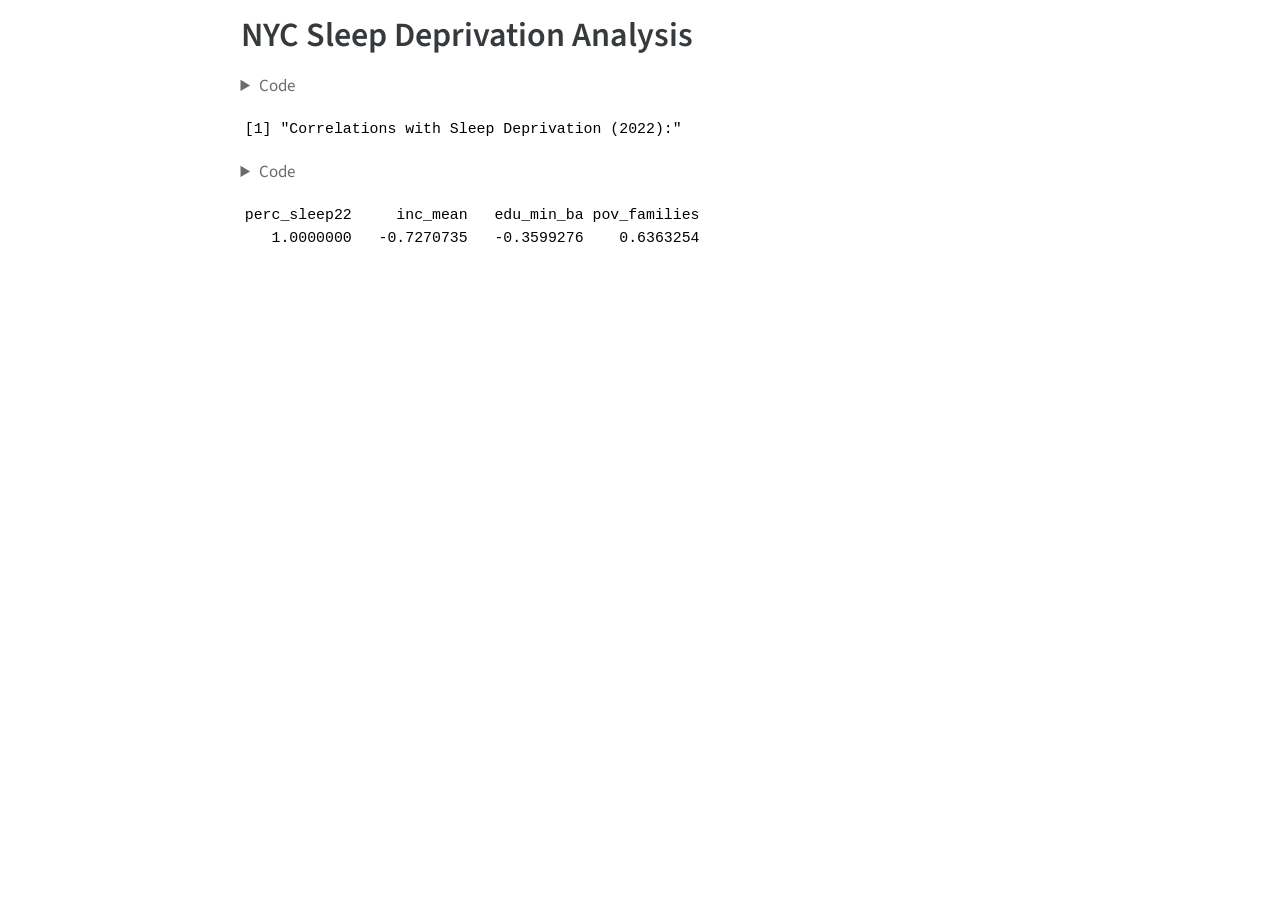
<file: scripts/archives/sleep_analysis.html>
<!DOCTYPE html>
<html xmlns="http://www.w3.org/1999/xhtml" lang="en" xml:lang="en"><head>

<meta charset="utf-8">
<meta name="generator" content="quarto-1.5.57">

<meta name="viewport" content="width=device-width, initial-scale=1.0, user-scalable=yes">


<title>NYC Sleep Deprivation Analysis</title>
<style>
code{white-space: pre-wrap;}
span.smallcaps{font-variant: small-caps;}
div.columns{display: flex; gap: min(4vw, 1.5em);}
div.column{flex: auto; overflow-x: auto;}
div.hanging-indent{margin-left: 1.5em; text-indent: -1.5em;}
ul.task-list{list-style: none;}
ul.task-list li input[type="checkbox"] {
  width: 0.8em;
  margin: 0 0.8em 0.2em -1em; /* quarto-specific, see https://github.com/quarto-dev/quarto-cli/issues/4556 */ 
  vertical-align: middle;
}
/* CSS for syntax highlighting */
pre > code.sourceCode { white-space: pre; position: relative; }
pre > code.sourceCode > span { line-height: 1.25; }
pre > code.sourceCode > span:empty { height: 1.2em; }
.sourceCode { overflow: visible; }
code.sourceCode > span { color: inherit; text-decoration: inherit; }
div.sourceCode { margin: 1em 0; }
pre.sourceCode { margin: 0; }
@media screen {
div.sourceCode { overflow: auto; }
}
@media print {
pre > code.sourceCode { white-space: pre-wrap; }
pre > code.sourceCode > span { display: inline-block; text-indent: -5em; padding-left: 5em; }
}
pre.numberSource code
  { counter-reset: source-line 0; }
pre.numberSource code > span
  { position: relative; left: -4em; counter-increment: source-line; }
pre.numberSource code > span > a:first-child::before
  { content: counter(source-line);
    position: relative; left: -1em; text-align: right; vertical-align: baseline;
    border: none; display: inline-block;
    -webkit-touch-callout: none; -webkit-user-select: none;
    -khtml-user-select: none; -moz-user-select: none;
    -ms-user-select: none; user-select: none;
    padding: 0 4px; width: 4em;
  }
pre.numberSource { margin-left: 3em;  padding-left: 4px; }
div.sourceCode
  {   }
@media screen {
pre > code.sourceCode > span > a:first-child::before { text-decoration: underline; }
}
</style>


<script src="sleep_analysis_files/libs/clipboard/clipboard.min.js"></script>
<script src="sleep_analysis_files/libs/quarto-html/quarto.js"></script>
<script src="sleep_analysis_files/libs/quarto-html/popper.min.js"></script>
<script src="sleep_analysis_files/libs/quarto-html/tippy.umd.min.js"></script>
<script src="sleep_analysis_files/libs/quarto-html/anchor.min.js"></script>
<link href="sleep_analysis_files/libs/quarto-html/tippy.css" rel="stylesheet">
<link href="sleep_analysis_files/libs/quarto-html/quarto-syntax-highlighting.css" rel="stylesheet" id="quarto-text-highlighting-styles">
<script src="sleep_analysis_files/libs/bootstrap/bootstrap.min.js"></script>
<link href="sleep_analysis_files/libs/bootstrap/bootstrap-icons.css" rel="stylesheet">
<link href="sleep_analysis_files/libs/bootstrap/bootstrap.min.css" rel="stylesheet" id="quarto-bootstrap" data-mode="light">


</head>

<body class="fullcontent">

<div id="quarto-content" class="page-columns page-rows-contents page-layout-article">

<main class="content" id="quarto-document-content">

<header id="title-block-header" class="quarto-title-block default">
<div class="quarto-title">
<h1 class="title">NYC Sleep Deprivation Analysis</h1>
</div>



<div class="quarto-title-meta">

    
  
    
  </div>
  


</header>


<div class="cell">
<details class="code-fold">
<summary>Code</summary>
<div class="sourceCode cell-code" id="cb1"><pre class="sourceCode r code-with-copy"><code class="sourceCode r"><span id="cb1-1"><a href="#cb1-1" aria-hidden="true" tabindex="-1"></a><span class="co"># Load libraries</span></span>
<span id="cb1-2"><a href="#cb1-2" aria-hidden="true" tabindex="-1"></a><span class="fu">library</span>(sf)</span>
<span id="cb1-3"><a href="#cb1-3" aria-hidden="true" tabindex="-1"></a><span class="fu">library</span>(jsonlite)</span>
<span id="cb1-4"><a href="#cb1-4" aria-hidden="true" tabindex="-1"></a></span>
<span id="cb1-5"><a href="#cb1-5" aria-hidden="true" tabindex="-1"></a><span class="co"># Read and prepare data</span></span>
<span id="cb1-6"><a href="#cb1-6" aria-hidden="true" tabindex="-1"></a>sleep_data <span class="ot">&lt;-</span> <span class="fu">read.csv</span>(<span class="st">"sleep_health_final_dataset.csv"</span>)</span>
<span id="cb1-7"><a href="#cb1-7" aria-hidden="true" tabindex="-1"></a></span>
<span id="cb1-8"><a href="#cb1-8" aria-hidden="true" tabindex="-1"></a><span class="co"># Convert income to numeric</span></span>
<span id="cb1-9"><a href="#cb1-9" aria-hidden="true" tabindex="-1"></a>sleep_data<span class="sc">$</span>inc_mean <span class="ot">&lt;-</span> <span class="fu">as.numeric</span>(<span class="fu">gsub</span>(<span class="st">","</span>, <span class="st">""</span>, sleep_data<span class="sc">$</span>inc_mean))</span>
<span id="cb1-10"><a href="#cb1-10" aria-hidden="true" tabindex="-1"></a></span>
<span id="cb1-11"><a href="#cb1-11" aria-hidden="true" tabindex="-1"></a><span class="co"># Read shapefile and convert to GeoJSON</span></span>
<span id="cb1-12"><a href="#cb1-12" aria-hidden="true" tabindex="-1"></a>nyc_shapes <span class="ot">&lt;-</span> <span class="fu">st_read</span>(<span class="st">"sleep_health_geo_dataset.shp"</span>, <span class="at">quiet =</span> <span class="cn">TRUE</span>)</span>
<span id="cb1-13"><a href="#cb1-13" aria-hidden="true" tabindex="-1"></a><span class="fu">st_write</span>(nyc_shapes, <span class="st">"nyc_shapes.geojson"</span>, <span class="at">driver =</span> <span class="st">"GeoJSON"</span>, <span class="at">delete_dsn =</span> <span class="cn">TRUE</span>, </span>
<span id="cb1-14"><a href="#cb1-14" aria-hidden="true" tabindex="-1"></a>         <span class="at">quiet =</span> <span class="cn">TRUE</span>)</span>
<span id="cb1-15"><a href="#cb1-15" aria-hidden="true" tabindex="-1"></a></span>
<span id="cb1-16"><a href="#cb1-16" aria-hidden="true" tabindex="-1"></a><span class="co"># Create D3-ready JSON with selected variables</span></span>
<span id="cb1-17"><a href="#cb1-17" aria-hidden="true" tabindex="-1"></a>d3_data <span class="ot">&lt;-</span> <span class="fu">data.frame</span>(</span>
<span id="cb1-18"><a href="#cb1-18" aria-hidden="true" tabindex="-1"></a>    <span class="at">zipcode =</span> sleep_data<span class="sc">$</span>zcta5,</span>
<span id="cb1-19"><a href="#cb1-19" aria-hidden="true" tabindex="-1"></a>    <span class="at">borough =</span> sleep_data<span class="sc">$</span>borough,</span>
<span id="cb1-20"><a href="#cb1-20" aria-hidden="true" tabindex="-1"></a>    <span class="at">neighborhood =</span> sleep_data<span class="sc">$</span>neighborhood,</span>
<span id="cb1-21"><a href="#cb1-21" aria-hidden="true" tabindex="-1"></a>    <span class="at">sleep_deprivation =</span> sleep_data<span class="sc">$</span>perc_sleep22,</span>
<span id="cb1-22"><a href="#cb1-22" aria-hidden="true" tabindex="-1"></a>    <span class="at">median_income =</span> sleep_data<span class="sc">$</span>inc_mean,</span>
<span id="cb1-23"><a href="#cb1-23" aria-hidden="true" tabindex="-1"></a>    <span class="at">education_ba_plus =</span> sleep_data<span class="sc">$</span>edu_min_ba,</span>
<span id="cb1-24"><a href="#cb1-24" aria-hidden="true" tabindex="-1"></a>    <span class="at">poverty_rate =</span> sleep_data<span class="sc">$</span>pov_families</span>
<span id="cb1-25"><a href="#cb1-25" aria-hidden="true" tabindex="-1"></a>)</span>
<span id="cb1-26"><a href="#cb1-26" aria-hidden="true" tabindex="-1"></a></span>
<span id="cb1-27"><a href="#cb1-27" aria-hidden="true" tabindex="-1"></a><span class="co"># Save as JSON</span></span>
<span id="cb1-28"><a href="#cb1-28" aria-hidden="true" tabindex="-1"></a><span class="fu">write_json</span>(d3_data, <span class="st">"sleep_viz_data.json"</span>)</span>
<span id="cb1-29"><a href="#cb1-29" aria-hidden="true" tabindex="-1"></a></span>
<span id="cb1-30"><a href="#cb1-30" aria-hidden="true" tabindex="-1"></a><span class="co"># Calculate correlations</span></span>
<span id="cb1-31"><a href="#cb1-31" aria-hidden="true" tabindex="-1"></a>vars_to_correlate <span class="ot">&lt;-</span> <span class="fu">c</span>(<span class="st">"perc_sleep22"</span>, <span class="st">"inc_mean"</span>, <span class="st">"edu_min_ba"</span>, <span class="st">"pov_families"</span>)</span>
<span id="cb1-32"><a href="#cb1-32" aria-hidden="true" tabindex="-1"></a>cor_matrix <span class="ot">&lt;-</span> <span class="fu">cor</span>(sleep_data[vars_to_correlate], <span class="at">use=</span><span class="st">"complete.obs"</span>)</span>
<span id="cb1-33"><a href="#cb1-33" aria-hidden="true" tabindex="-1"></a><span class="fu">print</span>(<span class="st">"Correlations with Sleep Deprivation (2022):"</span>)</span></code><button title="Copy to Clipboard" class="code-copy-button"><i class="bi"></i></button></pre></div>
</details>
<div class="cell-output cell-output-stdout">
<pre><code>[1] "Correlations with Sleep Deprivation (2022):"</code></pre>
</div>
<details class="code-fold">
<summary>Code</summary>
<div class="sourceCode cell-code" id="cb3"><pre class="sourceCode r code-with-copy"><code class="sourceCode r"><span id="cb3-1"><a href="#cb3-1" aria-hidden="true" tabindex="-1"></a><span class="fu">print</span>(cor_matrix[<span class="dv">1</span>, ])</span></code><button title="Copy to Clipboard" class="code-copy-button"><i class="bi"></i></button></pre></div>
</details>
<div class="cell-output cell-output-stdout">
<pre><code>perc_sleep22     inc_mean   edu_min_ba pov_families 
   1.0000000   -0.7270735   -0.3599276    0.6363254 </code></pre>
</div>
</div>

</main>
<!-- /main column -->
<script id="quarto-html-after-body" type="application/javascript">
window.document.addEventListener("DOMContentLoaded", function (event) {
  const toggleBodyColorMode = (bsSheetEl) => {
    const mode = bsSheetEl.getAttribute("data-mode");
    const bodyEl = window.document.querySelector("body");
    if (mode === "dark") {
      bodyEl.classList.add("quarto-dark");
      bodyEl.classList.remove("quarto-light");
    } else {
      bodyEl.classList.add("quarto-light");
      bodyEl.classList.remove("quarto-dark");
    }
  }
  const toggleBodyColorPrimary = () => {
    const bsSheetEl = window.document.querySelector("link#quarto-bootstrap");
    if (bsSheetEl) {
      toggleBodyColorMode(bsSheetEl);
    }
  }
  toggleBodyColorPrimary();  
  const icon = "";
  const anchorJS = new window.AnchorJS();
  anchorJS.options = {
    placement: 'right',
    icon: icon
  };
  anchorJS.add('.anchored');
  const isCodeAnnotation = (el) => {
    for (const clz of el.classList) {
      if (clz.startsWith('code-annotation-')) {                     
        return true;
      }
    }
    return false;
  }
  const onCopySuccess = function(e) {
    // button target
    const button = e.trigger;
    // don't keep focus
    button.blur();
    // flash "checked"
    button.classList.add('code-copy-button-checked');
    var currentTitle = button.getAttribute("title");
    button.setAttribute("title", "Copied!");
    let tooltip;
    if (window.bootstrap) {
      button.setAttribute("data-bs-toggle", "tooltip");
      button.setAttribute("data-bs-placement", "left");
      button.setAttribute("data-bs-title", "Copied!");
      tooltip = new bootstrap.Tooltip(button, 
        { trigger: "manual", 
          customClass: "code-copy-button-tooltip",
          offset: [0, -8]});
      tooltip.show();    
    }
    setTimeout(function() {
      if (tooltip) {
        tooltip.hide();
        button.removeAttribute("data-bs-title");
        button.removeAttribute("data-bs-toggle");
        button.removeAttribute("data-bs-placement");
      }
      button.setAttribute("title", currentTitle);
      button.classList.remove('code-copy-button-checked');
    }, 1000);
    // clear code selection
    e.clearSelection();
  }
  const getTextToCopy = function(trigger) {
      const codeEl = trigger.previousElementSibling.cloneNode(true);
      for (const childEl of codeEl.children) {
        if (isCodeAnnotation(childEl)) {
          childEl.remove();
        }
      }
      return codeEl.innerText;
  }
  const clipboard = new window.ClipboardJS('.code-copy-button:not([data-in-quarto-modal])', {
    text: getTextToCopy
  });
  clipboard.on('success', onCopySuccess);
  if (window.document.getElementById('quarto-embedded-source-code-modal')) {
    // For code content inside modals, clipBoardJS needs to be initialized with a container option
    // TODO: Check when it could be a function (https://github.com/zenorocha/clipboard.js/issues/860)
    const clipboardModal = new window.ClipboardJS('.code-copy-button[data-in-quarto-modal]', {
      text: getTextToCopy,
      container: window.document.getElementById('quarto-embedded-source-code-modal')
    });
    clipboardModal.on('success', onCopySuccess);
  }
    var localhostRegex = new RegExp(/^(?:http|https):\/\/localhost\:?[0-9]*\//);
    var mailtoRegex = new RegExp(/^mailto:/);
      var filterRegex = new RegExp('/' + window.location.host + '/');
    var isInternal = (href) => {
        return filterRegex.test(href) || localhostRegex.test(href) || mailtoRegex.test(href);
    }
    // Inspect non-navigation links and adorn them if external
 	var links = window.document.querySelectorAll('a[href]:not(.nav-link):not(.navbar-brand):not(.toc-action):not(.sidebar-link):not(.sidebar-item-toggle):not(.pagination-link):not(.no-external):not([aria-hidden]):not(.dropdown-item):not(.quarto-navigation-tool):not(.about-link)');
    for (var i=0; i<links.length; i++) {
      const link = links[i];
      if (!isInternal(link.href)) {
        // undo the damage that might have been done by quarto-nav.js in the case of
        // links that we want to consider external
        if (link.dataset.originalHref !== undefined) {
          link.href = link.dataset.originalHref;
        }
      }
    }
  function tippyHover(el, contentFn, onTriggerFn, onUntriggerFn) {
    const config = {
      allowHTML: true,
      maxWidth: 500,
      delay: 100,
      arrow: false,
      appendTo: function(el) {
          return el.parentElement;
      },
      interactive: true,
      interactiveBorder: 10,
      theme: 'quarto',
      placement: 'bottom-start',
    };
    if (contentFn) {
      config.content = contentFn;
    }
    if (onTriggerFn) {
      config.onTrigger = onTriggerFn;
    }
    if (onUntriggerFn) {
      config.onUntrigger = onUntriggerFn;
    }
    window.tippy(el, config); 
  }
  const noterefs = window.document.querySelectorAll('a[role="doc-noteref"]');
  for (var i=0; i<noterefs.length; i++) {
    const ref = noterefs[i];
    tippyHover(ref, function() {
      // use id or data attribute instead here
      let href = ref.getAttribute('data-footnote-href') || ref.getAttribute('href');
      try { href = new URL(href).hash; } catch {}
      const id = href.replace(/^#\/?/, "");
      const note = window.document.getElementById(id);
      if (note) {
        return note.innerHTML;
      } else {
        return "";
      }
    });
  }
  const xrefs = window.document.querySelectorAll('a.quarto-xref');
  const processXRef = (id, note) => {
    // Strip column container classes
    const stripColumnClz = (el) => {
      el.classList.remove("page-full", "page-columns");
      if (el.children) {
        for (const child of el.children) {
          stripColumnClz(child);
        }
      }
    }
    stripColumnClz(note)
    if (id === null || id.startsWith('sec-')) {
      // Special case sections, only their first couple elements
      const container = document.createElement("div");
      if (note.children && note.children.length > 2) {
        container.appendChild(note.children[0].cloneNode(true));
        for (let i = 1; i < note.children.length; i++) {
          const child = note.children[i];
          if (child.tagName === "P" && child.innerText === "") {
            continue;
          } else {
            container.appendChild(child.cloneNode(true));
            break;
          }
        }
        if (window.Quarto?.typesetMath) {
          window.Quarto.typesetMath(container);
        }
        return container.innerHTML
      } else {
        if (window.Quarto?.typesetMath) {
          window.Quarto.typesetMath(note);
        }
        return note.innerHTML;
      }
    } else {
      // Remove any anchor links if they are present
      const anchorLink = note.querySelector('a.anchorjs-link');
      if (anchorLink) {
        anchorLink.remove();
      }
      if (window.Quarto?.typesetMath) {
        window.Quarto.typesetMath(note);
      }
      // TODO in 1.5, we should make sure this works without a callout special case
      if (note.classList.contains("callout")) {
        return note.outerHTML;
      } else {
        return note.innerHTML;
      }
    }
  }
  for (var i=0; i<xrefs.length; i++) {
    const xref = xrefs[i];
    tippyHover(xref, undefined, function(instance) {
      instance.disable();
      let url = xref.getAttribute('href');
      let hash = undefined; 
      if (url.startsWith('#')) {
        hash = url;
      } else {
        try { hash = new URL(url).hash; } catch {}
      }
      if (hash) {
        const id = hash.replace(/^#\/?/, "");
        const note = window.document.getElementById(id);
        if (note !== null) {
          try {
            const html = processXRef(id, note.cloneNode(true));
            instance.setContent(html);
          } finally {
            instance.enable();
            instance.show();
          }
        } else {
          // See if we can fetch this
          fetch(url.split('#')[0])
          .then(res => res.text())
          .then(html => {
            const parser = new DOMParser();
            const htmlDoc = parser.parseFromString(html, "text/html");
            const note = htmlDoc.getElementById(id);
            if (note !== null) {
              const html = processXRef(id, note);
              instance.setContent(html);
            } 
          }).finally(() => {
            instance.enable();
            instance.show();
          });
        }
      } else {
        // See if we can fetch a full url (with no hash to target)
        // This is a special case and we should probably do some content thinning / targeting
        fetch(url)
        .then(res => res.text())
        .then(html => {
          const parser = new DOMParser();
          const htmlDoc = parser.parseFromString(html, "text/html");
          const note = htmlDoc.querySelector('main.content');
          if (note !== null) {
            // This should only happen for chapter cross references
            // (since there is no id in the URL)
            // remove the first header
            if (note.children.length > 0 && note.children[0].tagName === "HEADER") {
              note.children[0].remove();
            }
            const html = processXRef(null, note);
            instance.setContent(html);
          } 
        }).finally(() => {
          instance.enable();
          instance.show();
        });
      }
    }, function(instance) {
    });
  }
      let selectedAnnoteEl;
      const selectorForAnnotation = ( cell, annotation) => {
        let cellAttr = 'data-code-cell="' + cell + '"';
        let lineAttr = 'data-code-annotation="' +  annotation + '"';
        const selector = 'span[' + cellAttr + '][' + lineAttr + ']';
        return selector;
      }
      const selectCodeLines = (annoteEl) => {
        const doc = window.document;
        const targetCell = annoteEl.getAttribute("data-target-cell");
        const targetAnnotation = annoteEl.getAttribute("data-target-annotation");
        const annoteSpan = window.document.querySelector(selectorForAnnotation(targetCell, targetAnnotation));
        const lines = annoteSpan.getAttribute("data-code-lines").split(",");
        const lineIds = lines.map((line) => {
          return targetCell + "-" + line;
        })
        let top = null;
        let height = null;
        let parent = null;
        if (lineIds.length > 0) {
            //compute the position of the single el (top and bottom and make a div)
            const el = window.document.getElementById(lineIds[0]);
            top = el.offsetTop;
            height = el.offsetHeight;
            parent = el.parentElement.parentElement;
          if (lineIds.length > 1) {
            const lastEl = window.document.getElementById(lineIds[lineIds.length - 1]);
            const bottom = lastEl.offsetTop + lastEl.offsetHeight;
            height = bottom - top;
          }
          if (top !== null && height !== null && parent !== null) {
            // cook up a div (if necessary) and position it 
            let div = window.document.getElementById("code-annotation-line-highlight");
            if (div === null) {
              div = window.document.createElement("div");
              div.setAttribute("id", "code-annotation-line-highlight");
              div.style.position = 'absolute';
              parent.appendChild(div);
            }
            div.style.top = top - 2 + "px";
            div.style.height = height + 4 + "px";
            div.style.left = 0;
            let gutterDiv = window.document.getElementById("code-annotation-line-highlight-gutter");
            if (gutterDiv === null) {
              gutterDiv = window.document.createElement("div");
              gutterDiv.setAttribute("id", "code-annotation-line-highlight-gutter");
              gutterDiv.style.position = 'absolute';
              const codeCell = window.document.getElementById(targetCell);
              const gutter = codeCell.querySelector('.code-annotation-gutter');
              gutter.appendChild(gutterDiv);
            }
            gutterDiv.style.top = top - 2 + "px";
            gutterDiv.style.height = height + 4 + "px";
          }
          selectedAnnoteEl = annoteEl;
        }
      };
      const unselectCodeLines = () => {
        const elementsIds = ["code-annotation-line-highlight", "code-annotation-line-highlight-gutter"];
        elementsIds.forEach((elId) => {
          const div = window.document.getElementById(elId);
          if (div) {
            div.remove();
          }
        });
        selectedAnnoteEl = undefined;
      };
        // Handle positioning of the toggle
    window.addEventListener(
      "resize",
      throttle(() => {
        elRect = undefined;
        if (selectedAnnoteEl) {
          selectCodeLines(selectedAnnoteEl);
        }
      }, 10)
    );
    function throttle(fn, ms) {
    let throttle = false;
    let timer;
      return (...args) => {
        if(!throttle) { // first call gets through
            fn.apply(this, args);
            throttle = true;
        } else { // all the others get throttled
            if(timer) clearTimeout(timer); // cancel #2
            timer = setTimeout(() => {
              fn.apply(this, args);
              timer = throttle = false;
            }, ms);
        }
      };
    }
      // Attach click handler to the DT
      const annoteDls = window.document.querySelectorAll('dt[data-target-cell]');
      for (const annoteDlNode of annoteDls) {
        annoteDlNode.addEventListener('click', (event) => {
          const clickedEl = event.target;
          if (clickedEl !== selectedAnnoteEl) {
            unselectCodeLines();
            const activeEl = window.document.querySelector('dt[data-target-cell].code-annotation-active');
            if (activeEl) {
              activeEl.classList.remove('code-annotation-active');
            }
            selectCodeLines(clickedEl);
            clickedEl.classList.add('code-annotation-active');
          } else {
            // Unselect the line
            unselectCodeLines();
            clickedEl.classList.remove('code-annotation-active');
          }
        });
      }
  const findCites = (el) => {
    const parentEl = el.parentElement;
    if (parentEl) {
      const cites = parentEl.dataset.cites;
      if (cites) {
        return {
          el,
          cites: cites.split(' ')
        };
      } else {
        return findCites(el.parentElement)
      }
    } else {
      return undefined;
    }
  };
  var bibliorefs = window.document.querySelectorAll('a[role="doc-biblioref"]');
  for (var i=0; i<bibliorefs.length; i++) {
    const ref = bibliorefs[i];
    const citeInfo = findCites(ref);
    if (citeInfo) {
      tippyHover(citeInfo.el, function() {
        var popup = window.document.createElement('div');
        citeInfo.cites.forEach(function(cite) {
          var citeDiv = window.document.createElement('div');
          citeDiv.classList.add('hanging-indent');
          citeDiv.classList.add('csl-entry');
          var biblioDiv = window.document.getElementById('ref-' + cite);
          if (biblioDiv) {
            citeDiv.innerHTML = biblioDiv.innerHTML;
          }
          popup.appendChild(citeDiv);
        });
        return popup.innerHTML;
      });
    }
  }
});
</script>
</div> <!-- /content -->




</body></html>
</file>
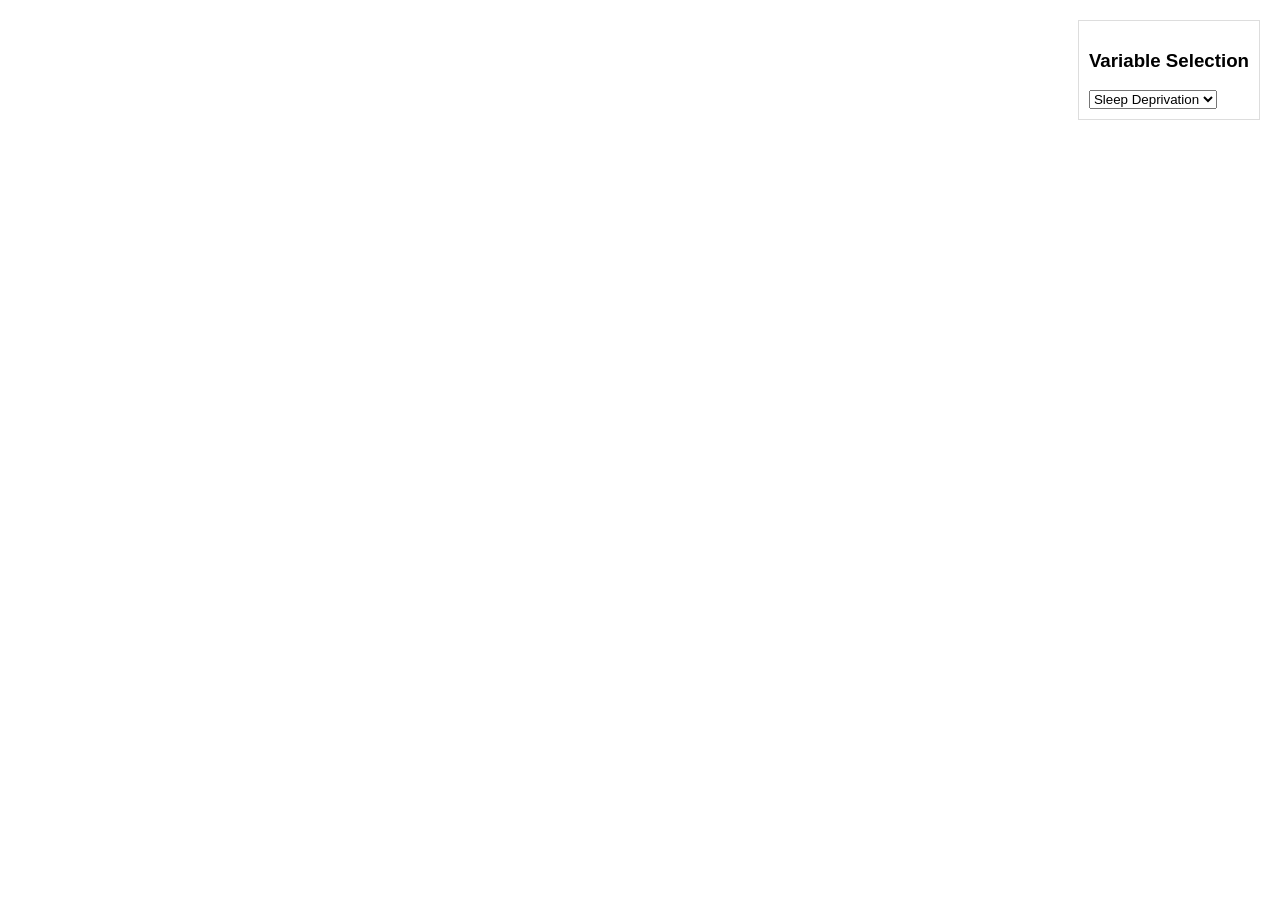
<file: scripts/archives/sleep_viz_THE GOLDEN ONE DO NOT DELETE.html>
<!DOCTYPE html>
<html>
    <head>
        <title>NYC Sleep Deprivation Interactive Map</title>
        <script src="https://d3js.org/d3.v7.min.js"></script>
        <script src="https://d3js.org/d3-scale-chromatic.v1.min.js"></script>
        <style>
            body {
                font-family: Arial, Helvetica, sans-serif;
            }
            
            .tooltip {
                position: absolute;
                background-color: white;
                padding: 10px;
                border: 1px solid #ddd;
                pointer-events: none;
                font-family: Arial, Helvetica, sans-serif;
            }
            
            .control-panel {
                position: absolute;
                top: 20px;
                right: 20px;
                background-color: white;
                padding: 10px;
                border: 1px solid #ddd;
                font-family: Arial, Helvetica, sans-serif;
            }
            
            select {
                font-family: Arial, Helvetica, sans-serif;
            }
        </style>
    </head>
    <body>
        <div id="map"></div>
        <div class="control-panel">
            <h3>Variable Selection</h3>
            <select id="variable-select">
                <option value="sleep_deprivation">Sleep Deprivation</option>
                <option value="median_income">Median Income</option>
                <option value="education_ba_plus">Education (BA+)</option>
                <option value="poverty_rate">Poverty Rate</option>
            </select>
        </div>
        <script src="sleep_viz.js"></script>
    </body>
</html>
</file>
<file: docs/site_libs/quarto-html/tippy.css>
.tippy-box[data-animation=fade][data-state=hidden]{opacity:0}[data-tippy-root]{max-width:calc(100vw - 10px)}.tippy-box{position:relative;background-color:#333;color:#fff;border-radius:4px;font-size:14px;line-height:1.4;white-space:normal;outline:0;transition-property:transform,visibility,opacity}.tippy-box[data-placement^=top]>.tippy-arrow{bottom:0}.tippy-box[data-placement^=top]>.tippy-arrow:before{bottom:-7px;left:0;border-width:8px 8px 0;border-top-color:initial;transform-origin:center top}.tippy-box[data-placement^=bottom]>.tippy-arrow{top:0}.tippy-box[data-placement^=bottom]>.tippy-arrow:before{top:-7px;left:0;border-width:0 8px 8px;border-bottom-color:initial;transform-origin:center bottom}.tippy-box[data-placement^=left]>.tippy-arrow{right:0}.tippy-box[data-placement^=left]>.tippy-arrow:before{border-width:8px 0 8px 8px;border-left-color:initial;right:-7px;transform-origin:center left}.tippy-box[data-placement^=right]>.tippy-arrow{left:0}.tippy-box[data-placement^=right]>.tippy-arrow:before{left:-7px;border-width:8px 8px 8px 0;border-right-color:initial;transform-origin:center right}.tippy-box[data-inertia][data-state=visible]{transition-timing-function:cubic-bezier(.54,1.5,.38,1.11)}.tippy-arrow{width:16px;height:16px;color:#333}.tippy-arrow:before{content:"";position:absolute;border-color:transparent;border-style:solid}.tippy-content{position:relative;padding:5px 9px;z-index:1}
</file>
<file: docs/site_libs/quarto-html/quarto-syntax-highlighting.css>
/* quarto syntax highlight colors */
:root {
  --quarto-hl-ot-color: #003B4F;
  --quarto-hl-at-color: #657422;
  --quarto-hl-ss-color: #20794D;
  --quarto-hl-an-color: #5E5E5E;
  --quarto-hl-fu-color: #4758AB;
  --quarto-hl-st-color: #20794D;
  --quarto-hl-cf-color: #003B4F;
  --quarto-hl-op-color: #5E5E5E;
  --quarto-hl-er-color: #AD0000;
  --quarto-hl-bn-color: #AD0000;
  --quarto-hl-al-color: #AD0000;
  --quarto-hl-va-color: #111111;
  --quarto-hl-bu-color: inherit;
  --quarto-hl-ex-color: inherit;
  --quarto-hl-pp-color: #AD0000;
  --quarto-hl-in-color: #5E5E5E;
  --quarto-hl-vs-color: #20794D;
  --quarto-hl-wa-color: #5E5E5E;
  --quarto-hl-do-color: #5E5E5E;
  --quarto-hl-im-color: #00769E;
  --quarto-hl-ch-color: #20794D;
  --quarto-hl-dt-color: #AD0000;
  --quarto-hl-fl-color: #AD0000;
  --quarto-hl-co-color: #5E5E5E;
  --quarto-hl-cv-color: #5E5E5E;
  --quarto-hl-cn-color: #8f5902;
  --quarto-hl-sc-color: #5E5E5E;
  --quarto-hl-dv-color: #AD0000;
  --quarto-hl-kw-color: #003B4F;
}

/* other quarto variables */
:root {
  --quarto-font-monospace: SFMono-Regular, Menlo, Monaco, Consolas, "Liberation Mono", "Courier New", monospace;
}

pre > code.sourceCode > span {
  color: #003B4F;
}

code span {
  color: #003B4F;
}

code.sourceCode > span {
  color: #003B4F;
}

div.sourceCode,
div.sourceCode pre.sourceCode {
  color: #003B4F;
}

code span.ot {
  color: #003B4F;
  font-style: inherit;
}

code span.at {
  color: #657422;
  font-style: inherit;
}

code span.ss {
  color: #20794D;
  font-style: inherit;
}

code span.an {
  color: #5E5E5E;
  font-style: inherit;
}

code span.fu {
  color: #4758AB;
  font-style: inherit;
}

code span.st {
  color: #20794D;
  font-style: inherit;
}

code span.cf {
  color: #003B4F;
  font-weight: bold;
  font-style: inherit;
}

code span.op {
  color: #5E5E5E;
  font-style: inherit;
}

code span.er {
  color: #AD0000;
  font-style: inherit;
}

code span.bn {
  color: #AD0000;
  font-style: inherit;
}

code span.al {
  color: #AD0000;
  font-style: inherit;
}

code span.va {
  color: #111111;
  font-style: inherit;
}

code span.bu {
  font-style: inherit;
}

code span.ex {
  font-style: inherit;
}

code span.pp {
  color: #AD0000;
  font-style: inherit;
}

code span.in {
  color: #5E5E5E;
  font-style: inherit;
}

code span.vs {
  color: #20794D;
  font-style: inherit;
}

code span.wa {
  color: #5E5E5E;
  font-style: italic;
}

code span.do {
  color: #5E5E5E;
  font-style: italic;
}

code span.im {
  color: #00769E;
  font-style: inherit;
}

code span.ch {
  color: #20794D;
  font-style: inherit;
}

code span.dt {
  color: #AD0000;
  font-style: inherit;
}

code span.fl {
  color: #AD0000;
  font-style: inherit;
}

code span.co {
  color: #5E5E5E;
  font-style: inherit;
}

code span.cv {
  color: #5E5E5E;
  font-style: italic;
}

code span.cn {
  color: #8f5902;
  font-style: inherit;
}

code span.sc {
  color: #5E5E5E;
  font-style: inherit;
}

code span.dv {
  color: #AD0000;
  font-style: inherit;
}

code span.kw {
  color: #003B4F;
  font-weight: bold;
  font-style: inherit;
}

.prevent-inlining {
  content: "</";
}

/*# sourceMappingURL=debc5d5d77c3f9108843748ff7464032.css.map */
</file>
<file: scripts/archives/sleep_analysis_files/libs/quarto-html/tippy.css>
.tippy-box[data-animation=fade][data-state=hidden]{opacity:0}[data-tippy-root]{max-width:calc(100vw - 10px)}.tippy-box{position:relative;background-color:#333;color:#fff;border-radius:4px;font-size:14px;line-height:1.4;white-space:normal;outline:0;transition-property:transform,visibility,opacity}.tippy-box[data-placement^=top]>.tippy-arrow{bottom:0}.tippy-box[data-placement^=top]>.tippy-arrow:before{bottom:-7px;left:0;border-width:8px 8px 0;border-top-color:initial;transform-origin:center top}.tippy-box[data-placement^=bottom]>.tippy-arrow{top:0}.tippy-box[data-placement^=bottom]>.tippy-arrow:before{top:-7px;left:0;border-width:0 8px 8px;border-bottom-color:initial;transform-origin:center bottom}.tippy-box[data-placement^=left]>.tippy-arrow{right:0}.tippy-box[data-placement^=left]>.tippy-arrow:before{border-width:8px 0 8px 8px;border-left-color:initial;right:-7px;transform-origin:center left}.tippy-box[data-placement^=right]>.tippy-arrow{left:0}.tippy-box[data-placement^=right]>.tippy-arrow:before{left:-7px;border-width:8px 8px 8px 0;border-right-color:initial;transform-origin:center right}.tippy-box[data-inertia][data-state=visible]{transition-timing-function:cubic-bezier(.54,1.5,.38,1.11)}.tippy-arrow{width:16px;height:16px;color:#333}.tippy-arrow:before{content:"";position:absolute;border-color:transparent;border-style:solid}.tippy-content{position:relative;padding:5px 9px;z-index:1}
</file>
<file: scripts/archives/sleep_analysis_files/libs/quarto-html/quarto-syntax-highlighting.css>
/* quarto syntax highlight colors */
:root {
  --quarto-hl-ot-color: #003B4F;
  --quarto-hl-at-color: #657422;
  --quarto-hl-ss-color: #20794D;
  --quarto-hl-an-color: #5E5E5E;
  --quarto-hl-fu-color: #4758AB;
  --quarto-hl-st-color: #20794D;
  --quarto-hl-cf-color: #003B4F;
  --quarto-hl-op-color: #5E5E5E;
  --quarto-hl-er-color: #AD0000;
  --quarto-hl-bn-color: #AD0000;
  --quarto-hl-al-color: #AD0000;
  --quarto-hl-va-color: #111111;
  --quarto-hl-bu-color: inherit;
  --quarto-hl-ex-color: inherit;
  --quarto-hl-pp-color: #AD0000;
  --quarto-hl-in-color: #5E5E5E;
  --quarto-hl-vs-color: #20794D;
  --quarto-hl-wa-color: #5E5E5E;
  --quarto-hl-do-color: #5E5E5E;
  --quarto-hl-im-color: #00769E;
  --quarto-hl-ch-color: #20794D;
  --quarto-hl-dt-color: #AD0000;
  --quarto-hl-fl-color: #AD0000;
  --quarto-hl-co-color: #5E5E5E;
  --quarto-hl-cv-color: #5E5E5E;
  --quarto-hl-cn-color: #8f5902;
  --quarto-hl-sc-color: #5E5E5E;
  --quarto-hl-dv-color: #AD0000;
  --quarto-hl-kw-color: #003B4F;
}

/* other quarto variables */
:root {
  --quarto-font-monospace: SFMono-Regular, Menlo, Monaco, Consolas, "Liberation Mono", "Courier New", monospace;
}

pre > code.sourceCode > span {
  color: #003B4F;
}

code span {
  color: #003B4F;
}

code.sourceCode > span {
  color: #003B4F;
}

div.sourceCode,
div.sourceCode pre.sourceCode {
  color: #003B4F;
}

code span.ot {
  color: #003B4F;
  font-style: inherit;
}

code span.at {
  color: #657422;
  font-style: inherit;
}

code span.ss {
  color: #20794D;
  font-style: inherit;
}

code span.an {
  color: #5E5E5E;
  font-style: inherit;
}

code span.fu {
  color: #4758AB;
  font-style: inherit;
}

code span.st {
  color: #20794D;
  font-style: inherit;
}

code span.cf {
  color: #003B4F;
  font-weight: bold;
  font-style: inherit;
}

code span.op {
  color: #5E5E5E;
  font-style: inherit;
}

code span.er {
  color: #AD0000;
  font-style: inherit;
}

code span.bn {
  color: #AD0000;
  font-style: inherit;
}

code span.al {
  color: #AD0000;
  font-style: inherit;
}

code span.va {
  color: #111111;
  font-style: inherit;
}

code span.bu {
  font-style: inherit;
}

code span.ex {
  font-style: inherit;
}

code span.pp {
  color: #AD0000;
  font-style: inherit;
}

code span.in {
  color: #5E5E5E;
  font-style: inherit;
}

code span.vs {
  color: #20794D;
  font-style: inherit;
}

code span.wa {
  color: #5E5E5E;
  font-style: italic;
}

code span.do {
  color: #5E5E5E;
  font-style: italic;
}

code span.im {
  color: #00769E;
  font-style: inherit;
}

code span.ch {
  color: #20794D;
  font-style: inherit;
}

code span.dt {
  color: #AD0000;
  font-style: inherit;
}

code span.fl {
  color: #AD0000;
  font-style: inherit;
}

code span.co {
  color: #5E5E5E;
  font-style: inherit;
}

code span.cv {
  color: #5E5E5E;
  font-style: italic;
}

code span.cn {
  color: #8f5902;
  font-style: inherit;
}

code span.sc {
  color: #5E5E5E;
  font-style: inherit;
}

code span.dv {
  color: #AD0000;
  font-style: inherit;
}

code span.kw {
  color: #003B4F;
  font-weight: bold;
  font-style: inherit;
}

.prevent-inlining {
  content: "</";
}

/*# sourceMappingURL=debc5d5d77c3f9108843748ff7464032.css.map */
</file>
